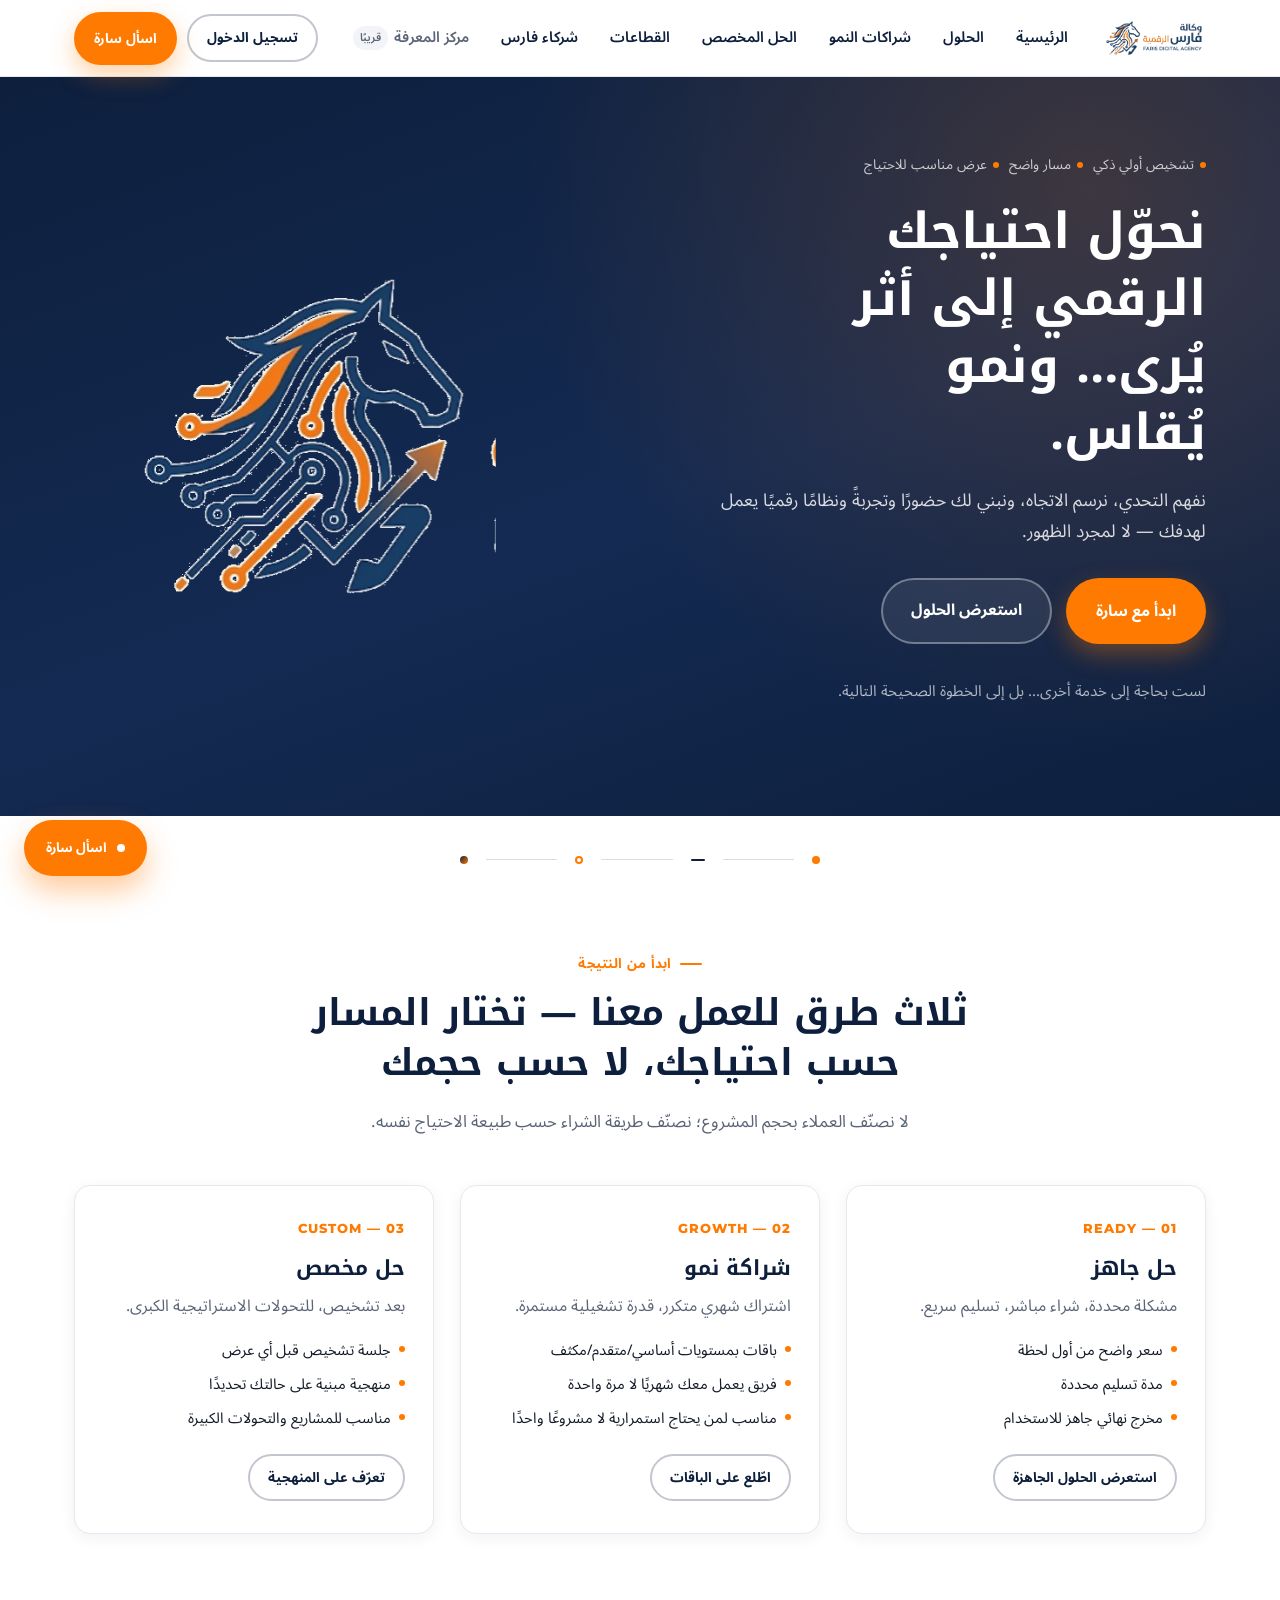
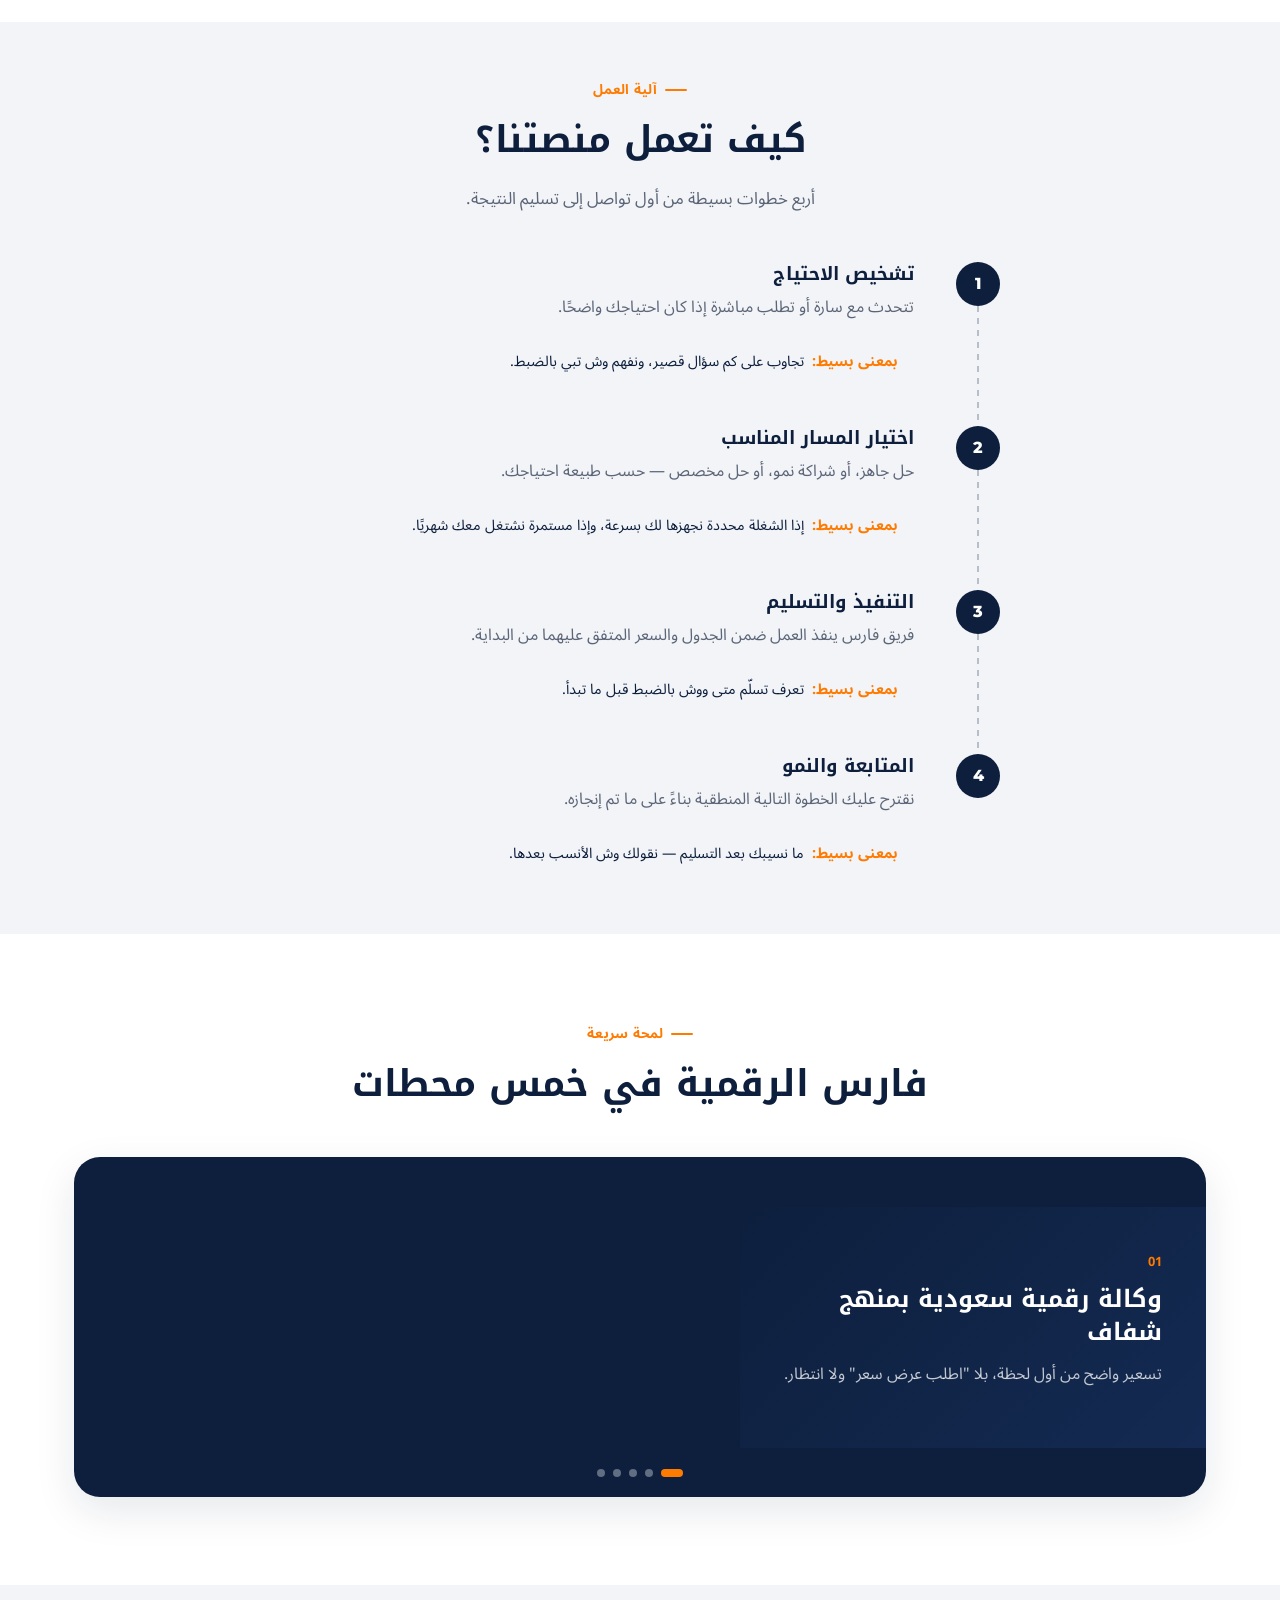
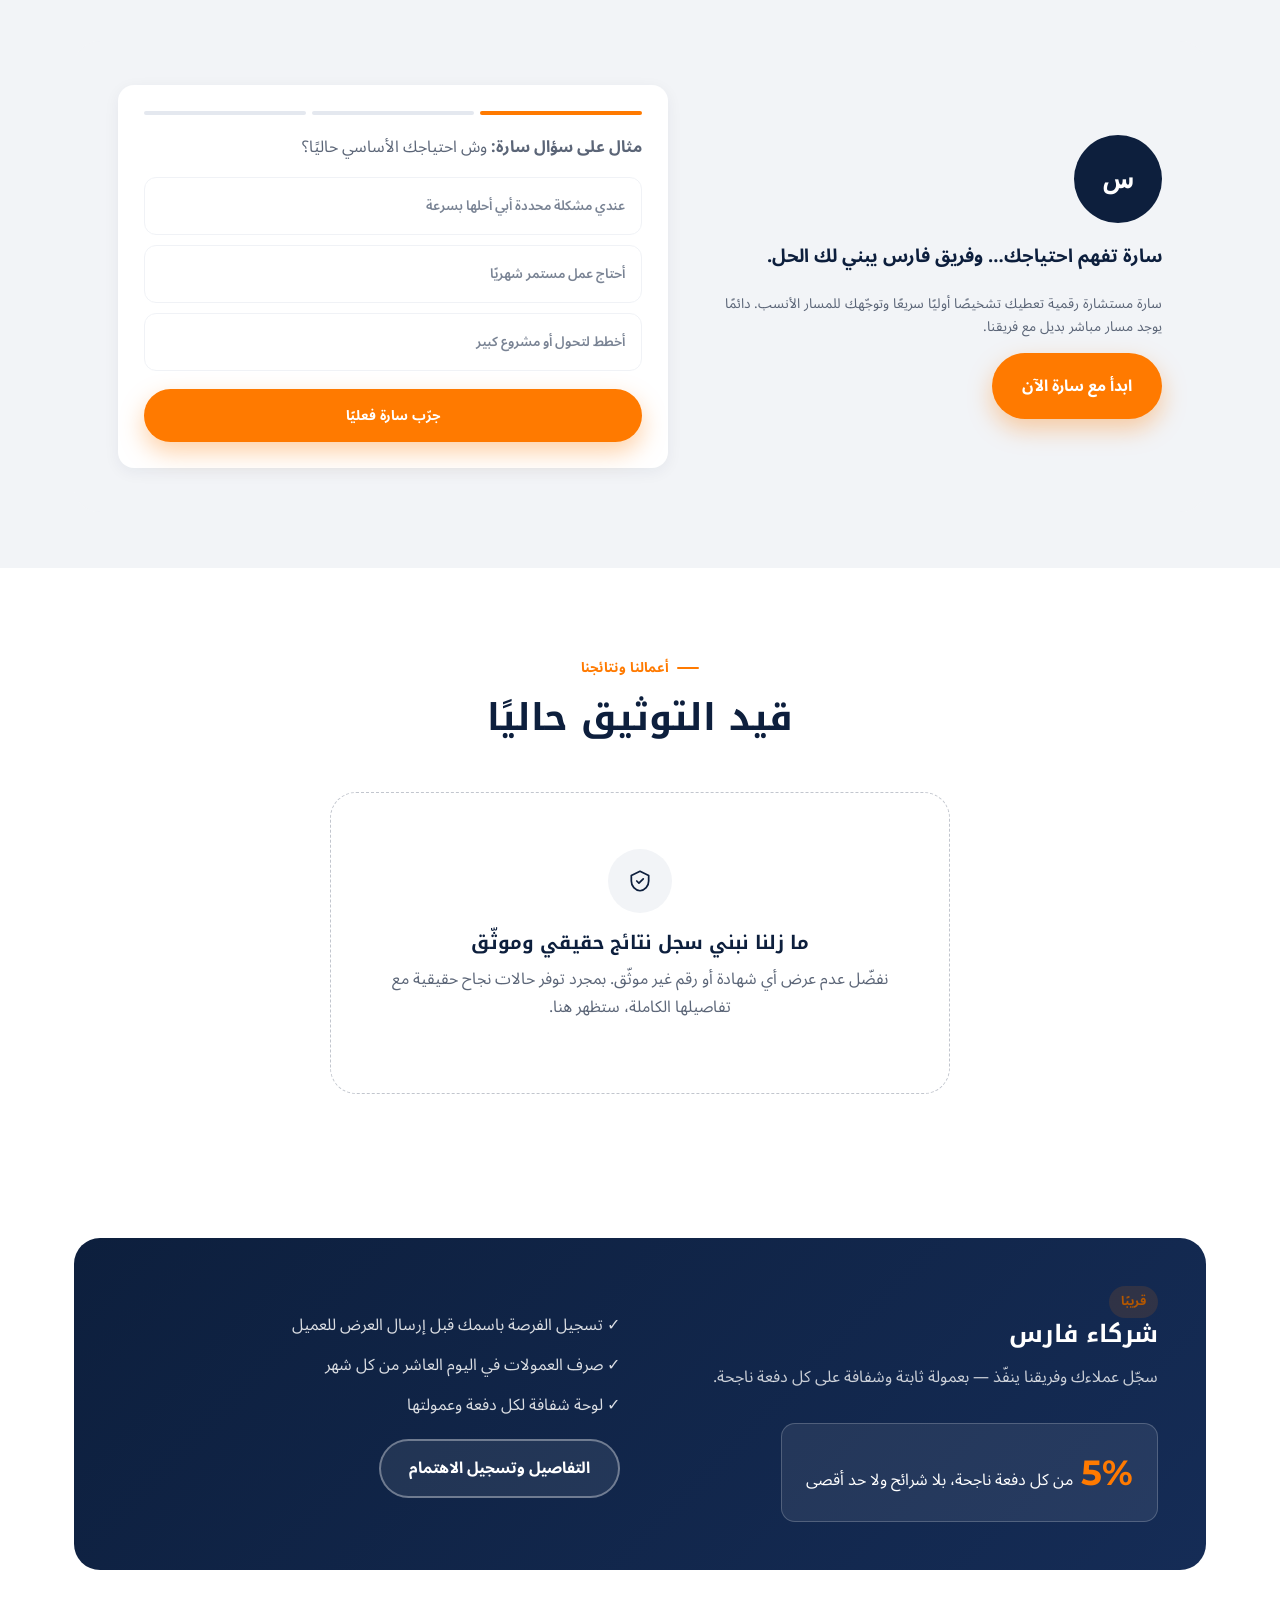
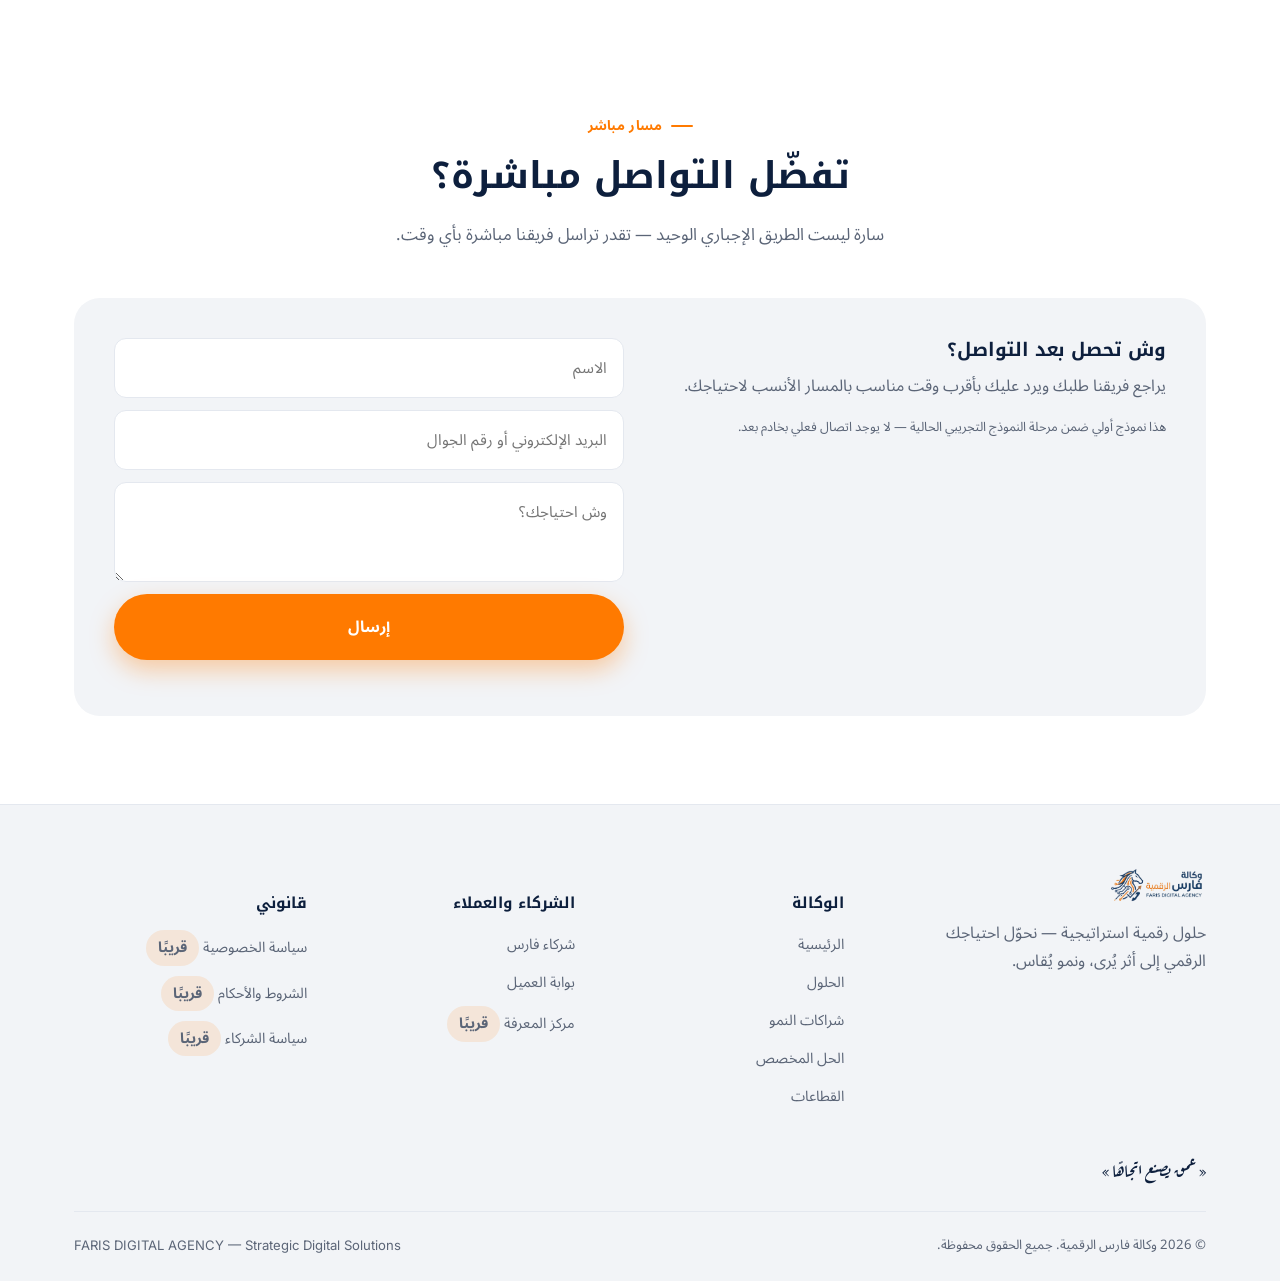
<file: index.html>
<title>وكالة فارس الرقمية | FARIS DIGITAL AGENCY</title>
<meta charset="UTF-8">
<meta name="viewport" content="width=device-width, initial-scale=1.0">
<meta name="description" content="وكالة فارس الرقمية — حلول رقمية استراتيجية. نحوّل احتياجك الرقمي إلى أثر يُرى… ونمو يُقاس.">
<link rel="icon" href="assets/logo/faris-icon.png" type="image/png">
<link rel="preconnect" href="https://fonts.googleapis.com">
<link rel="preconnect" href="https://fonts.gstatic.com" crossorigin>
<link href="https://fonts.googleapis.com/css2?family=Noto+Kufi+Arabic:wght@400;500;700;800&family=Noto+Sans+Arabic:wght@400;500;600;700&family=Montserrat:wght@700;800&family=Inter:wght@400;500;600&family=Aref+Ruqaa:wght@400;700&display=swap" rel="stylesheet">
<link rel="stylesheet" href="assets/css/style.css">

<body dir="rtl" lang="ar">

<header class="site-header">
  <div class="container">
    <a href="index.html" class="brand" aria-label="وكالة فارس الرقمية">
      <img src="assets/logo/faris-logo-full.png" alt="وكالة فارس الرقمية — FARIS DIGITAL AGENCY">
    </a>
    <nav class="main-nav">
      <ul>
        <li><a href="index.html">الرئيسية</a></li>
        <li><a href="solutions.html">الحلول</a></li>
        <li><a href="growth.html">شراكات النمو</a></li>
        <li><a href="custom.html">الحل المخصص</a></li>
        <li><a href="sectors.html">القطاعات</a></li>
        <li><a href="#partners">شركاء فارس</a></li>
        <li><span class="nav-soon">مركز المعرفة <em>قريبًا</em></span></li>
      </ul>
    </nav>
    <div class="header-actions">
      <a href="portal.html" class="btn btn-outline btn-sm">تسجيل الدخول</a>
      <button class="btn btn-primary btn-sm" data-sara-open>اسأل سارة</button>
      <button class="nav-toggle" aria-label="فتح القائمة" aria-expanded="false"><span></span><span></span><span></span></button>
    </div>
  </div>
</header>

<!-- ============ Hero ============ -->
<section class="hero">
  <div class="container hero-grid">
    <div>
      <div class="hero-trust">
        <span>تشخيص أولي ذكي</span><span>مسار واضح</span><span>عرض مناسب للاحتياج</span>
      </div>
      <h1>نحوّل احتياجك الرقمي إلى أثر يُرى… ونمو يُقاس.</h1>
      <p class="lead">نفهم التحدي، نرسم الاتجاه، ونبني لك حضورًا وتجربةً ونظامًا رقميًا يعمل لهدفك — لا لمجرد الظهور.</p>
      <div class="hero-ctas">
        <button class="btn btn-primary" data-sara-open>ابدأ مع سارة</button>
        <a href="solutions.html" class="btn btn-ghost-white">استعرض الحلول</a>
      </div>
      <p class="hero-closing">لست بحاجة إلى خدمة أخرى… بل إلى الخطوة الصحيحة التالية.</p>
    </div>
    <div class="hero-logo-wrap">
      <span class="speed-line l1"></span>
      <span class="speed-line l2"></span>
      <span class="speed-line l3"></span>
      <img class="hero-logo-img" src="assets/logo/faris-icon.png" alt="شعار وكالة فارس الرقمية">
    </div>
  </div>
</section>

<div class="container" style="padding-top:40px;">
  <div class="faris-divider" aria-hidden="true">
    <span class="fd-dot fd-1"></span><span class="fd-line"></span>
    <span class="fd-dot fd-2"></span><span class="fd-line"></span>
    <span class="fd-dot fd-3"></span><span class="fd-line"></span>
    <span class="fd-dot fd-4"></span>
  </div>
</div>

<!-- ============ 3 طرق العمل ============ -->
<section class="section" id="ways">
  <div class="container">
    <div class="section-head center">
      <span class="eyebrow">ابدأ من النتيجة</span>
      <h2>ثلاث طرق للعمل معنا — تختار المسار حسب احتياجك، لا حسب حجمك</h2>
      <p>لا نصنّف العملاء بحجم المشروع؛ نصنّف طريقة الشراء حسب طبيعة الاحتياج نفسه.</p>
    </div>
    <div class="ways-grid">
      <div class="way-card reveal">
        <span class="way-num">01 — READY</span>
        <h3>حل جاهز</h3>
        <p class="way-desc">مشكلة محددة، شراء مباشر، تسليم سريع.</p>
        <ul>
          <li>سعر واضح من أول لحظة</li>
          <li>مدة تسليم محددة</li>
          <li>مخرج نهائي جاهز للاستخدام</li>
        </ul>
        <a href="solutions.html" class="btn btn-outline btn-sm">استعرض الحلول الجاهزة</a>
      </div>
      <div class="way-card reveal">
        <span class="way-num">02 — GROWTH</span>
        <h3>شراكة نمو</h3>
        <p class="way-desc">اشتراك شهري متكرر، قدرة تشغيلية مستمرة.</p>
        <ul>
          <li>باقات بمستويات أساسي/متقدم/مكثف</li>
          <li>فريق يعمل معك شهريًا لا مرة واحدة</li>
          <li>مناسب لمن يحتاج استمرارية لا مشروعًا واحدًا</li>
        </ul>
        <a href="growth.html" class="btn btn-outline btn-sm">اطّلع على الباقات</a>
      </div>
      <div class="way-card reveal">
        <span class="way-num">03 — CUSTOM</span>
        <h3>حل مخصص</h3>
        <p class="way-desc">بعد تشخيص، للتحولات الاستراتيجية الكبرى.</p>
        <ul>
          <li>جلسة تشخيص قبل أي عرض</li>
          <li>منهجية مبنية على حالتك تحديدًا</li>
          <li>مناسب للمشاريع والتحولات الكبيرة</li>
        </ul>
        <a href="custom.html" class="btn btn-outline btn-sm">تعرّف على المنهجية</a>
      </div>
    </div>
  </div>
</section>

<!-- ============ كيف تعمل منصتنا ============ -->
<section class="section section-tight" style="background:var(--gray-light);" id="how">
  <div class="container">
    <div class="section-head center">
      <span class="eyebrow">آلية العمل</span>
      <h2>كيف تعمل منصتنا؟</h2>
      <p>أربع خطوات بسيطة من أول تواصل إلى تسليم النتيجة.</p>
    </div>
    <div class="ladder" style="max-width:720px;margin:0 auto;">
      <div class="ladder-step reveal">
        <div class="ladder-body">
          <h4>تشخيص الاحتياج</h4>
          <p>تتحدث مع سارة أو تطلب مباشرة إذا كان احتياجك واضحًا.</p>
          <div class="ladder-simple"><b>بمعنى بسيط:</b> تجاوب على كم سؤال قصير، ونفهم وش تبي بالضبط.</div>
        </div>
      </div>
      <div class="ladder-step reveal">
        <div class="ladder-body">
          <h4>اختيار المسار المناسب</h4>
          <p>حل جاهز، أو شراكة نمو، أو حل مخصص — حسب طبيعة احتياجك.</p>
          <div class="ladder-simple"><b>بمعنى بسيط:</b> إذا الشغلة محددة نجهزها لك بسرعة، وإذا مستمرة نشتغل معك شهريًا.</div>
        </div>
      </div>
      <div class="ladder-step reveal">
        <div class="ladder-body">
          <h4>التنفيذ والتسليم</h4>
          <p>فريق فارس ينفذ العمل ضمن الجدول والسعر المتفق عليهما من البداية.</p>
          <div class="ladder-simple"><b>بمعنى بسيط:</b> تعرف تسلّم متى ووش بالضبط قبل ما تبدأ.</div>
        </div>
      </div>
      <div class="ladder-step reveal">
        <div class="ladder-body">
          <h4>المتابعة والنمو</h4>
          <p>نقترح عليك الخطوة التالية المنطقية بناءً على ما تم إنجازه.</p>
          <div class="ladder-simple"><b>بمعنى بسيط:</b> ما نسيبك بعد التسليم — نقولك وش الأنسب بعدها.</div>
        </div>
      </div>
    </div>
  </div>
</section>

<!-- ============ Showreel ============ -->
<section class="section" id="showreel">
  <div class="container">
    <div class="section-head center">
      <span class="eyebrow">لمحة سريعة</span>
      <h2>فارس الرقمية في خمس محطات</h2>
    </div>
    <div class="showreel reveal">
      <div class="showreel-scene active">
        <div>
          <span class="scene-tag">01</span>
          <h3>وكالة رقمية سعودية بمنهج شفاف</h3>
          <p>تسعير واضح من أول لحظة، بلا "اطلب عرض سعر" ولا انتظار.</p>
        </div>
      </div>
      <div class="showreel-scene">
        <div>
          <span class="scene-tag">02</span>
          <h3>96 خدمة عبر 12 مسارًا</h3>
          <p>من الهوية البصرية إلى المواقع والمتاجر والأتمتة والمحتوى والتدريب.</p>
        </div>
      </div>
      <div class="showreel-scene">
        <div>
          <span class="scene-tag">03</span>
          <h3>ثلاث طرق للعمل، لا فئة واحدة تناسب الجميع</h3>
          <p>حل جاهز لتسليم سريع، شراكة نمو لاستمرارية شهرية، حل مخصص للتحولات الكبرى.</p>
        </div>
      </div>
      <div class="showreel-scene">
        <div>
          <span class="scene-tag">04</span>
          <h3>سارة تفهم احتياجك</h3>
          <p>مستشارة رقمية توجّهك للمسار الأنسب خلال دقيقة، مع مسار مباشر بديل دائمًا.</p>
        </div>
      </div>
      <div class="showreel-scene">
        <div>
          <span class="scene-tag">05</span>
          <h3>عمق يصنع اتجاهًا</h3>
          <p>لا نبيعك خدمة أخرى؛ نبني معك الخطوة الصحيحة التالية.</p>
        </div>
      </div>
      <div class="showreel-dots"></div>
    </div>
  </div>
</section>

<!-- ============ سارة ============ -->
<section class="section section-tight" style="background:var(--gray-light);" id="sara">
  <div class="container">
    <div class="sara-panel reveal">
      <div>
        <div class="sara-avatar">س</div>
        <p class="sara-quote">سارة تفهم احتياجك… وفريق فارس يبني لك الحل.</p>
        <p class="sara-note">سارة مستشارة رقمية تعطيك تشخيصًا أوليًا سريعًا وتوجّهك للمسار الأنسب. دائمًا يوجد مسار مباشر بديل مع فريقنا.</p>
        <button class="btn btn-primary" data-sara-open>ابدأ مع سارة الآن</button>
      </div>
      <div class="sara-demo">
        <div class="sara-progress"><span class="done"></span><span></span><span></span></div>
        <p><strong>مثال على سؤال سارة:</strong> وش احتياجك الأساسي حاليًا؟</p>
        <div class="sara-options" aria-hidden="true">
          <button type="button" tabindex="-1" disabled>عندي مشكلة محددة أبي أحلها بسرعة</button>
          <button type="button" tabindex="-1" disabled>أحتاج عمل مستمر شهريًا</button>
          <button type="button" tabindex="-1" disabled>أخطط لتحول أو مشروع كبير</button>
        </div>
        <button class="btn btn-primary btn-sm" style="margin-top:18px;width:100%;" data-sara-open>جرّب سارة فعليًا</button>
      </div>
    </div>
  </div>
</section>

<!-- ============ أعمالنا ونتائجنا (حالة فارغة صادقة) ============ -->
<section class="section" id="results">
  <div class="container">
    <div class="section-head center">
      <span class="eyebrow">أعمالنا ونتائجنا</span>
      <h2>قيد التوثيق حاليًا</h2>
    </div>
    <div class="empty-state reveal">
      <div class="icon-circle">
        <svg width="26" height="26" viewBox="0 0 24 24" fill="none"><path d="M9 12l2 2 4-4M12 3l8 4v5c0 5-3.5 8.5-8 9-4.5-.5-8-4-8-9V7l8-4Z" stroke="#0D1F3D" stroke-width="1.6" stroke-linecap="round" stroke-linejoin="round"/></svg>
      </div>
      <h3>ما زلنا نبني سجل نتائج حقيقي وموثّق</h3>
      <p>نفضّل عدم عرض أي شهادة أو رقم غير موثّق. بمجرد توفر حالات نجاح حقيقية مع تفاصيلها الكاملة، ستظهر هنا.</p>
    </div>
  </div>
</section>

<!-- ============ شركاء فارس ============ -->
<section class="section section-tight" id="partners">
  <div class="container">
    <div class="partners-panel reveal">
      <div>
        <span class="badge badge-soon">قريبًا</span>
        <h2 style="color:#fff;">شركاء فارس</h2>
        <p>سجّل عملاءك وفريقنا ينفّذ — بعمولة ثابتة وشفافة على كل دفعة ناجحة.</p>
        <div class="commission-tag">
          <b>5%</b>
          <span>من كل دفعة ناجحة، بلا شرائح ولا حد أقصى</span>
        </div>
      </div>
      <div>
        <ul style="display:flex;flex-direction:column;gap:12px;color:rgba(255,255,255,.85);">
          <li>✓ تسجيل الفرصة باسمك قبل إرسال العرض للعميل</li>
          <li>✓ صرف العمولات في اليوم العاشر من كل شهر</li>
          <li>✓ لوحة شفافة لكل دفعة وعمولتها</li>
        </ul>
        <a href="partners.html" class="btn btn-ghost-white" style="margin-top:20px;">التفاصيل وتسجيل الاهتمام</a>
      </div>
    </div>
  </div>
</section>

<!-- ============ تواصل مباشر (مسار بديل لسارة) ============ -->
<section class="section" id="contact">
  <div class="container">
    <div class="section-head center">
      <span class="eyebrow">مسار مباشر</span>
      <h2>تفضّل التواصل مباشرة؟</h2>
      <p>سارة ليست الطريق الإجباري الوحيد — تقدر تراسل فريقنا مباشرة بأي وقت.</p>
    </div>
    <div class="contact-box reveal">
      <div>
        <h3>وش تحصل بعد التواصل؟</h3>
        <p>يراجع فريقنا طلبك ويرد عليك بأقرب وقت مناسب بالمسار الأنسب لاحتياجك.</p>
        <p class="form-note">هذا نموذج أولي ضمن مرحلة النموذج التجريبي الحالية — لا يوجد اتصال فعلي بخادم بعد.</p>
      </div>
      <form id="contact-form" class="contact-form">
        <input type="text" placeholder="الاسم" required>
        <input type="text" placeholder="البريد الإلكتروني أو رقم الجوال" required>
        <textarea placeholder="وش احتياجك؟" required></textarea>
        <button type="submit" class="btn btn-primary">إرسال</button>
      </form>
    </div>
  </div>
</section>

<footer class="site-footer">
  <div class="container">
    <div class="footer-top">
      <div class="footer-brand">
        <img src="assets/logo/faris-logo-full.png" alt="وكالة فارس الرقمية">
        <p>حلول رقمية استراتيجية — نحوّل احتياجك الرقمي إلى أثر يُرى، ونمو يُقاس.</p>
      </div>
      <div class="footer-col">
        <h5>الوكالة</h5>
        <ul>
          <li><a href="index.html">الرئيسية</a></li>
          <li><a href="solutions.html">الحلول</a></li>
          <li><a href="growth.html">شراكات النمو</a></li>
          <li><a href="custom.html">الحل المخصص</a></li>
          <li><a href="sectors.html">القطاعات</a></li>
        </ul>
      </div>
      <div class="footer-col">
        <h5>الشركاء والعملاء</h5>
        <ul>
          <li><a href="#partners">شركاء فارس</a></li>
          <li><a href="portal.html">بوابة العميل</a></li>
          <li><span>مركز المعرفة <span class="badge badge-soon">قريبًا</span></span></li>
        </ul>
      </div>
      <div class="footer-col">
        <h5>قانوني</h5>
        <ul>
          <li><span>سياسة الخصوصية <span class="badge badge-soon">قريبًا</span></span></li>
          <li><span>الشروط والأحكام <span class="badge badge-soon">قريبًا</span></span></li>
          <li><span>سياسة الشركاء <span class="badge badge-soon">قريبًا</span></span></li>
        </ul>
      </div>
    </div>
    <p class="footer-tagline">« عمق يصنع اتجاهًا »</p>
    <div class="footer-bottom">
      <span>© <span data-year></span> وكالة فارس الرقمية. جميع الحقوق محفوظة.</span>
      <span class="en">FARIS DIGITAL AGENCY — Strategic Digital Solutions</span>
    </div>
  </div>
</footer>

<button class="sara-fab" data-sara-open aria-label="اسأل سارة">
  <span class="dot"></span> اسأل سارة
</button>

<div class="sara-modal-backdrop">
  <div class="sara-modal" role="dialog" aria-modal="true" aria-label="سارة — مستشارة فارس الرقمية">
    <button class="sara-modal-close" aria-label="إغلاق">×</button>
    <div class="sara-modal-header">
      <div class="sara-avatar">س</div>
      <div>
        <strong>سارة — مستشارة فارس الرقمية</strong><br>
        <small>سارة تفهم… وفارس يبني.</small>
      </div>
    </div>
    <div class="sara-prefill-box" hidden style="margin-bottom:14px;">
      <span class="badge">مهتم بـ: <span data-sara-prefill></span></span>
    </div>
    <div class="sara-progress"><span class="done"></span><span></span><span></span></div>
    <div class="sara-demo-step active" data-step="1">
      <p>وش احتياجك الأساسي حاليًا؟</p>
      <div class="sara-options" data-step="1">
        <button data-value="مشكلة محددة">عندي مشكلة محددة أبي أحلها بسرعة</button>
        <button data-value="قدرة تشغيلية مستمرة">أحتاج عمل مستمر شهريًا (محتوى، إدارة، دعم)</button>
        <button data-value="تحول استراتيجي كبير">أخطط لتحول أو مشروع كبير</button>
      </div>
    </div>
    <div class="sara-demo-step" data-step="2">
      <p>تمام، وأنسب وصف لتوقيتك؟</p>
      <div class="sara-options" data-step="2">
        <button data-value="عاجل">أحتاجه بأقرب وقت</button>
        <button data-value="مرن">عندي مرونة بالوقت</button>
      </div>
    </div>
    <div class="sara-demo-step" data-step="3">
      <div class="sara-result"></div>
      <button class="sara-restart">ابدأ من جديد</button>
    </div>
    <p class="sara-note" style="margin-top:18px;">هذا تشخيص أولي مبسّط لتوجيهك للمسار الأنسب فقط. <a href="#contact" onclick="document.querySelector('.sara-modal-backdrop').classList.remove('open')">أو تواصل مباشرة مع الفريق</a>.</p>
  </div>
</div>

<script src="assets/js/main.js"></script>
</body>
</file>
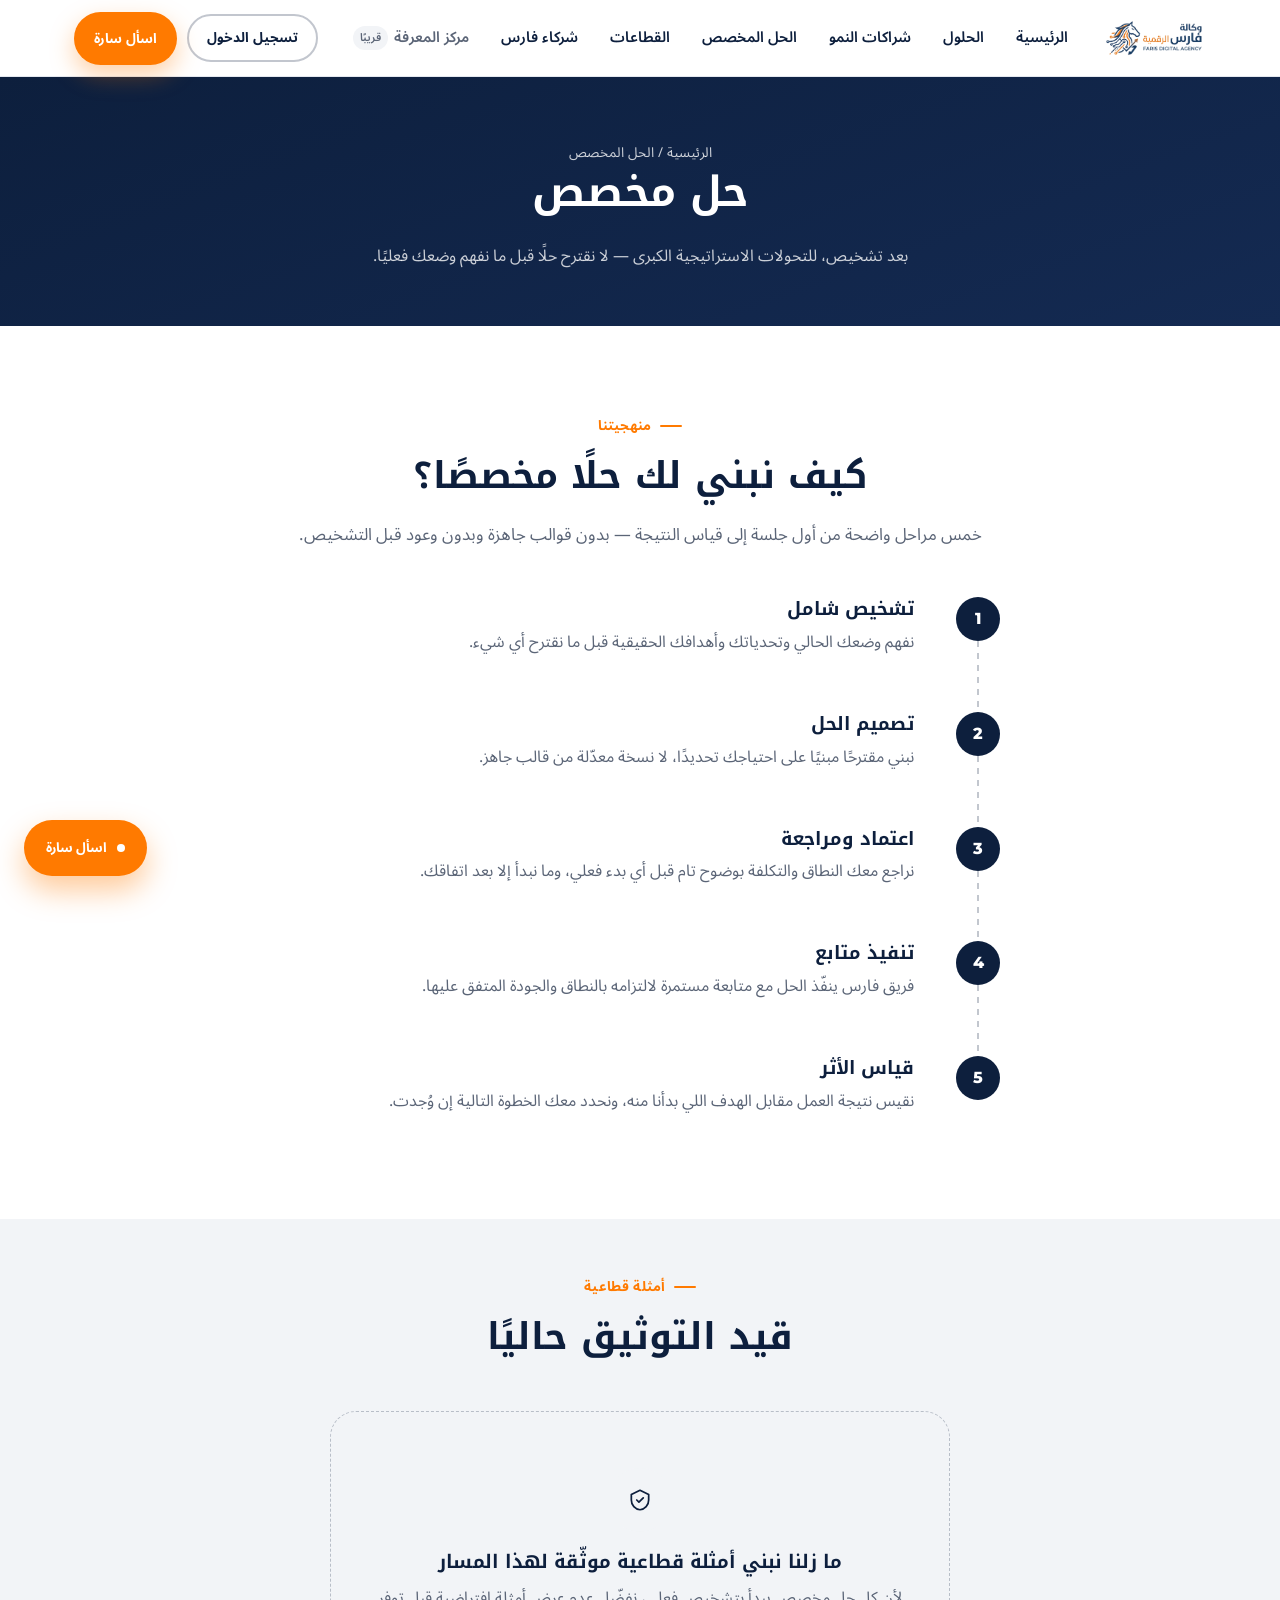
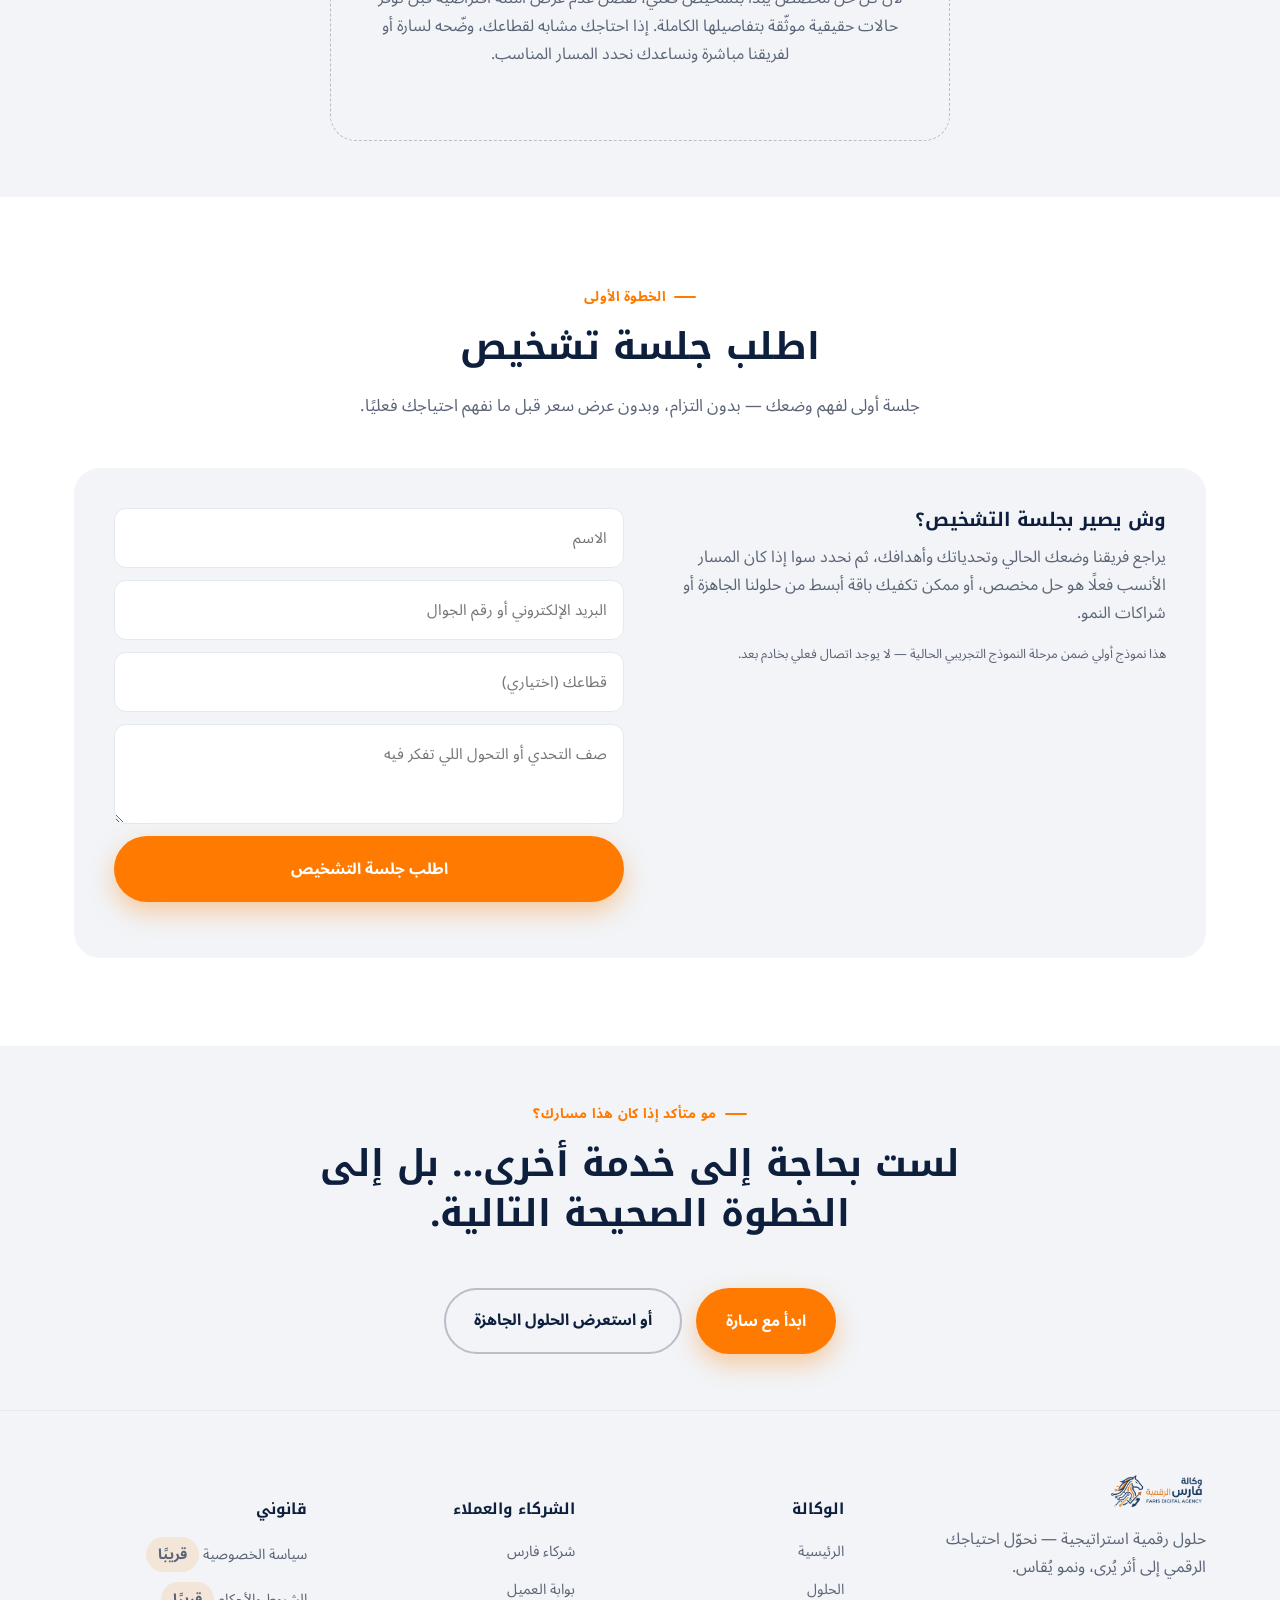
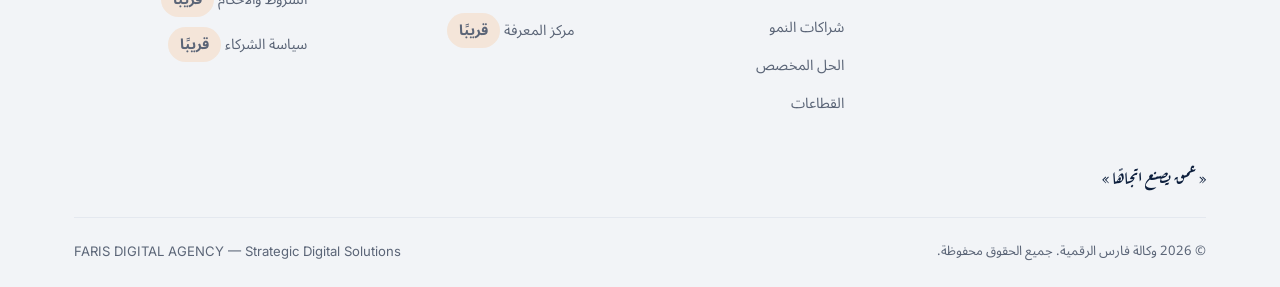
<file: custom.html>
<title>الحل المخصص | وكالة فارس الرقمية</title>
<meta charset="UTF-8">
<meta name="viewport" content="width=device-width, initial-scale=1.0">
<meta name="description" content="حل مخصص من وكالة فارس الرقمية — بعد تشخيص، للتحولات الاستراتيجية الكبرى. منهجية واضحة من التشخيص إلى قياس الأثر.">
<link rel="icon" href="assets/logo/faris-icon.png" type="image/png">
<link rel="preconnect" href="https://fonts.googleapis.com">
<link rel="preconnect" href="https://fonts.gstatic.com" crossorigin>
<link href="https://fonts.googleapis.com/css2?family=Noto+Kufi+Arabic:wght@400;500;700;800&family=Noto+Sans+Arabic:wght@400;500;600;700&family=Montserrat:wght@700;800&family=Inter:wght@400;500;600&family=Aref+Ruqaa:wght@400;700&display=swap" rel="stylesheet">
<link rel="stylesheet" href="assets/css/style.css">

<body dir="rtl" lang="ar">

<header class="site-header">
  <div class="container">
    <a href="index.html" class="brand" aria-label="وكالة فارس الرقمية">
      <img src="assets/logo/faris-logo-full.png" alt="وكالة فارس الرقمية — FARIS DIGITAL AGENCY">
    </a>
    <nav class="main-nav">
      <ul>
        <li><a href="index.html">الرئيسية</a></li>
        <li><a href="solutions.html">الحلول</a></li>
        <li><a href="growth.html">شراكات النمو</a></li>
        <li><a href="custom.html">الحل المخصص</a></li>
        <li><a href="sectors.html">القطاعات</a></li>
        <li><a href="index.html#partners">شركاء فارس</a></li>
        <li><span class="nav-soon">مركز المعرفة <em>قريبًا</em></span></li>
      </ul>
    </nav>
    <div class="header-actions">
      <a href="portal.html" class="btn btn-outline btn-sm">تسجيل الدخول</a>
      <button class="btn btn-primary btn-sm" data-sara-open>اسأل سارة</button>
      <button class="nav-toggle" aria-label="فتح القائمة" aria-expanded="false"><span></span><span></span><span></span></button>
    </div>
  </div>
</header>

<section class="page-hero">
  <div class="container">
    <p class="breadcrumb"><a href="index.html">الرئيسية</a> / الحل المخصص</p>
    <h1>حل مخصص</h1>
    <p>بعد تشخيص، للتحولات الاستراتيجية الكبرى — لا نقترح حلًا قبل ما نفهم وضعك فعليًا.</p>
  </div>
</section>

<section class="section">
  <div class="container">
    <div class="section-head center">
      <span class="eyebrow">منهجيتنا</span>
      <h2>كيف نبني لك حلًا مخصصًا؟</h2>
      <p>خمس مراحل واضحة من أول جلسة إلى قياس النتيجة — بدون قوالب جاهزة وبدون وعود قبل التشخيص.</p>
    </div>
    <div class="ladder" style="max-width:720px;margin:0 auto;">
      <div class="ladder-step reveal">
        <div class="ladder-body">
          <h4>تشخيص شامل</h4>
          <p>نفهم وضعك الحالي وتحدياتك وأهدافك الحقيقية قبل ما نقترح أي شيء.</p>
        </div>
      </div>
      <div class="ladder-step reveal">
        <div class="ladder-body">
          <h4>تصميم الحل</h4>
          <p>نبني مقترحًا مبنيًا على احتياجك تحديدًا، لا نسخة معدّلة من قالب جاهز.</p>
        </div>
      </div>
      <div class="ladder-step reveal">
        <div class="ladder-body">
          <h4>اعتماد ومراجعة</h4>
          <p>نراجع معك النطاق والتكلفة بوضوح تام قبل أي بدء فعلي، وما نبدأ إلا بعد اتفاقك.</p>
        </div>
      </div>
      <div class="ladder-step reveal">
        <div class="ladder-body">
          <h4>تنفيذ متابع</h4>
          <p>فريق فارس ينفّذ الحل مع متابعة مستمرة لالتزامه بالنطاق والجودة المتفق عليها.</p>
        </div>
      </div>
      <div class="ladder-step reveal">
        <div class="ladder-body">
          <h4>قياس الأثر</h4>
          <p>نقيس نتيجة العمل مقابل الهدف اللي بدأنا منه، ونحدد معك الخطوة التالية إن وُجدت.</p>
        </div>
      </div>
    </div>
  </div>
</section>

<section class="section section-tight" style="background:var(--gray-light);">
  <div class="container">
    <div class="section-head center">
      <span class="eyebrow">أمثلة قطاعية</span>
      <h2>قيد التوثيق حاليًا</h2>
    </div>
    <div class="empty-state reveal">
      <div class="icon-circle">
        <svg width="26" height="26" viewBox="0 0 24 24" fill="none"><path d="M9 12l2 2 4-4M12 3l8 4v5c0 5-3.5 8.5-8 9-4.5-.5-8-4-8-9V7l8-4Z" stroke="#0D1F3D" stroke-width="1.6" stroke-linecap="round" stroke-linejoin="round"/></svg>
      </div>
      <h3>ما زلنا نبني أمثلة قطاعية موثّقة لهذا المسار</h3>
      <p>لأن كل حل مخصص يبدأ بتشخيص فعلي، نفضّل عدم عرض أمثلة افتراضية قبل توفر حالات حقيقية موثّقة بتفاصيلها الكاملة. إذا احتاجك مشابه لقطاعك، وضّحه لسارة أو لفريقنا مباشرة ونساعدك نحدد المسار المناسب.</p>
    </div>
  </div>
</section>

<section class="section" id="diagnosis">
  <div class="container">
    <div class="section-head center">
      <span class="eyebrow">الخطوة الأولى</span>
      <h2>اطلب جلسة تشخيص</h2>
      <p>جلسة أولى لفهم وضعك — بدون التزام، وبدون عرض سعر قبل ما نفهم احتياجك فعليًا.</p>
    </div>
    <div class="contact-box reveal">
      <div>
        <h3>وش يصير بجلسة التشخيص؟</h3>
        <p>يراجع فريقنا وضعك الحالي وتحدياتك وأهدافك، ثم نحدد سوا إذا كان المسار الأنسب فعلًا هو حل مخصص، أو ممكن تكفيك باقة أبسط من حلولنا الجاهزة أو شراكات النمو.</p>
        <p class="form-note">هذا نموذج أولي ضمن مرحلة النموذج التجريبي الحالية — لا يوجد اتصال فعلي بخادم بعد.</p>
      </div>
      <form id="diagnosis-form" class="contact-form">
        <input type="text" placeholder="الاسم" required>
        <input type="text" placeholder="البريد الإلكتروني أو رقم الجوال" required>
        <input type="text" placeholder="قطاعك (اختياري)">
        <textarea placeholder="صف التحدي أو التحول اللي تفكر فيه" required></textarea>
        <button type="submit" class="btn btn-primary">اطلب جلسة التشخيص</button>
      </form>
    </div>
  </div>
</section>

<section class="section section-tight" style="background:var(--gray-light);">
  <div class="container">
    <div class="section-head center">
      <span class="eyebrow">مو متأكد إذا كان هذا مسارك؟</span>
      <h2>لست بحاجة إلى خدمة أخرى… بل إلى الخطوة الصحيحة التالية.</h2>
    </div>
    <div style="display:flex;gap:14px;justify-content:center;flex-wrap:wrap;">
      <button class="btn btn-primary" data-sara-open="حل مخصص">ابدأ مع سارة</button>
      <a href="solutions.html" class="btn btn-outline">أو استعرض الحلول الجاهزة</a>
    </div>
  </div>
</section>

<footer class="site-footer">
  <div class="container">
    <div class="footer-top">
      <div class="footer-brand">
        <img src="assets/logo/faris-logo-full.png" alt="وكالة فارس الرقمية">
        <p>حلول رقمية استراتيجية — نحوّل احتياجك الرقمي إلى أثر يُرى، ونمو يُقاس.</p>
      </div>
      <div class="footer-col">
        <h5>الوكالة</h5>
        <ul>
          <li><a href="index.html">الرئيسية</a></li>
          <li><a href="solutions.html">الحلول</a></li>
          <li><a href="growth.html">شراكات النمو</a></li>
          <li><a href="custom.html">الحل المخصص</a></li>
          <li><a href="sectors.html">القطاعات</a></li>
        </ul>
      </div>
      <div class="footer-col">
        <h5>الشركاء والعملاء</h5>
        <ul>
          <li><a href="index.html#partners">شركاء فارس</a></li>
          <li><a href="portal.html">بوابة العميل</a></li>
          <li><span>مركز المعرفة <span class="badge badge-soon">قريبًا</span></span></li>
        </ul>
      </div>
      <div class="footer-col">
        <h5>قانوني</h5>
        <ul>
          <li><span>سياسة الخصوصية <span class="badge badge-soon">قريبًا</span></span></li>
          <li><span>الشروط والأحكام <span class="badge badge-soon">قريبًا</span></span></li>
          <li><span>سياسة الشركاء <span class="badge badge-soon">قريبًا</span></span></li>
        </ul>
      </div>
    </div>
    <p class="footer-tagline">« عمق يصنع اتجاهًا »</p>
    <div class="footer-bottom">
      <span>© <span data-year></span> وكالة فارس الرقمية. جميع الحقوق محفوظة.</span>
      <span class="en">FARIS DIGITAL AGENCY — Strategic Digital Solutions</span>
    </div>
  </div>
</footer>

<button class="sara-fab" data-sara-open aria-label="اسأل سارة">
  <span class="dot"></span> اسأل سارة
</button>

<div class="sara-modal-backdrop">
  <div class="sara-modal" role="dialog" aria-modal="true" aria-label="سارة — مستشارة فارس الرقمية">
    <button class="sara-modal-close" aria-label="إغلاق">×</button>
    <div class="sara-modal-header">
      <div class="sara-avatar">س</div>
      <div>
        <strong>سارة — مستشارة فارس الرقمية</strong><br>
        <small>سارة تفهم… وفارس يبني.</small>
      </div>
    </div>
    <div class="sara-prefill-box" hidden style="margin-bottom:14px;">
      <span class="badge">مهتم بـ: <span data-sara-prefill></span></span>
    </div>
    <div class="sara-progress"><span class="done"></span><span></span><span></span></div>
    <div class="sara-demo-step active" data-step="1">
      <p>وش احتياجك الأساسي حاليًا؟</p>
      <div class="sara-options" data-step="1">
        <button data-value="مشكلة محددة">عندي مشكلة محددة أبي أحلها بسرعة</button>
        <button data-value="قدرة تشغيلية مستمرة">أحتاج عمل مستمر شهريًا (محتوى، إدارة، دعم)</button>
        <button data-value="تحول استراتيجي كبير">أخطط لتحول أو مشروع كبير</button>
      </div>
    </div>
    <div class="sara-demo-step" data-step="2">
      <p>تمام، وأنسب وصف لتوقيتك؟</p>
      <div class="sara-options" data-step="2">
        <button data-value="عاجل">أحتاجه بأقرب وقت</button>
        <button data-value="مرن">عندي مرونة بالوقت</button>
      </div>
    </div>
    <div class="sara-demo-step" data-step="3">
      <div class="sara-result"></div>
      <button class="sara-restart">ابدأ من جديد</button>
    </div>
    <p class="sara-note" style="margin-top:18px;">هذا تشخيص أولي مبسّط لتوجيهك للمسار الأنسب فقط. <a href="index.html#contact">أو تواصل مباشرة مع الفريق</a>.</p>
  </div>
</div>

<script src="assets/js/main.js"></script>
</body>
</file>
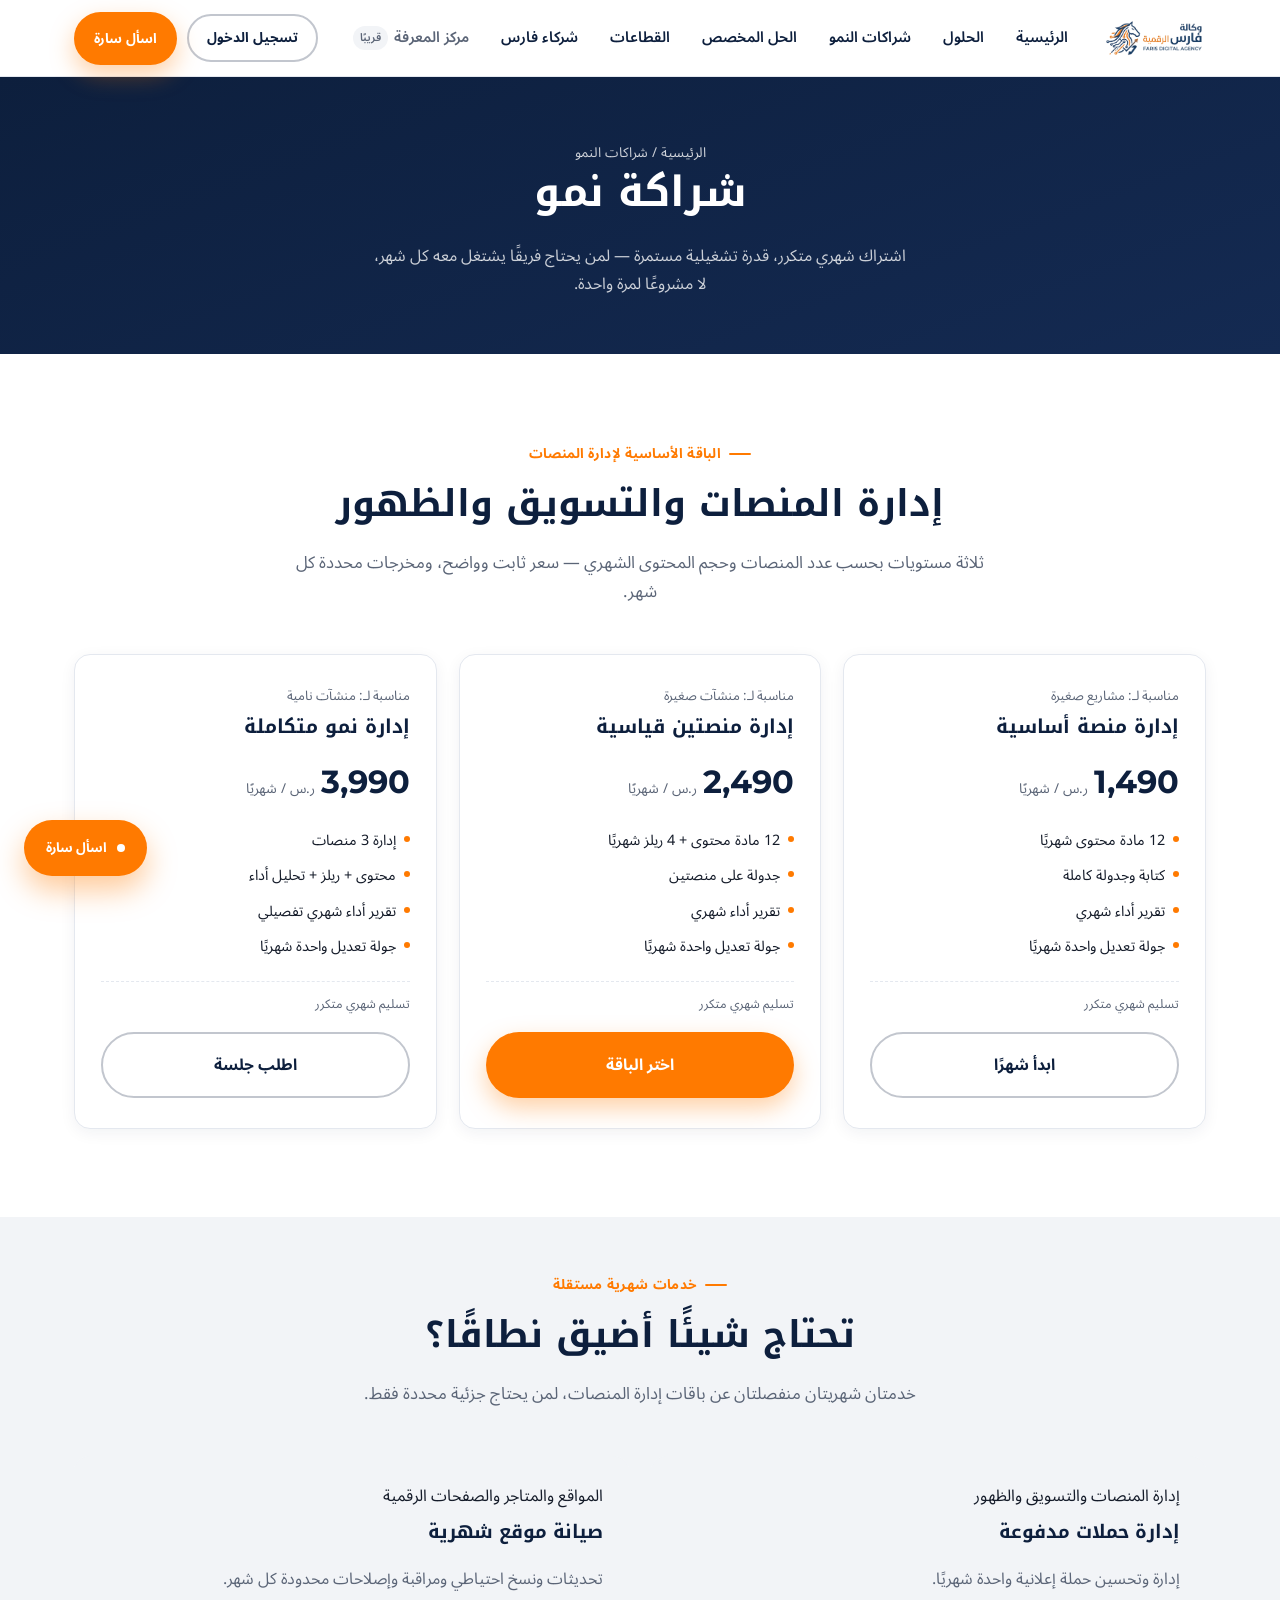
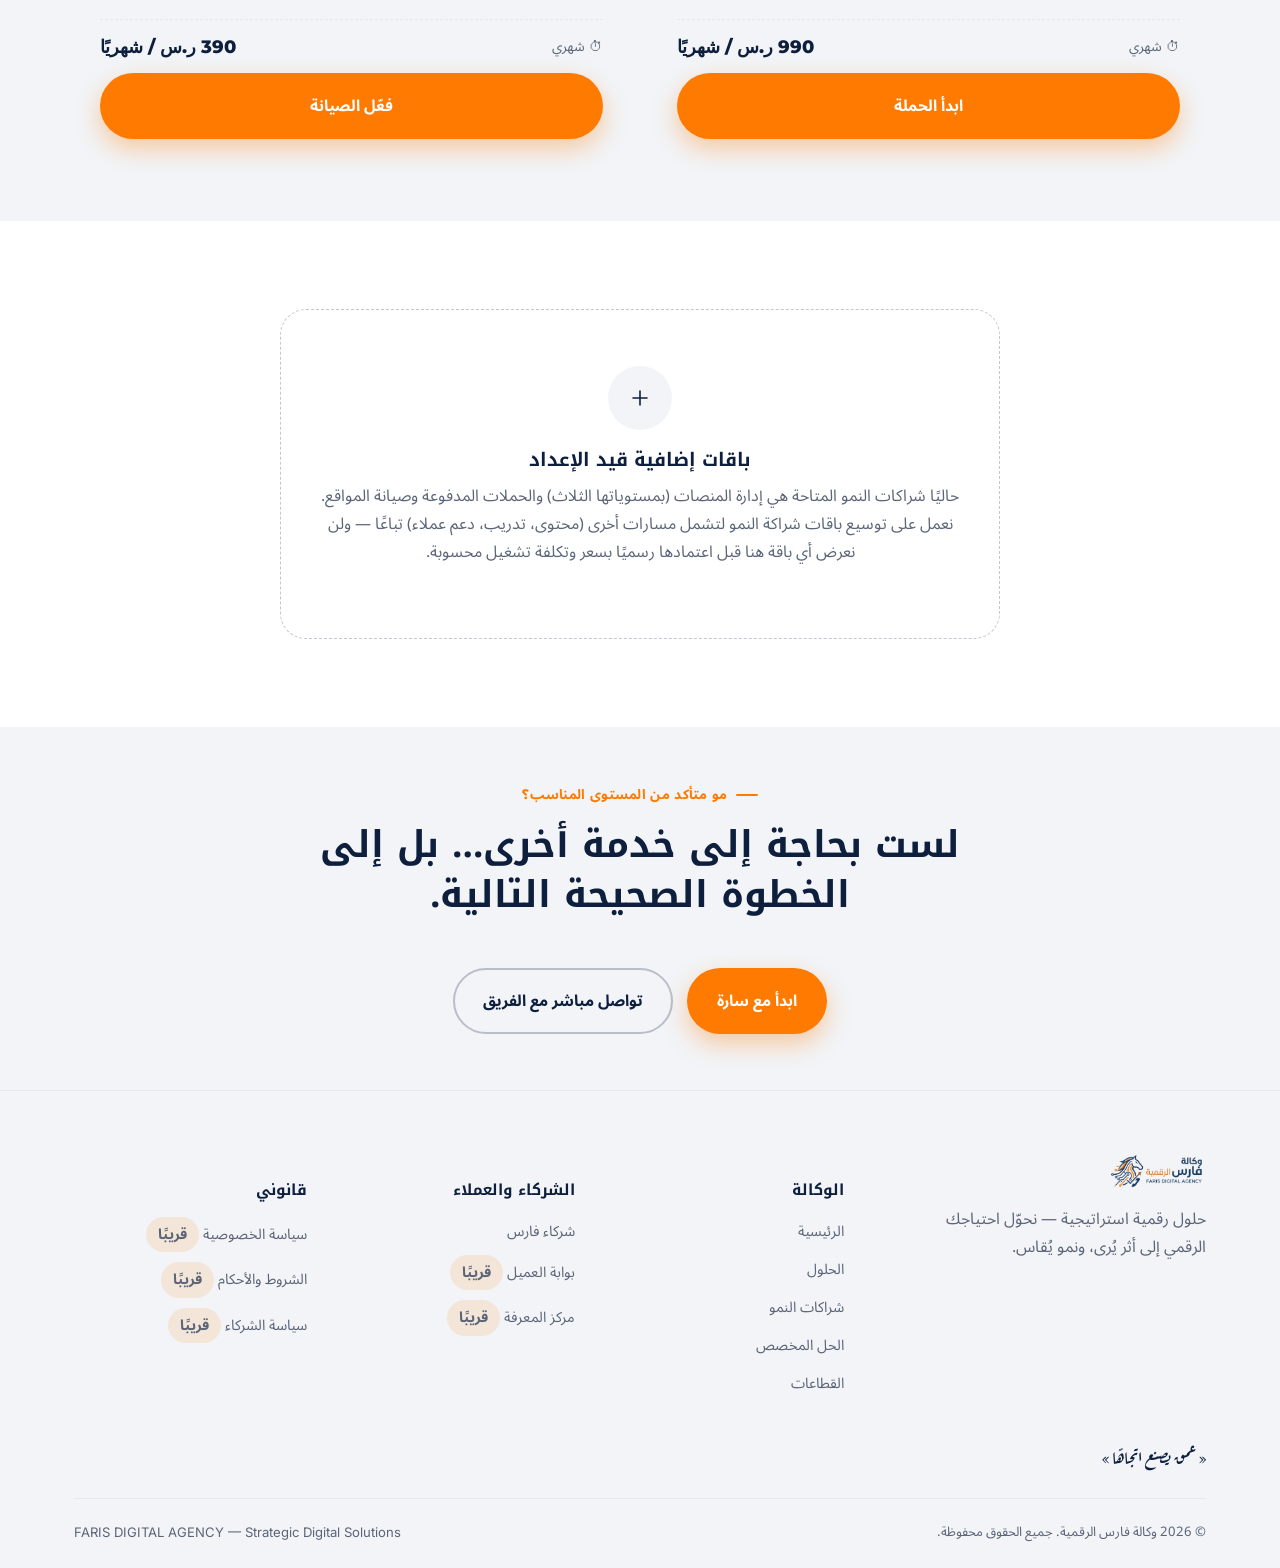
<file: growth.html>
<title>شراكات النمو | وكالة فارس الرقمية</title>
<meta charset="UTF-8">
<meta name="viewport" content="width=device-width, initial-scale=1.0">
<meta name="description" content="شراكات النمو من وكالة فارس الرقمية — اشتراك شهري متكرر وقدرة تشغيلية مستمرة، بدل مشروع لمرة واحدة.">
<link rel="icon" href="assets/logo/faris-icon.png" type="image/png">
<link rel="preconnect" href="https://fonts.googleapis.com">
<link rel="preconnect" href="https://fonts.gstatic.com" crossorigin>
<link href="https://fonts.googleapis.com/css2?family=Noto+Kufi+Arabic:wght@400;500;700;800&family=Noto+Sans+Arabic:wght@400;500;600;700&family=Montserrat:wght@700;800&family=Inter:wght@400;500;600&family=Aref+Ruqaa:wght@400;700&display=swap" rel="stylesheet">
<link rel="stylesheet" href="assets/css/style.css">

<body dir="rtl" lang="ar">

<header class="site-header">
  <div class="container">
    <a href="index.html" class="brand" aria-label="وكالة فارس الرقمية">
      <img src="assets/logo/faris-logo-full.png" alt="وكالة فارس الرقمية — FARIS DIGITAL AGENCY">
    </a>
    <nav class="main-nav">
      <ul>
        <li><a href="index.html">الرئيسية</a></li>
        <li><a href="solutions.html">الحلول</a></li>
        <li><a href="growth.html">شراكات النمو</a></li>
        <li><a href="custom.html">الحل المخصص</a></li>
        <li><a href="sectors.html">القطاعات</a></li>
        <li><a href="index.html#partners">شركاء فارس</a></li>
        <li><span class="nav-soon">مركز المعرفة <em>قريبًا</em></span></li>
      </ul>
    </nav>
    <div class="header-actions">
      <a href="#" class="btn btn-outline btn-sm" data-soon="بوابة العملاء قيد الإنشاء — قريبًا">تسجيل الدخول</a>
      <button class="btn btn-primary btn-sm" data-sara-open>اسأل سارة</button>
      <button class="nav-toggle" aria-label="فتح القائمة" aria-expanded="false"><span></span><span></span><span></span></button>
    </div>
  </div>
</header>

<section class="page-hero">
  <div class="container">
    <p class="breadcrumb"><a href="index.html">الرئيسية</a> / شراكات النمو</p>
    <h1>شراكة نمو</h1>
    <p>اشتراك شهري متكرر، قدرة تشغيلية مستمرة — لمن يحتاج فريقًا يشتغل معه كل شهر، لا مشروعًا لمرة واحدة.</p>
  </div>
</section>

<section class="section">
  <div class="container">
    <div class="section-head center">
      <span class="eyebrow">الباقة الأساسية لإدارة المنصات</span>
      <h2>إدارة المنصات والتسويق والظهور</h2>
      <p>ثلاثة مستويات بحسب عدد المنصات وحجم المحتوى الشهري — سعر ثابت وواضح، ومخرجات محددة كل شهر.</p>
    </div>
    <div class="tier-grid">
      <div class="tier-card reveal">
        <span class="tier-audience">مناسبة لـ: مشاريع صغيرة</span>
        <h3>إدارة منصة أساسية</h3>
        <div class="tier-price"><b>1,490</b><span>ر.س / شهريًا</span></div>
        <ul>
          <li>12 مادة محتوى شهريًا</li>
          <li>كتابة وجدولة كاملة</li>
          <li>تقرير أداء شهري</li>
          <li>جولة تعديل واحدة شهريًا</li>
        </ul>
        <span class="tier-sla">تسليم شهري متكرر</span>
        <button class="btn btn-outline" data-sara-open="إدارة منصة أساسية">ابدأ شهرًا</button>
      </div>
      <div class="tier-card reveal">
        <span class="tier-audience">مناسبة لـ: منشآت صغيرة</span>
        <h3>إدارة منصتين قياسية</h3>
        <div class="tier-price"><b>2,490</b><span>ر.س / شهريًا</span></div>
        <ul>
          <li>12 مادة محتوى + 4 ريلز شهريًا</li>
          <li>جدولة على منصتين</li>
          <li>تقرير أداء شهري</li>
          <li>جولة تعديل واحدة شهريًا</li>
        </ul>
        <span class="tier-sla">تسليم شهري متكرر</span>
        <button class="btn btn-primary" data-sara-open="إدارة منصتين قياسية">اختر الباقة</button>
      </div>
      <div class="tier-card reveal">
        <span class="tier-audience">مناسبة لـ: منشآت نامية</span>
        <h3>إدارة نمو متكاملة</h3>
        <div class="tier-price"><b>3,990</b><span>ر.س / شهريًا</span></div>
        <ul>
          <li>إدارة 3 منصات</li>
          <li>محتوى + ريلز + تحليل أداء</li>
          <li>تقرير أداء شهري تفصيلي</li>
          <li>جولة تعديل واحدة شهريًا</li>
        </ul>
        <span class="tier-sla">تسليم شهري متكرر</span>
        <button class="btn btn-outline" data-sara-open="إدارة نمو متكاملة">اطلب جلسة</button>
      </div>
    </div>
  </div>
</section>

<section class="section section-tight" style="background:var(--gray-light);">
  <div class="container">
    <div class="section-head center">
      <span class="eyebrow">خدمات شهرية مستقلة</span>
      <h2>تحتاج شيئًا أضيق نطاقًا؟</h2>
      <p>خدمتان شهريتان منفصلتان عن باقات إدارة المنصات، لمن يحتاج جزئية محددة فقط.</p>
    </div>
    <div class="addon-grid">
      <div class="addon-card reveal">
        <span class="track-tag">إدارة المنصات والتسويق والظهور</span>
        <h3>إدارة حملات مدفوعة</h3>
        <p class="promise">إدارة وتحسين حملة إعلانية واحدة شهريًا.</p>
        <div class="meta-row">
          <span>⏱ شهري</span>
          <span class="price">990 ر.س / شهريًا</span>
        </div>
        <button class="btn btn-primary" data-sara-open="إدارة حملات مدفوعة">ابدأ الحملة</button>
      </div>
      <div class="addon-card reveal">
        <span class="track-tag">المواقع والمتاجر والصفحات الرقمية</span>
        <h3>صيانة موقع شهرية</h3>
        <p class="promise">تحديثات ونسخ احتياطي ومراقبة وإصلاحات محدودة كل شهر.</p>
        <div class="meta-row">
          <span>⏱ شهري</span>
          <span class="price">390 ر.س / شهريًا</span>
        </div>
        <button class="btn btn-primary" data-sara-open="صيانة موقع شهرية">فعّل الصيانة</button>
      </div>
    </div>
  </div>
</section>

<section class="section">
  <div class="container">
    <div class="empty-state reveal" style="max-width:720px;">
      <div class="icon-circle">
        <svg width="24" height="24" viewBox="0 0 24 24" fill="none"><path d="M12 5v14M5 12h14" stroke="#0D1F3D" stroke-width="1.6" stroke-linecap="round"/></svg>
      </div>
      <h3>باقات إضافية قيد الإعداد</h3>
      <p>حاليًا شراكات النمو المتاحة هي إدارة المنصات (بمستوياتها الثلاث) والحملات المدفوعة وصيانة المواقع. نعمل على توسيع باقات شراكة النمو لتشمل مسارات أخرى (محتوى، تدريب، دعم عملاء) تباعًا — ولن نعرض أي باقة هنا قبل اعتمادها رسميًا بسعر وتكلفة تشغيل محسوبة.</p>
    </div>
  </div>
</section>

<section class="section section-tight" style="background:var(--gray-light);">
  <div class="container">
    <div class="section-head center">
      <span class="eyebrow">مو متأكد من المستوى المناسب؟</span>
      <h2>لست بحاجة إلى خدمة أخرى… بل إلى الخطوة الصحيحة التالية.</h2>
    </div>
    <div style="display:flex;gap:14px;justify-content:center;flex-wrap:wrap;">
      <button class="btn btn-primary" data-sara-open>ابدأ مع سارة</button>
      <a href="index.html#contact" class="btn btn-outline">تواصل مباشر مع الفريق</a>
    </div>
  </div>
</section>

<footer class="site-footer">
  <div class="container">
    <div class="footer-top">
      <div class="footer-brand">
        <img src="assets/logo/faris-logo-full.png" alt="وكالة فارس الرقمية">
        <p>حلول رقمية استراتيجية — نحوّل احتياجك الرقمي إلى أثر يُرى، ونمو يُقاس.</p>
      </div>
      <div class="footer-col">
        <h5>الوكالة</h5>
        <ul>
          <li><a href="index.html">الرئيسية</a></li>
          <li><a href="solutions.html">الحلول</a></li>
          <li><a href="growth.html">شراكات النمو</a></li>
          <li><a href="custom.html">الحل المخصص</a></li>
          <li><a href="sectors.html">القطاعات</a></li>
        </ul>
      </div>
      <div class="footer-col">
        <h5>الشركاء والعملاء</h5>
        <ul>
          <li><a href="index.html#partners">شركاء فارس</a></li>
          <li><span>بوابة العميل <span class="badge badge-soon">قريبًا</span></span></li>
          <li><span>مركز المعرفة <span class="badge badge-soon">قريبًا</span></span></li>
        </ul>
      </div>
      <div class="footer-col">
        <h5>قانوني</h5>
        <ul>
          <li><span>سياسة الخصوصية <span class="badge badge-soon">قريبًا</span></span></li>
          <li><span>الشروط والأحكام <span class="badge badge-soon">قريبًا</span></span></li>
          <li><span>سياسة الشركاء <span class="badge badge-soon">قريبًا</span></span></li>
        </ul>
      </div>
    </div>
    <p class="footer-tagline">« عمق يصنع اتجاهًا »</p>
    <div class="footer-bottom">
      <span>© <span data-year></span> وكالة فارس الرقمية. جميع الحقوق محفوظة.</span>
      <span class="en">FARIS DIGITAL AGENCY — Strategic Digital Solutions</span>
    </div>
  </div>
</footer>

<button class="sara-fab" data-sara-open aria-label="اسأل سارة">
  <span class="dot"></span> اسأل سارة
</button>

<div class="sara-modal-backdrop">
  <div class="sara-modal" role="dialog" aria-modal="true" aria-label="سارة — مستشارة فارس الرقمية">
    <button class="sara-modal-close" aria-label="إغلاق">×</button>
    <div class="sara-modal-header">
      <div class="sara-avatar">س</div>
      <div>
        <strong>سارة — مستشارة فارس الرقمية</strong><br>
        <small>سارة تفهم… وفارس يبني.</small>
      </div>
    </div>
    <div class="sara-prefill-box" hidden style="margin-bottom:14px;">
      <span class="badge">مهتم بـ: <span data-sara-prefill></span></span>
    </div>
    <div class="sara-progress"><span class="done"></span><span></span><span></span></div>
    <div class="sara-demo-step active" data-step="1">
      <p>وش احتياجك الأساسي حاليًا؟</p>
      <div class="sara-options" data-step="1">
        <button data-value="مشكلة محددة">عندي مشكلة محددة أبي أحلها بسرعة</button>
        <button data-value="قدرة تشغيلية مستمرة">أحتاج عمل مستمر شهريًا (محتوى، إدارة، دعم)</button>
        <button data-value="تحول استراتيجي كبير">أخطط لتحول أو مشروع كبير</button>
      </div>
    </div>
    <div class="sara-demo-step" data-step="2">
      <p>تمام، وأنسب وصف لتوقيتك؟</p>
      <div class="sara-options" data-step="2">
        <button data-value="عاجل">أحتاجه بأقرب وقت</button>
        <button data-value="مرن">عندي مرونة بالوقت</button>
      </div>
    </div>
    <div class="sara-demo-step" data-step="3">
      <div class="sara-result"></div>
      <button class="sara-restart">ابدأ من جديد</button>
    </div>
    <p class="sara-note" style="margin-top:18px;">هذا تشخيص أولي مبسّط لتوجيهك للمسار الأنسب فقط. <a href="index.html#contact">أو تواصل مباشرة مع الفريق</a>.</p>
  </div>
</div>

<script src="assets/js/main.js"></script>
</body>
</file>
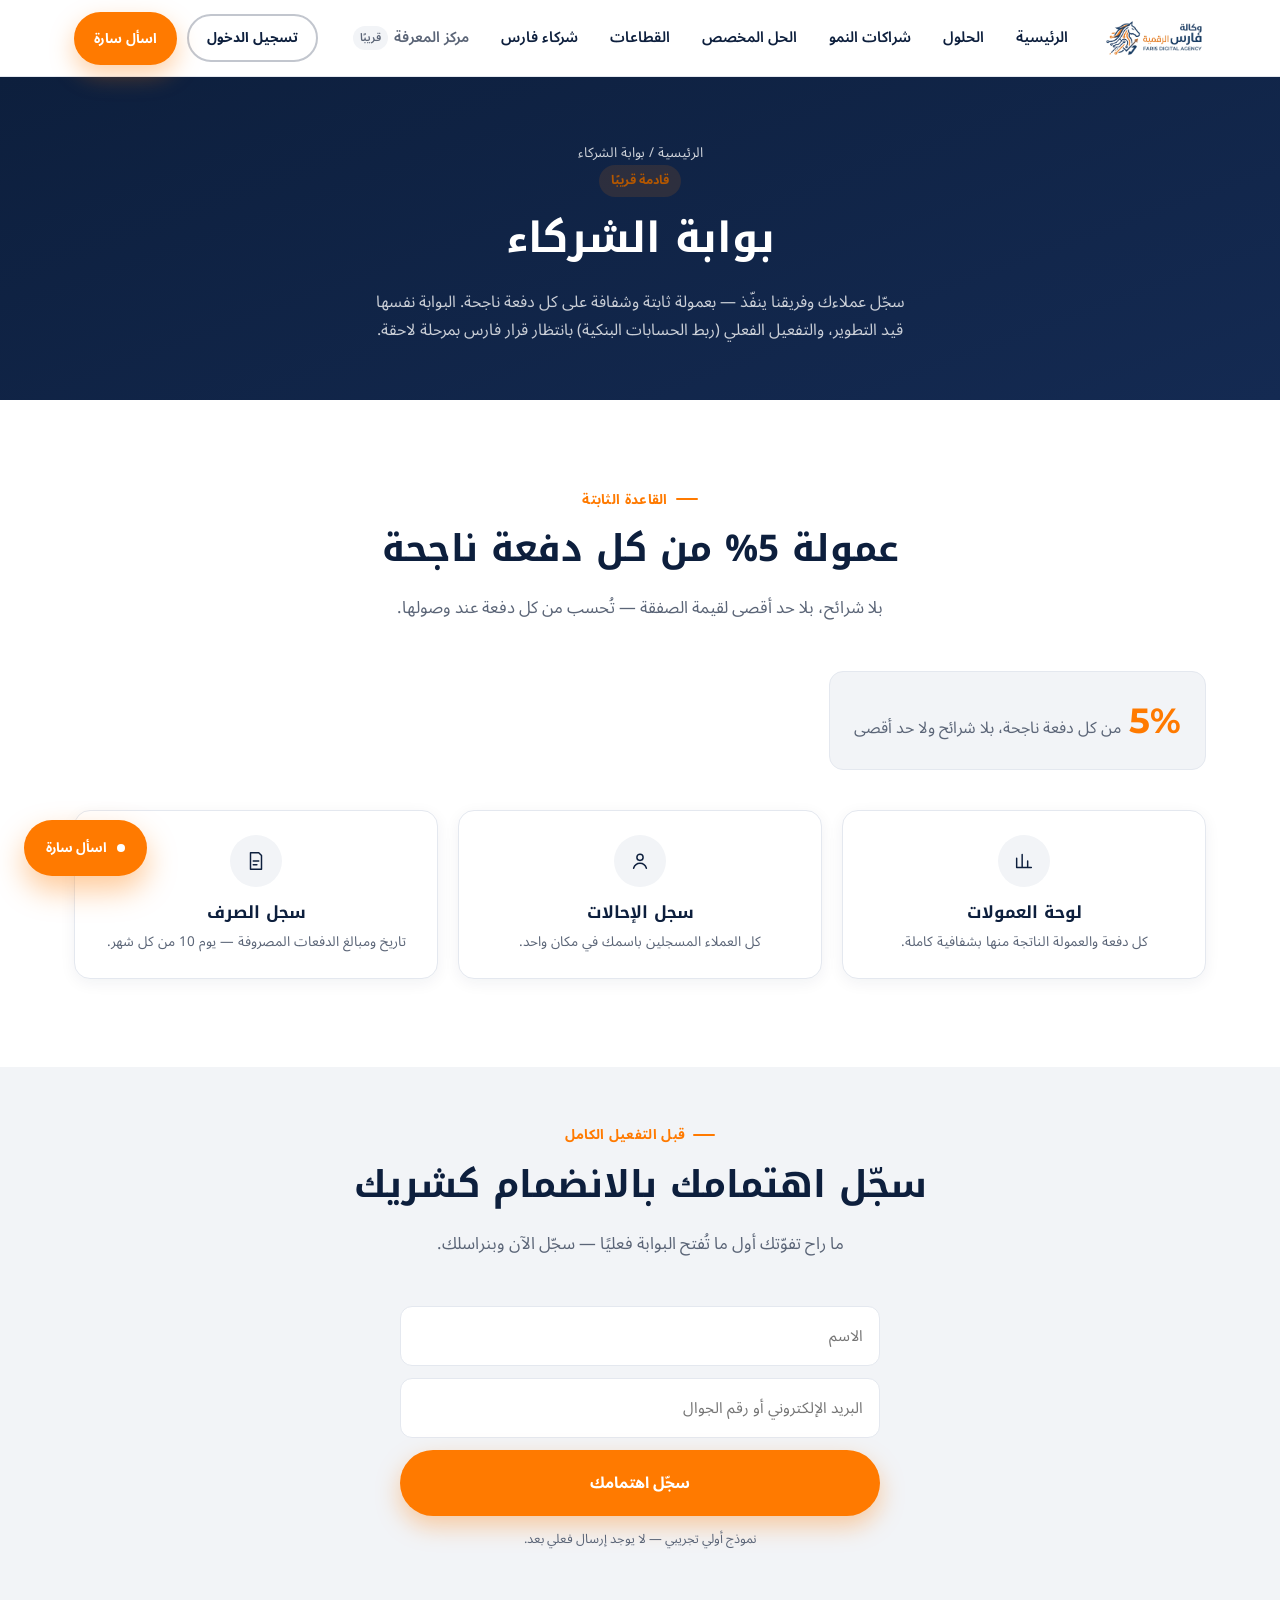
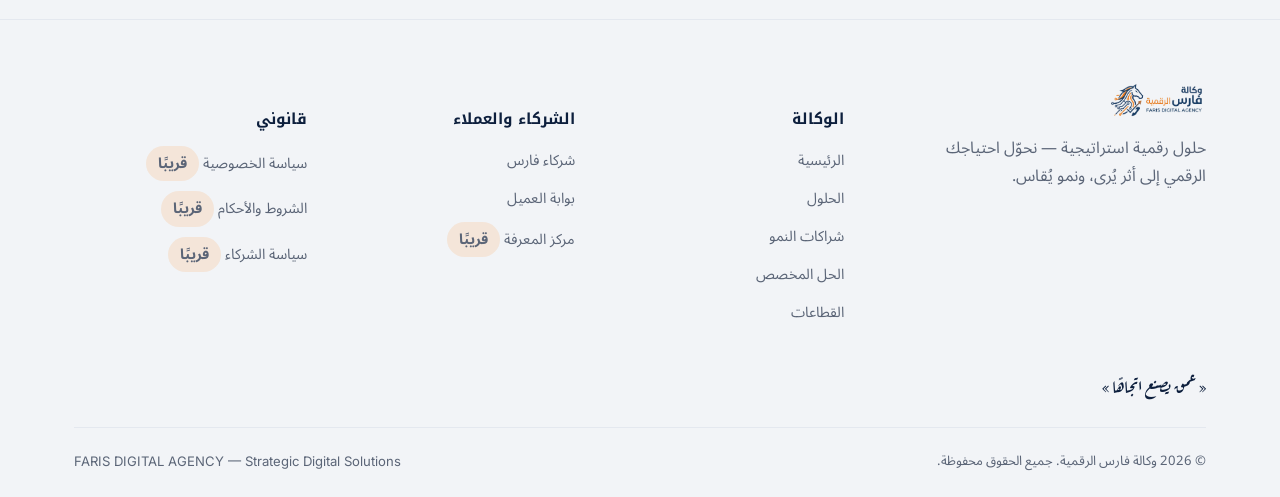
<file: partners.html>
<title>بوابة الشركاء | وكالة فارس الرقمية</title>
<meta charset="UTF-8">
<meta name="viewport" content="width=device-width, initial-scale=1.0">
<meta name="description" content="بوابة شركاء فارس — قادمة قريبًا. عمولة 5% ثابتة وشفافة من كل دفعة ناجحة.">
<link rel="icon" href="assets/logo/faris-icon.png" type="image/png">
<link rel="preconnect" href="https://fonts.googleapis.com">
<link rel="preconnect" href="https://fonts.gstatic.com" crossorigin>
<link href="https://fonts.googleapis.com/css2?family=Noto+Kufi+Arabic:wght@400;500;700;800&family=Noto+Sans+Arabic:wght@400;500;600;700&family=Montserrat:wght@700;800&family=Inter:wght@400;500;600&family=Aref+Ruqaa:wght@400;700&display=swap" rel="stylesheet">
<link rel="stylesheet" href="assets/css/style.css">

<body dir="rtl" lang="ar">

<header class="site-header">
  <div class="container">
    <a href="index.html" class="brand" aria-label="وكالة فارس الرقمية">
      <img src="assets/logo/faris-logo-full.png" alt="وكالة فارس الرقمية — FARIS DIGITAL AGENCY">
    </a>
    <nav class="main-nav">
      <ul>
        <li><a href="index.html">الرئيسية</a></li>
        <li><a href="solutions.html">الحلول</a></li>
        <li><a href="growth.html">شراكات النمو</a></li>
        <li><a href="custom.html">الحل المخصص</a></li>
        <li><a href="sectors.html">القطاعات</a></li>
        <li><a href="index.html#partners">شركاء فارس</a></li>
        <li><span class="nav-soon">مركز المعرفة <em>قريبًا</em></span></li>
      </ul>
    </nav>
    <div class="header-actions">
      <a href="portal.html" class="btn btn-outline btn-sm">تسجيل الدخول</a>
      <button class="btn btn-primary btn-sm" data-sara-open>اسأل سارة</button>
      <button class="nav-toggle" aria-label="فتح القائمة" aria-expanded="false"><span></span><span></span><span></span></button>
    </div>
  </div>
</header>

<section class="page-hero">
  <div class="container">
    <p class="breadcrumb"><a href="index.html">الرئيسية</a> / بوابة الشركاء</p>
    <span class="badge badge-soon" style="margin-bottom:14px;">قادمة قريبًا</span>
    <h1>بوابة الشركاء</h1>
    <p>سجّل عملاءك وفريقنا ينفّذ — بعمولة ثابتة وشفافة على كل دفعة ناجحة. البوابة نفسها قيد التطوير، والتفعيل الفعلي (ربط الحسابات البنكية) بانتظار قرار فارس بمرحلة لاحقة.</p>
  </div>
</section>

<section class="section">
  <div class="container">
    <div class="section-head center">
      <span class="eyebrow">القاعدة الثابتة</span>
      <h2>عمولة 5% من كل دفعة ناجحة</h2>
      <p>بلا شرائح، بلا حد أقصى لقيمة الصفقة — تُحسب من كل دفعة عند وصولها.</p>
    </div>
    <div class="commission-tag" style="margin:0 auto 40px;width:fit-content;background:var(--gray-light);border-color:var(--border);">
      <b style="color:var(--orange);">5%</b>
      <span style="color:var(--muted);">من كل دفعة ناجحة، بلا شرائح ولا حد أقصى</span>
    </div>
    <div class="sector-grid">
      <div class="sector-card reveal">
        <div class="sector-icon"><svg width="22" height="22" viewBox="0 0 24 24" fill="none"><path d="M4 19V9M10 19V5M16 19v-7M20 19H4" stroke="#0D1F3D" stroke-width="1.6" stroke-linecap="round" stroke-linejoin="round"/></svg></div>
        <h3>لوحة العمولات</h3>
        <p>كل دفعة والعمولة الناتجة منها بشفافية كاملة.</p>
      </div>
      <div class="sector-card reveal">
        <div class="sector-icon"><svg width="22" height="22" viewBox="0 0 24 24" fill="none"><circle cx="12" cy="8" r="3.4" stroke="#0D1F3D" stroke-width="1.6"/><path d="M5 20c1.2-3.8 4-5.5 7-5.5S17.8 16.2 19 20" stroke="#0D1F3D" stroke-width="1.6" stroke-linecap="round"/></svg></div>
        <h3>سجل الإحالات</h3>
        <p>كل العملاء المسجلين باسمك في مكان واحد.</p>
      </div>
      <div class="sector-card reveal">
        <div class="sector-icon"><svg width="22" height="22" viewBox="0 0 24 24" fill="none"><path d="M6 3h9l3 3v15H6z" stroke="#0D1F3D" stroke-width="1.6" stroke-linejoin="round"/><path d="M9 12h6M9 16h4" stroke="#0D1F3D" stroke-width="1.6" stroke-linecap="round"/></svg></div>
        <h3>سجل الصرف</h3>
        <p>تاريخ ومبالغ الدفعات المصروفة — يوم 10 من كل شهر.</p>
      </div>
    </div>
  </div>
</section>

<section class="section section-tight" style="background:var(--gray-light);">
  <div class="container">
    <div class="section-head center">
      <span class="eyebrow">قبل التفعيل الكامل</span>
      <h2>سجّل اهتمامك بالانضمام كشريك</h2>
      <p>ما راح تفوّتك أول ما تُفتح البوابة فعليًا — سجّل الآن وبنراسلك.</p>
    </div>
    <form id="partner-interest-form" class="contact-form" style="max-width:480px;margin:0 auto;">
      <input type="text" placeholder="الاسم" required>
      <input type="text" placeholder="البريد الإلكتروني أو رقم الجوال" required>
      <button type="submit" class="btn btn-primary">سجّل اهتمامك</button>
      <p class="form-note" style="text-align:center;">نموذج أولي تجريبي — لا يوجد إرسال فعلي بعد.</p>
    </form>
  </div>
</section>

<footer class="site-footer">
  <div class="container">
    <div class="footer-top">
      <div class="footer-brand">
        <img src="assets/logo/faris-logo-full.png" alt="وكالة فارس الرقمية">
        <p>حلول رقمية استراتيجية — نحوّل احتياجك الرقمي إلى أثر يُرى، ونمو يُقاس.</p>
      </div>
      <div class="footer-col">
        <h5>الوكالة</h5>
        <ul>
          <li><a href="index.html">الرئيسية</a></li>
          <li><a href="solutions.html">الحلول</a></li>
          <li><a href="growth.html">شراكات النمو</a></li>
          <li><a href="custom.html">الحل المخصص</a></li>
          <li><a href="sectors.html">القطاعات</a></li>
        </ul>
      </div>
      <div class="footer-col">
        <h5>الشركاء والعملاء</h5>
        <ul>
          <li><a href="index.html#partners">شركاء فارس</a></li>
          <li><a href="portal.html">بوابة العميل</a></li>
          <li><span>مركز المعرفة <span class="badge badge-soon">قريبًا</span></span></li>
        </ul>
      </div>
      <div class="footer-col">
        <h5>قانوني</h5>
        <ul>
          <li><span>سياسة الخصوصية <span class="badge badge-soon">قريبًا</span></span></li>
          <li><span>الشروط والأحكام <span class="badge badge-soon">قريبًا</span></span></li>
          <li><span>سياسة الشركاء <span class="badge badge-soon">قريبًا</span></span></li>
        </ul>
      </div>
    </div>
    <p class="footer-tagline">« عمق يصنع اتجاهًا »</p>
    <div class="footer-bottom">
      <span>© <span data-year></span> وكالة فارس الرقمية. جميع الحقوق محفوظة.</span>
      <span class="en">FARIS DIGITAL AGENCY — Strategic Digital Solutions</span>
    </div>
  </div>
</footer>

<button class="sara-fab" data-sara-open aria-label="اسأل سارة">
  <span class="dot"></span> اسأل سارة
</button>

<div class="sara-modal-backdrop">
  <div class="sara-modal" role="dialog" aria-modal="true" aria-label="سارة — مستشارة فارس الرقمية">
    <button class="sara-modal-close" aria-label="إغلاق">×</button>
    <div class="sara-modal-header">
      <div class="sara-avatar">س</div>
      <div>
        <strong>سارة — مستشارة فارس الرقمية</strong><br>
        <small>سارة تفهم… وفارس يبني.</small>
      </div>
    </div>
    <div class="sara-prefill-box" hidden style="margin-bottom:14px;">
      <span class="badge">مهتم بـ: <span data-sara-prefill></span></span>
    </div>
    <div class="sara-progress"><span class="done"></span><span></span><span></span></div>
    <div class="sara-demo-step active" data-step="1">
      <p>وش احتياجك الأساسي حاليًا؟</p>
      <div class="sara-options" data-step="1">
        <button data-value="مشكلة محددة">عندي مشكلة محددة أبي أحلها بسرعة</button>
        <button data-value="قدرة تشغيلية مستمرة">أحتاج عمل مستمر شهريًا (محتوى، إدارة، دعم)</button>
        <button data-value="تحول استراتيجي كبير">أخطط لتحول أو مشروع كبير</button>
      </div>
    </div>
    <div class="sara-demo-step" data-step="2">
      <p>تمام، وأنسب وصف لتوقيتك؟</p>
      <div class="sara-options" data-step="2">
        <button data-value="عاجل">أحتاجه بأقرب وقت</button>
        <button data-value="مرن">عندي مرونة بالوقت</button>
      </div>
    </div>
    <div class="sara-demo-step" data-step="3">
      <div class="sara-result"></div>
      <button class="sara-restart">ابدأ من جديد</button>
    </div>
    <p class="sara-note" style="margin-top:18px;">هذا تشخيص أولي مبسّط لتوجيهك للمسار الأنسب فقط. <a href="index.html#contact">أو تواصل مباشرة مع الفريق</a>.</p>
  </div>
</div>

<script src="assets/js/main.js"></script>
</body>
</file>
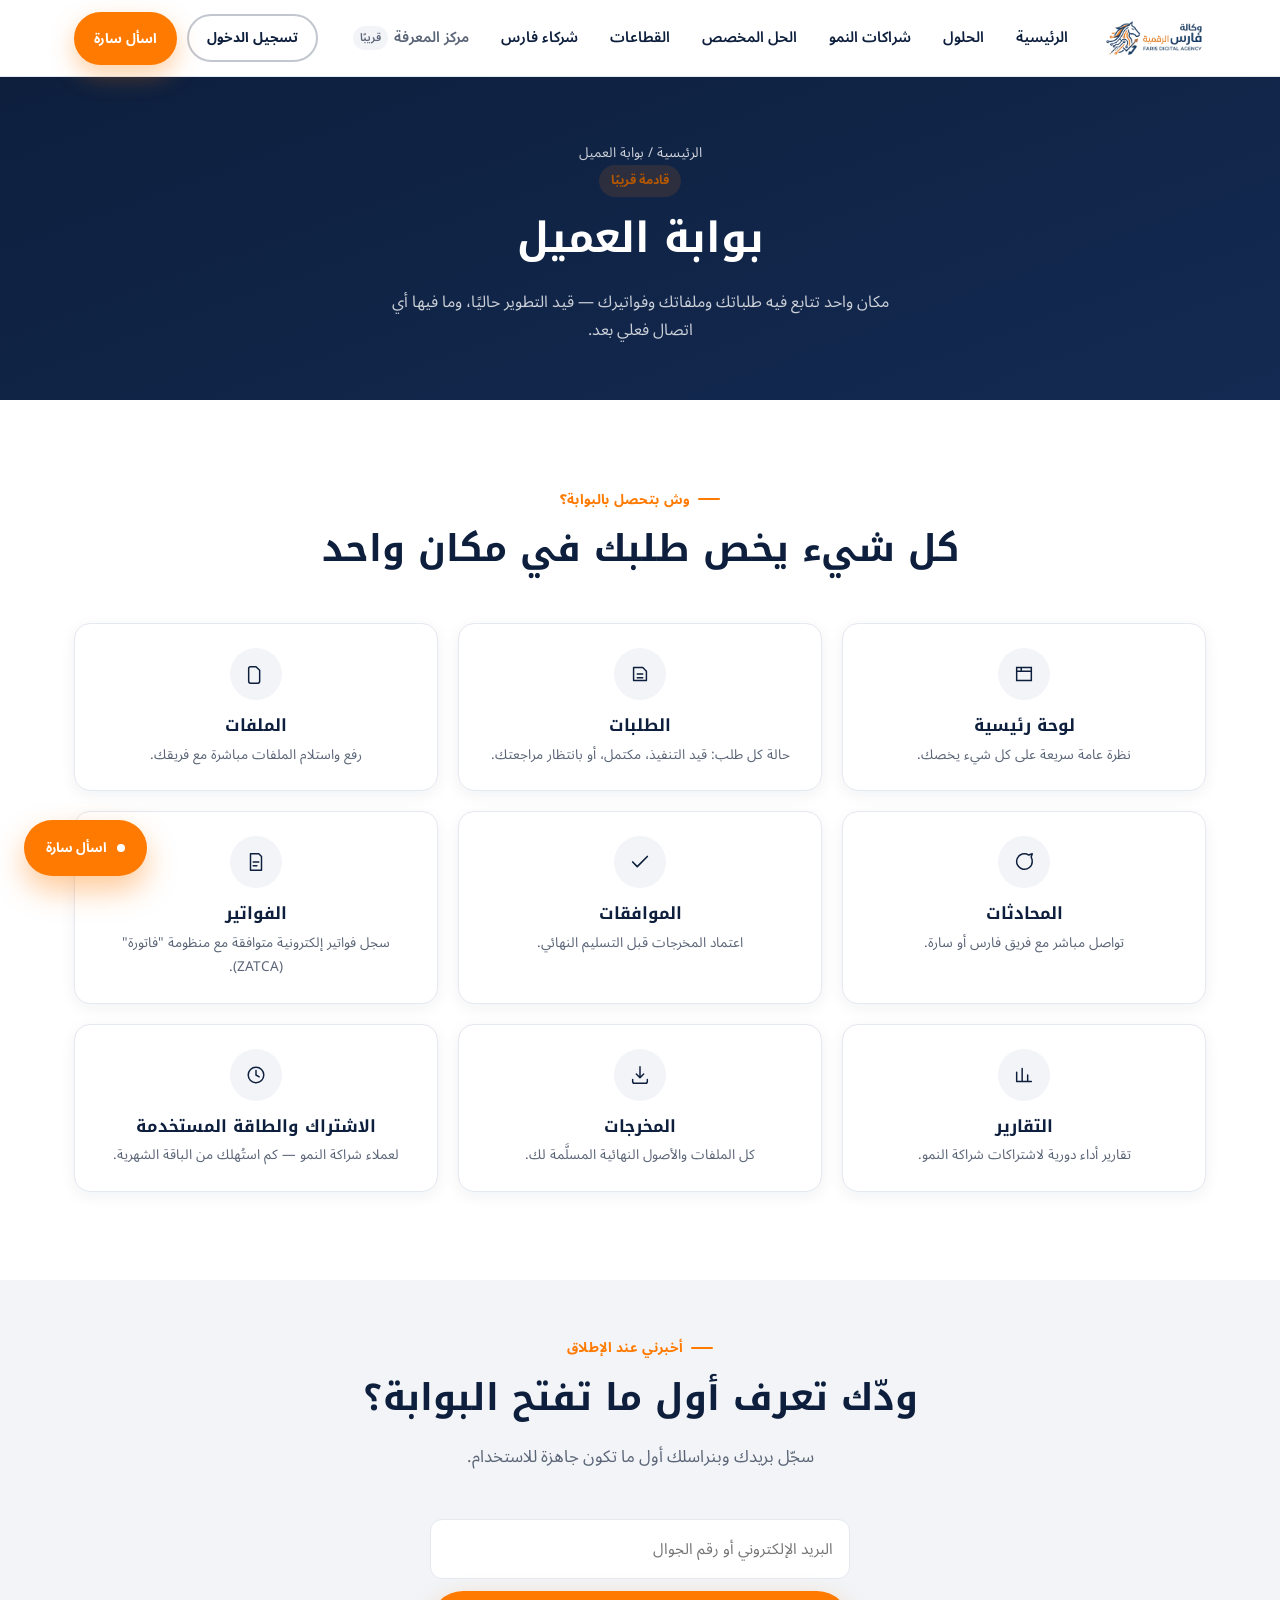
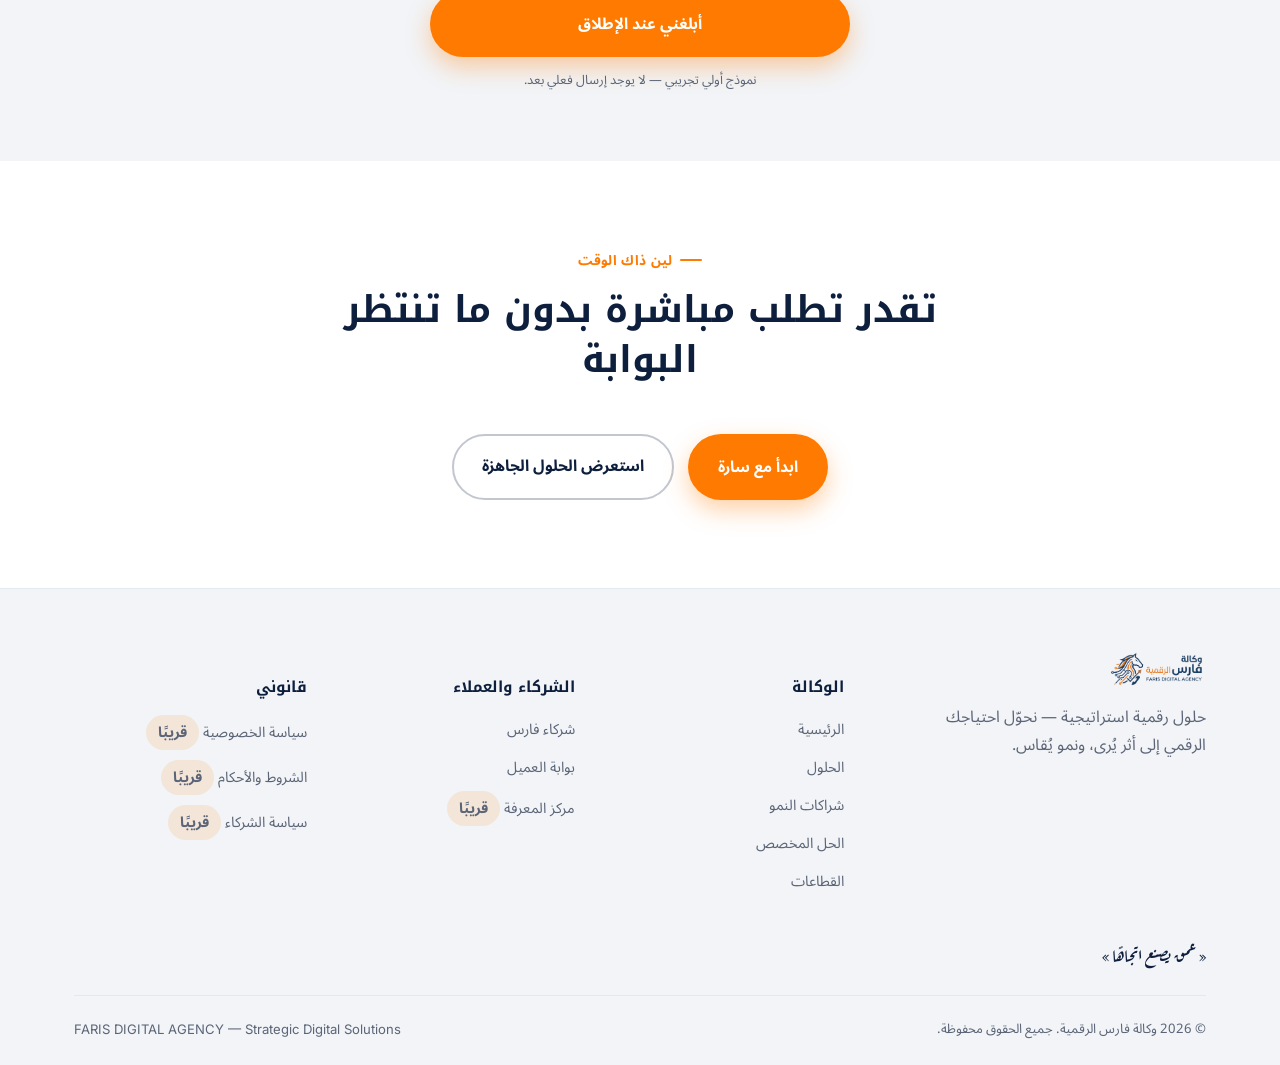
<file: portal.html>
<title>بوابة العميل | وكالة فارس الرقمية</title>
<meta charset="UTF-8">
<meta name="viewport" content="width=device-width, initial-scale=1.0">
<meta name="description" content="بوابة العميل من وكالة فارس الرقمية — قادمة قريبًا. تابع طلباتك، ملفاتك، وفواتيرك من مكان واحد.">
<link rel="icon" href="assets/logo/faris-icon.png" type="image/png">
<link rel="preconnect" href="https://fonts.googleapis.com">
<link rel="preconnect" href="https://fonts.gstatic.com" crossorigin>
<link href="https://fonts.googleapis.com/css2?family=Noto+Kufi+Arabic:wght@400;500;700;800&family=Noto+Sans+Arabic:wght@400;500;600;700&family=Montserrat:wght@700;800&family=Inter:wght@400;500;600&family=Aref+Ruqaa:wght@400;700&display=swap" rel="stylesheet">
<link rel="stylesheet" href="assets/css/style.css">

<body dir="rtl" lang="ar">

<header class="site-header">
  <div class="container">
    <a href="index.html" class="brand" aria-label="وكالة فارس الرقمية">
      <img src="assets/logo/faris-logo-full.png" alt="وكالة فارس الرقمية — FARIS DIGITAL AGENCY">
    </a>
    <nav class="main-nav">
      <ul>
        <li><a href="index.html">الرئيسية</a></li>
        <li><a href="solutions.html">الحلول</a></li>
        <li><a href="growth.html">شراكات النمو</a></li>
        <li><a href="custom.html">الحل المخصص</a></li>
        <li><a href="sectors.html">القطاعات</a></li>
        <li><a href="index.html#partners">شركاء فارس</a></li>
        <li><span class="nav-soon">مركز المعرفة <em>قريبًا</em></span></li>
      </ul>
    </nav>
    <div class="header-actions">
      <a href="portal.html" class="btn btn-outline btn-sm">تسجيل الدخول</a>
      <button class="btn btn-primary btn-sm" data-sara-open>اسأل سارة</button>
      <button class="nav-toggle" aria-label="فتح القائمة" aria-expanded="false"><span></span><span></span><span></span></button>
    </div>
  </div>
</header>

<section class="page-hero">
  <div class="container">
    <p class="breadcrumb"><a href="index.html">الرئيسية</a> / بوابة العميل</p>
    <span class="badge badge-soon" style="margin-bottom:14px;">قادمة قريبًا</span>
    <h1>بوابة العميل</h1>
    <p>مكان واحد تتابع فيه طلباتك وملفاتك وفواتيرك — قيد التطوير حاليًا، وما فيها أي اتصال فعلي بعد.</p>
  </div>
</section>

<section class="section">
  <div class="container">
    <div class="section-head center">
      <span class="eyebrow">وش بتحصل بالبوابة؟</span>
      <h2>كل شيء يخص طلبك في مكان واحد</h2>
    </div>
    <div class="sector-grid">
      <div class="sector-card reveal">
        <div class="sector-icon"><svg width="22" height="22" viewBox="0 0 24 24" fill="none"><path d="M4 5h16v14H4z" stroke="#0D1F3D" stroke-width="1.6"/><path d="M4 9h16M9 5v4" stroke="#0D1F3D" stroke-width="1.6"/></svg></div>
        <h3>لوحة رئيسية</h3>
        <p>نظرة عامة سريعة على كل شيء يخصك.</p>
      </div>
      <div class="sector-card reveal">
        <div class="sector-icon"><svg width="22" height="22" viewBox="0 0 24 24" fill="none"><path d="M9 5H5v14h14V9l-4-4H9Z" stroke="#0D1F3D" stroke-width="1.6" stroke-linejoin="round"/><path d="M9 12h6M9 16h6" stroke="#0D1F3D" stroke-width="1.6" stroke-linecap="round"/></svg></div>
        <h3>الطلبات</h3>
        <p>حالة كل طلب: قيد التنفيذ، مكتمل، أو بانتظار مراجعتك.</p>
      </div>
      <div class="sector-card reveal">
        <div class="sector-icon"><svg width="22" height="22" viewBox="0 0 24 24" fill="none"><path d="M4 20V6a2 2 0 0 1 2-2h6l4 4v12a2 2 0 0 1-2 2H6a2 2 0 0 1-2-2Z" stroke="#0D1F3D" stroke-width="1.6" stroke-linejoin="round"/></svg></div>
        <h3>الملفات</h3>
        <p>رفع واستلام الملفات مباشرة مع فريقك.</p>
      </div>
      <div class="sector-card reveal">
        <div class="sector-icon"><svg width="22" height="22" viewBox="0 0 24 24" fill="none"><path d="M21 11.5a8.5 8.5 0 1 1-3.8-7.1L21 3l-1.2 3.8c.8 1.3 1.2 2.9 1.2 4.7Z" stroke="#0D1F3D" stroke-width="1.6" stroke-linejoin="round"/></svg></div>
        <h3>المحادثات</h3>
        <p>تواصل مباشر مع فريق فارس أو سارة.</p>
      </div>
      <div class="sector-card reveal">
        <div class="sector-icon"><svg width="22" height="22" viewBox="0 0 24 24" fill="none"><path d="M20 6 9 17l-5-5" stroke="#0D1F3D" stroke-width="1.8" stroke-linecap="round" stroke-linejoin="round"/></svg></div>
        <h3>الموافقات</h3>
        <p>اعتماد المخرجات قبل التسليم النهائي.</p>
      </div>
      <div class="sector-card reveal">
        <div class="sector-icon"><svg width="22" height="22" viewBox="0 0 24 24" fill="none"><path d="M6 3h9l3 3v15H6z" stroke="#0D1F3D" stroke-width="1.6" stroke-linejoin="round"/><path d="M9 12h6M9 16h4" stroke="#0D1F3D" stroke-width="1.6" stroke-linecap="round"/></svg></div>
        <h3>الفواتير</h3>
        <p>سجل فواتير إلكترونية متوافقة مع منظومة "فاتورة" (ZATCA).</p>
      </div>
      <div class="sector-card reveal">
        <div class="sector-icon"><svg width="22" height="22" viewBox="0 0 24 24" fill="none"><path d="M4 19V9M10 19V5M16 19v-7M20 19H4" stroke="#0D1F3D" stroke-width="1.6" stroke-linecap="round" stroke-linejoin="round"/></svg></div>
        <h3>التقارير</h3>
        <p>تقارير أداء دورية لاشتراكات شراكة النمو.</p>
      </div>
      <div class="sector-card reveal">
        <div class="sector-icon"><svg width="22" height="22" viewBox="0 0 24 24" fill="none"><path d="M12 3v12m0 0 4-4m-4 4-4-4M4 17v2a2 2 0 0 0 2 2h12a2 2 0 0 0 2-2v-2" stroke="#0D1F3D" stroke-width="1.6" stroke-linecap="round" stroke-linejoin="round"/></svg></div>
        <h3>المخرجات</h3>
        <p>كل الملفات والأصول النهائية المسلَّمة لك.</p>
      </div>
      <div class="sector-card reveal">
        <div class="sector-icon"><svg width="22" height="22" viewBox="0 0 24 24" fill="none"><circle cx="12" cy="12" r="8.5" stroke="#0D1F3D" stroke-width="1.6"/><path d="M12 7v5l3.5 2" stroke="#0D1F3D" stroke-width="1.6" stroke-linecap="round"/></svg></div>
        <h3>الاشتراك والطاقة المستخدمة</h3>
        <p>لعملاء شراكة النمو — كم استُهلك من الباقة الشهرية.</p>
      </div>
    </div>
  </div>
</section>

<section class="section section-tight" style="background:var(--gray-light);">
  <div class="container">
    <div class="section-head center">
      <span class="eyebrow">أخبرني عند الإطلاق</span>
      <h2>ودّك تعرف أول ما تفتح البوابة؟</h2>
      <p>سجّل بريدك وبنراسلك أول ما تكون جاهزة للاستخدام.</p>
    </div>
    <form id="notify-form" class="contact-form" style="max-width:420px;margin:0 auto;">
      <input type="text" placeholder="البريد الإلكتروني أو رقم الجوال" required>
      <button type="submit" class="btn btn-primary">أبلغني عند الإطلاق</button>
      <p class="form-note" style="text-align:center;">نموذج أولي تجريبي — لا يوجد إرسال فعلي بعد.</p>
    </form>
  </div>
</section>

<section class="section">
  <div class="container">
    <div class="section-head center">
      <span class="eyebrow">لين ذاك الوقت</span>
      <h2>تقدر تطلب مباشرة بدون ما تنتظر البوابة</h2>
    </div>
    <div style="display:flex;gap:14px;justify-content:center;flex-wrap:wrap;">
      <button class="btn btn-primary" data-sara-open>ابدأ مع سارة</button>
      <a href="solutions.html" class="btn btn-outline">استعرض الحلول الجاهزة</a>
    </div>
  </div>
</section>

<footer class="site-footer">
  <div class="container">
    <div class="footer-top">
      <div class="footer-brand">
        <img src="assets/logo/faris-logo-full.png" alt="وكالة فارس الرقمية">
        <p>حلول رقمية استراتيجية — نحوّل احتياجك الرقمي إلى أثر يُرى، ونمو يُقاس.</p>
      </div>
      <div class="footer-col">
        <h5>الوكالة</h5>
        <ul>
          <li><a href="index.html">الرئيسية</a></li>
          <li><a href="solutions.html">الحلول</a></li>
          <li><a href="growth.html">شراكات النمو</a></li>
          <li><a href="custom.html">الحل المخصص</a></li>
          <li><a href="sectors.html">القطاعات</a></li>
        </ul>
      </div>
      <div class="footer-col">
        <h5>الشركاء والعملاء</h5>
        <ul>
          <li><a href="index.html#partners">شركاء فارس</a></li>
          <li><a href="portal.html">بوابة العميل</a></li>
          <li><span>مركز المعرفة <span class="badge badge-soon">قريبًا</span></span></li>
        </ul>
      </div>
      <div class="footer-col">
        <h5>قانوني</h5>
        <ul>
          <li><span>سياسة الخصوصية <span class="badge badge-soon">قريبًا</span></span></li>
          <li><span>الشروط والأحكام <span class="badge badge-soon">قريبًا</span></span></li>
          <li><span>سياسة الشركاء <span class="badge badge-soon">قريبًا</span></span></li>
        </ul>
      </div>
    </div>
    <p class="footer-tagline">« عمق يصنع اتجاهًا »</p>
    <div class="footer-bottom">
      <span>© <span data-year></span> وكالة فارس الرقمية. جميع الحقوق محفوظة.</span>
      <span class="en">FARIS DIGITAL AGENCY — Strategic Digital Solutions</span>
    </div>
  </div>
</footer>

<button class="sara-fab" data-sara-open aria-label="اسأل سارة">
  <span class="dot"></span> اسأل سارة
</button>

<div class="sara-modal-backdrop">
  <div class="sara-modal" role="dialog" aria-modal="true" aria-label="سارة — مستشارة فارس الرقمية">
    <button class="sara-modal-close" aria-label="إغلاق">×</button>
    <div class="sara-modal-header">
      <div class="sara-avatar">س</div>
      <div>
        <strong>سارة — مستشارة فارس الرقمية</strong><br>
        <small>سارة تفهم… وفارس يبني.</small>
      </div>
    </div>
    <div class="sara-prefill-box" hidden style="margin-bottom:14px;">
      <span class="badge">مهتم بـ: <span data-sara-prefill></span></span>
    </div>
    <div class="sara-progress"><span class="done"></span><span></span><span></span></div>
    <div class="sara-demo-step active" data-step="1">
      <p>وش احتياجك الأساسي حاليًا؟</p>
      <div class="sara-options" data-step="1">
        <button data-value="مشكلة محددة">عندي مشكلة محددة أبي أحلها بسرعة</button>
        <button data-value="قدرة تشغيلية مستمرة">أحتاج عمل مستمر شهريًا (محتوى، إدارة، دعم)</button>
        <button data-value="تحول استراتيجي كبير">أخطط لتحول أو مشروع كبير</button>
      </div>
    </div>
    <div class="sara-demo-step" data-step="2">
      <p>تمام، وأنسب وصف لتوقيتك؟</p>
      <div class="sara-options" data-step="2">
        <button data-value="عاجل">أحتاجه بأقرب وقت</button>
        <button data-value="مرن">عندي مرونة بالوقت</button>
      </div>
    </div>
    <div class="sara-demo-step" data-step="3">
      <div class="sara-result"></div>
      <button class="sara-restart">ابدأ من جديد</button>
    </div>
    <p class="sara-note" style="margin-top:18px;">هذا تشخيص أولي مبسّط لتوجيهك للمسار الأنسب فقط. <a href="index.html#contact">أو تواصل مباشرة مع الفريق</a>.</p>
  </div>
</div>

<script src="assets/js/main.js"></script>
</body>
</file>
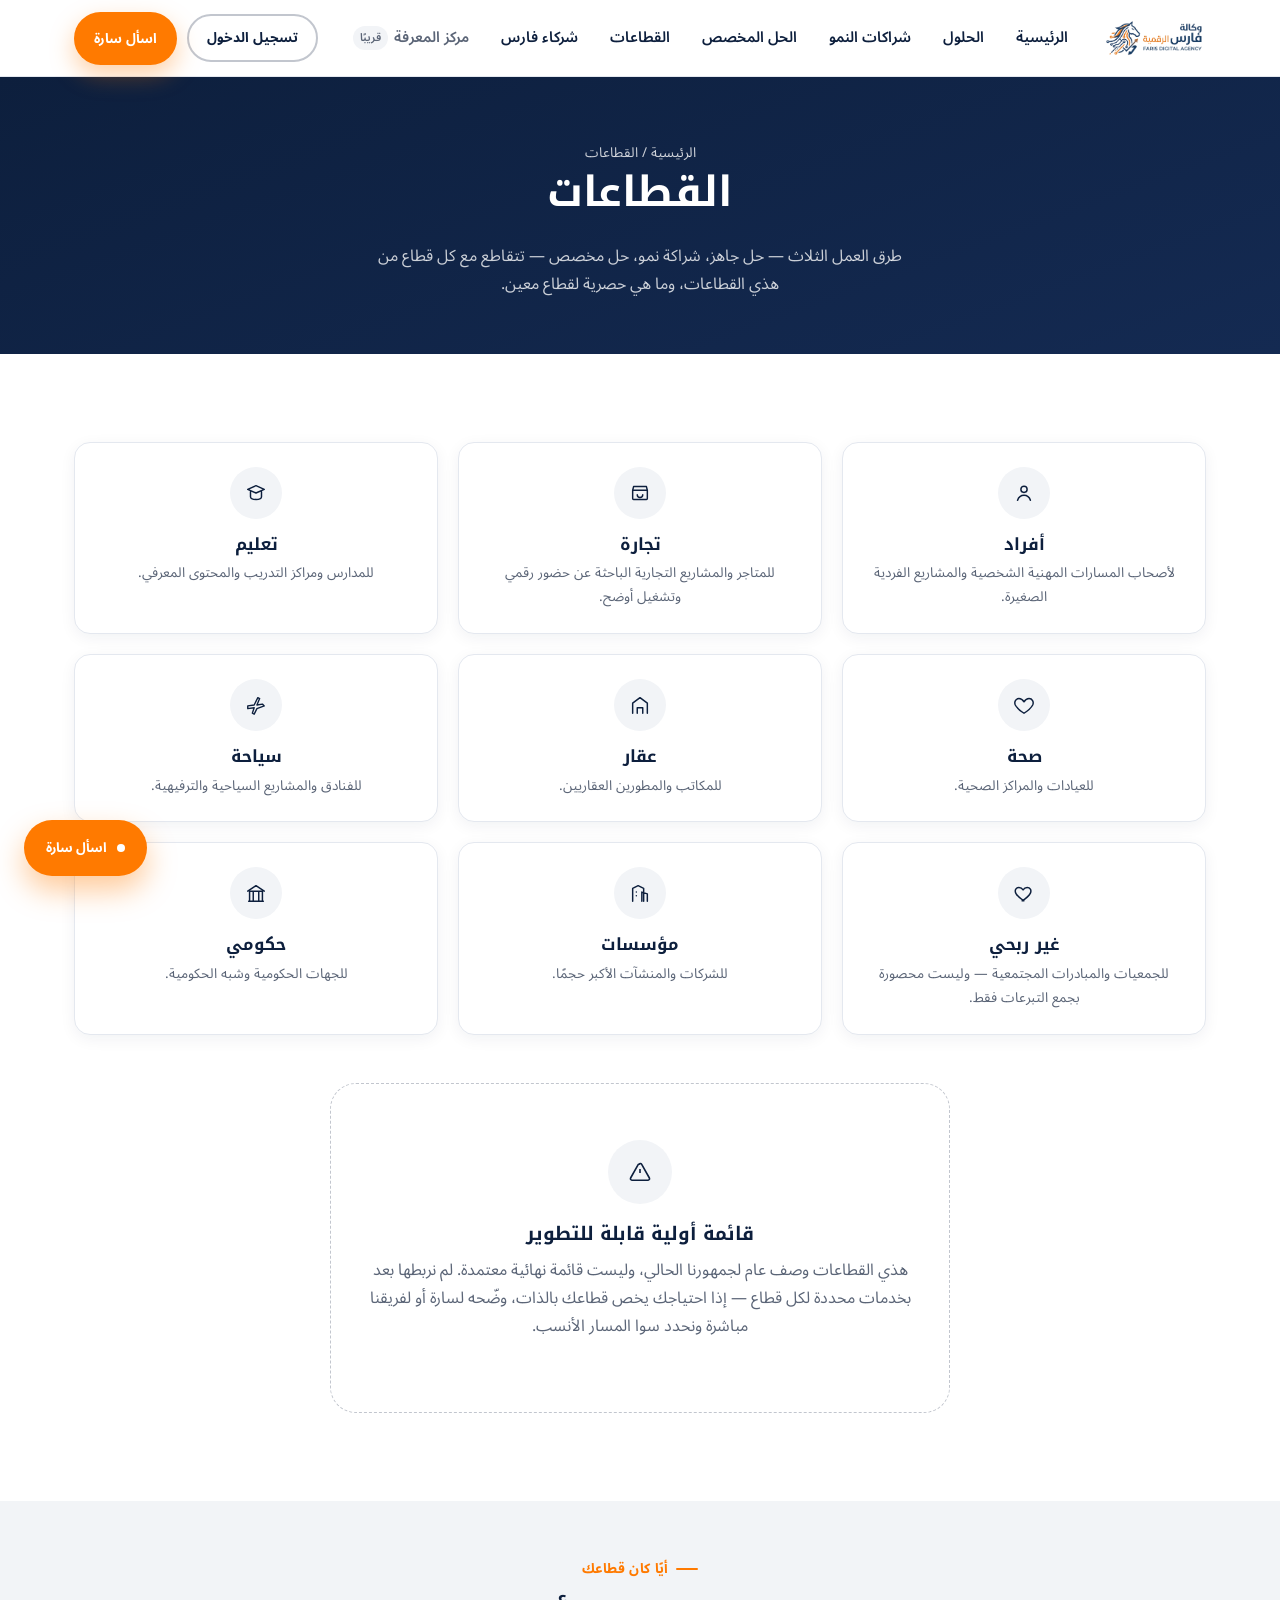
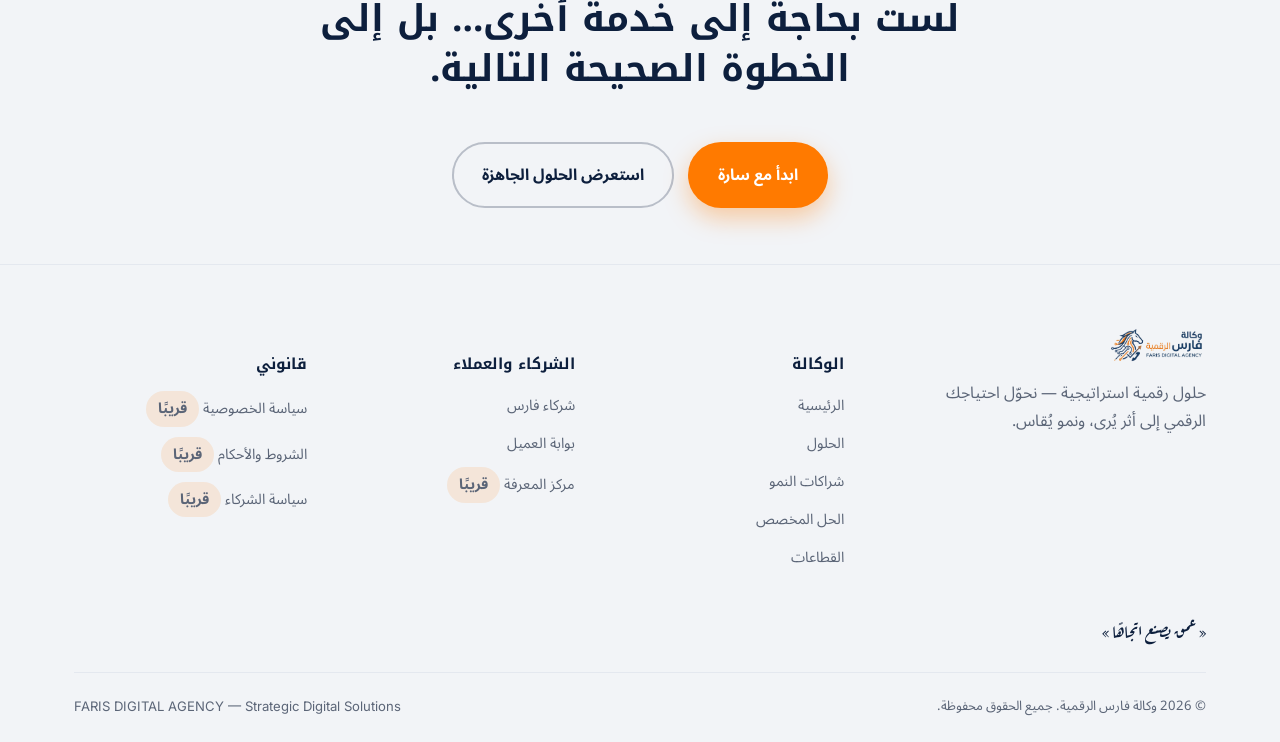
<file: sectors.html>
<title>القطاعات | وكالة فارس الرقمية</title>
<meta charset="UTF-8">
<meta name="viewport" content="width=device-width, initial-scale=1.0">
<meta name="description" content="القطاعات التي تخدمها وكالة فارس الرقمية — طرق العمل الثلاث تتقاطع مع كل قطاع، وليست حصرية لقطاع واحد.">
<link rel="icon" href="assets/logo/faris-icon.png" type="image/png">
<link rel="preconnect" href="https://fonts.googleapis.com">
<link rel="preconnect" href="https://fonts.gstatic.com" crossorigin>
<link href="https://fonts.googleapis.com/css2?family=Noto+Kufi+Arabic:wght@400;500;700;800&family=Noto+Sans+Arabic:wght@400;500;600;700&family=Montserrat:wght@700;800&family=Inter:wght@400;500;600&family=Aref+Ruqaa:wght@400;700&display=swap" rel="stylesheet">
<link rel="stylesheet" href="assets/css/style.css">

<body dir="rtl" lang="ar">

<header class="site-header">
  <div class="container">
    <a href="index.html" class="brand" aria-label="وكالة فارس الرقمية">
      <img src="assets/logo/faris-logo-full.png" alt="وكالة فارس الرقمية — FARIS DIGITAL AGENCY">
    </a>
    <nav class="main-nav">
      <ul>
        <li><a href="index.html">الرئيسية</a></li>
        <li><a href="solutions.html">الحلول</a></li>
        <li><a href="growth.html">شراكات النمو</a></li>
        <li><a href="custom.html">الحل المخصص</a></li>
        <li><a href="sectors.html">القطاعات</a></li>
        <li><a href="index.html#partners">شركاء فارس</a></li>
        <li><span class="nav-soon">مركز المعرفة <em>قريبًا</em></span></li>
      </ul>
    </nav>
    <div class="header-actions">
      <a href="portal.html" class="btn btn-outline btn-sm">تسجيل الدخول</a>
      <button class="btn btn-primary btn-sm" data-sara-open>اسأل سارة</button>
      <button class="nav-toggle" aria-label="فتح القائمة" aria-expanded="false"><span></span><span></span><span></span></button>
    </div>
  </div>
</header>

<section class="page-hero">
  <div class="container">
    <p class="breadcrumb"><a href="index.html">الرئيسية</a> / القطاعات</p>
    <h1>القطاعات</h1>
    <p>طرق العمل الثلاث — حل جاهز، شراكة نمو، حل مخصص — تتقاطع مع كل قطاع من هذي القطاعات، وما هي حصرية لقطاع معين.</p>
  </div>
</section>

<section class="section">
  <div class="container">
    <div class="sector-grid">
      <div class="sector-card reveal">
        <div class="sector-icon"><svg width="22" height="22" viewBox="0 0 24 24" fill="none"><circle cx="12" cy="8" r="3.4" stroke="#0D1F3D" stroke-width="1.6"/><path d="M5 20c1.2-3.8 4-5.5 7-5.5S17.8 16.2 19 20" stroke="#0D1F3D" stroke-width="1.6" stroke-linecap="round"/></svg></div>
        <h3>أفراد</h3>
        <p>لأصحاب المسارات المهنية الشخصية والمشاريع الفردية الصغيرة.</p>
      </div>
      <div class="sector-card reveal">
        <div class="sector-icon"><svg width="22" height="22" viewBox="0 0 24 24" fill="none"><path d="M4 9l1-4h14l1 4M4 9v9a1 1 0 0 0 1 1h14a1 1 0 0 0 1-1V9M4 9h16M9 14a3 3 0 0 0 6 0" stroke="#0D1F3D" stroke-width="1.6" stroke-linecap="round" stroke-linejoin="round"/></svg></div>
        <h3>تجارة</h3>
        <p>للمتاجر والمشاريع التجارية الباحثة عن حضور رقمي وتشغيل أوضح.</p>
      </div>
      <div class="sector-card reveal">
        <div class="sector-icon"><svg width="22" height="22" viewBox="0 0 24 24" fill="none"><path d="M12 4 3 8l9 4 9-4-9-4Zm-6 6.5V16c0 1.7 2.7 3 6 3s6-1.3 6-3v-5.5" stroke="#0D1F3D" stroke-width="1.6" stroke-linecap="round" stroke-linejoin="round"/></svg></div>
        <h3>تعليم</h3>
        <p>للمدارس ومراكز التدريب والمحتوى المعرفي.</p>
      </div>
      <div class="sector-card reveal">
        <div class="sector-icon"><svg width="22" height="22" viewBox="0 0 24 24" fill="none"><path d="M12 21s-7-4.4-9.5-9C1 8.5 3 5 6.5 5 9 5 11 7 12 8.5 13 7 15 5 17.5 5 21 5 23 8.5 21.5 12 19 16.6 12 21 12 21Z" stroke="#0D1F3D" stroke-width="1.6" stroke-linejoin="round"/></svg></div>
        <h3>صحة</h3>
        <p>للعيادات والمراكز الصحية.</p>
      </div>
      <div class="sector-card reveal">
        <div class="sector-icon"><svg width="22" height="22" viewBox="0 0 24 24" fill="none"><path d="M4 21V10l8-6 8 6v11M9 21v-6h6v6" stroke="#0D1F3D" stroke-width="1.6" stroke-linecap="round" stroke-linejoin="round"/></svg></div>
        <h3>عقار</h3>
        <p>للمكاتب والمطورين العقاريين.</p>
      </div>
      <div class="sector-card reveal">
        <div class="sector-icon"><svg width="22" height="22" viewBox="0 0 24 24" fill="none"><path d="M3 13l7-1 4-8 2 1-3 7 6-1 2 2-8 3-3 6-2-1 2-6-7 1z" stroke="#0D1F3D" stroke-width="1.5" stroke-linejoin="round"/></svg></div>
        <h3>سياحة</h3>
        <p>للفنادق والمشاريع السياحية والترفيهية.</p>
      </div>
      <div class="sector-card reveal">
        <div class="sector-icon"><svg width="22" height="22" viewBox="0 0 24 24" fill="none"><path d="M12 20.5s-7-4.2-9-8.3C1.5 8.8 3.5 6 6.5 6c2 0 3.6 1.2 4.5 2.6C11.9 7.2 13.5 6 15.5 6c3 0 5 2.8 3.5 6.2-2 4.1-9 8.3-9 8.3Z" stroke="#0D1F3D" stroke-width="1.6" stroke-linejoin="round"/></svg></div>
        <h3>غير ربحي</h3>
        <p>للجمعيات والمبادرات المجتمعية — وليست محصورة بجمع التبرعات فقط.</p>
      </div>
      <div class="sector-card reveal">
        <div class="sector-icon"><svg width="22" height="22" viewBox="0 0 24 24" fill="none"><path d="M4 21V7l6-3 6 3v14M14 21V11l6 2v8M8 11h.01M8 15h.01" stroke="#0D1F3D" stroke-width="1.6" stroke-linecap="round" stroke-linejoin="round"/></svg></div>
        <h3>مؤسسات</h3>
        <p>للشركات والمنشآت الأكبر حجمًا.</p>
      </div>
      <div class="sector-card reveal">
        <div class="sector-icon"><svg width="22" height="22" viewBox="0 0 24 24" fill="none"><path d="M4 21h16M5 21V10M9 21V10M15 21V10M19 21V10M3 10l9-6 9 6M6 10h12" stroke="#0D1F3D" stroke-width="1.6" stroke-linecap="round" stroke-linejoin="round"/></svg></div>
        <h3>حكومي</h3>
        <p>للجهات الحكومية وشبه الحكومية.</p>
      </div>
    </div>

    <div class="empty-state reveal" style="margin-top:48px;">
      <div class="icon-circle">
        <svg width="24" height="24" viewBox="0 0 24 24" fill="none"><path d="M12 9v4m0 4h.01M10.3 4.3 2.6 18a1.5 1.5 0 0 0 1.3 2.2h16.2a1.5 1.5 0 0 0 1.3-2.2L13.7 4.3a1.5 1.5 0 0 0-2.6 0Z" stroke="#0D1F3D" stroke-width="1.6" stroke-linejoin="round"/></svg>
      </div>
      <h3>قائمة أولية قابلة للتطوير</h3>
      <p>هذي القطاعات وصف عام لجمهورنا الحالي، وليست قائمة نهائية معتمدة. لم نربطها بعد بخدمات محددة لكل قطاع — إذا احتياجك يخص قطاعك بالذات، وضّحه لسارة أو لفريقنا مباشرة ونحدد سوا المسار الأنسب.</p>
    </div>
  </div>
</section>

<section class="section section-tight" style="background:var(--gray-light);">
  <div class="container">
    <div class="section-head center">
      <span class="eyebrow">أيًا كان قطاعك</span>
      <h2>لست بحاجة إلى خدمة أخرى… بل إلى الخطوة الصحيحة التالية.</h2>
    </div>
    <div style="display:flex;gap:14px;justify-content:center;flex-wrap:wrap;">
      <button class="btn btn-primary" data-sara-open>ابدأ مع سارة</button>
      <a href="solutions.html" class="btn btn-outline">استعرض الحلول الجاهزة</a>
    </div>
  </div>
</section>

<footer class="site-footer">
  <div class="container">
    <div class="footer-top">
      <div class="footer-brand">
        <img src="assets/logo/faris-logo-full.png" alt="وكالة فارس الرقمية">
        <p>حلول رقمية استراتيجية — نحوّل احتياجك الرقمي إلى أثر يُرى، ونمو يُقاس.</p>
      </div>
      <div class="footer-col">
        <h5>الوكالة</h5>
        <ul>
          <li><a href="index.html">الرئيسية</a></li>
          <li><a href="solutions.html">الحلول</a></li>
          <li><a href="growth.html">شراكات النمو</a></li>
          <li><a href="custom.html">الحل المخصص</a></li>
          <li><a href="sectors.html">القطاعات</a></li>
        </ul>
      </div>
      <div class="footer-col">
        <h5>الشركاء والعملاء</h5>
        <ul>
          <li><a href="index.html#partners">شركاء فارس</a></li>
          <li><a href="portal.html">بوابة العميل</a></li>
          <li><span>مركز المعرفة <span class="badge badge-soon">قريبًا</span></span></li>
        </ul>
      </div>
      <div class="footer-col">
        <h5>قانوني</h5>
        <ul>
          <li><span>سياسة الخصوصية <span class="badge badge-soon">قريبًا</span></span></li>
          <li><span>الشروط والأحكام <span class="badge badge-soon">قريبًا</span></span></li>
          <li><span>سياسة الشركاء <span class="badge badge-soon">قريبًا</span></span></li>
        </ul>
      </div>
    </div>
    <p class="footer-tagline">« عمق يصنع اتجاهًا »</p>
    <div class="footer-bottom">
      <span>© <span data-year></span> وكالة فارس الرقمية. جميع الحقوق محفوظة.</span>
      <span class="en">FARIS DIGITAL AGENCY — Strategic Digital Solutions</span>
    </div>
  </div>
</footer>

<button class="sara-fab" data-sara-open aria-label="اسأل سارة">
  <span class="dot"></span> اسأل سارة
</button>

<div class="sara-modal-backdrop">
  <div class="sara-modal" role="dialog" aria-modal="true" aria-label="سارة — مستشارة فارس الرقمية">
    <button class="sara-modal-close" aria-label="إغلاق">×</button>
    <div class="sara-modal-header">
      <div class="sara-avatar">س</div>
      <div>
        <strong>سارة — مستشارة فارس الرقمية</strong><br>
        <small>سارة تفهم… وفارس يبني.</small>
      </div>
    </div>
    <div class="sara-prefill-box" hidden style="margin-bottom:14px;">
      <span class="badge">مهتم بـ: <span data-sara-prefill></span></span>
    </div>
    <div class="sara-progress"><span class="done"></span><span></span><span></span></div>
    <div class="sara-demo-step active" data-step="1">
      <p>وش احتياجك الأساسي حاليًا؟</p>
      <div class="sara-options" data-step="1">
        <button data-value="مشكلة محددة">عندي مشكلة محددة أبي أحلها بسرعة</button>
        <button data-value="قدرة تشغيلية مستمرة">أحتاج عمل مستمر شهريًا (محتوى، إدارة، دعم)</button>
        <button data-value="تحول استراتيجي كبير">أخطط لتحول أو مشروع كبير</button>
      </div>
    </div>
    <div class="sara-demo-step" data-step="2">
      <p>تمام، وأنسب وصف لتوقيتك؟</p>
      <div class="sara-options" data-step="2">
        <button data-value="عاجل">أحتاجه بأقرب وقت</button>
        <button data-value="مرن">عندي مرونة بالوقت</button>
      </div>
    </div>
    <div class="sara-demo-step" data-step="3">
      <div class="sara-result"></div>
      <button class="sara-restart">ابدأ من جديد</button>
    </div>
    <p class="sara-note" style="margin-top:18px;">هذا تشخيص أولي مبسّط لتوجيهك للمسار الأنسب فقط. <a href="index.html#contact">أو تواصل مباشرة مع الفريق</a>.</p>
  </div>
</div>

<script src="assets/js/main.js"></script>
</body>
</file>
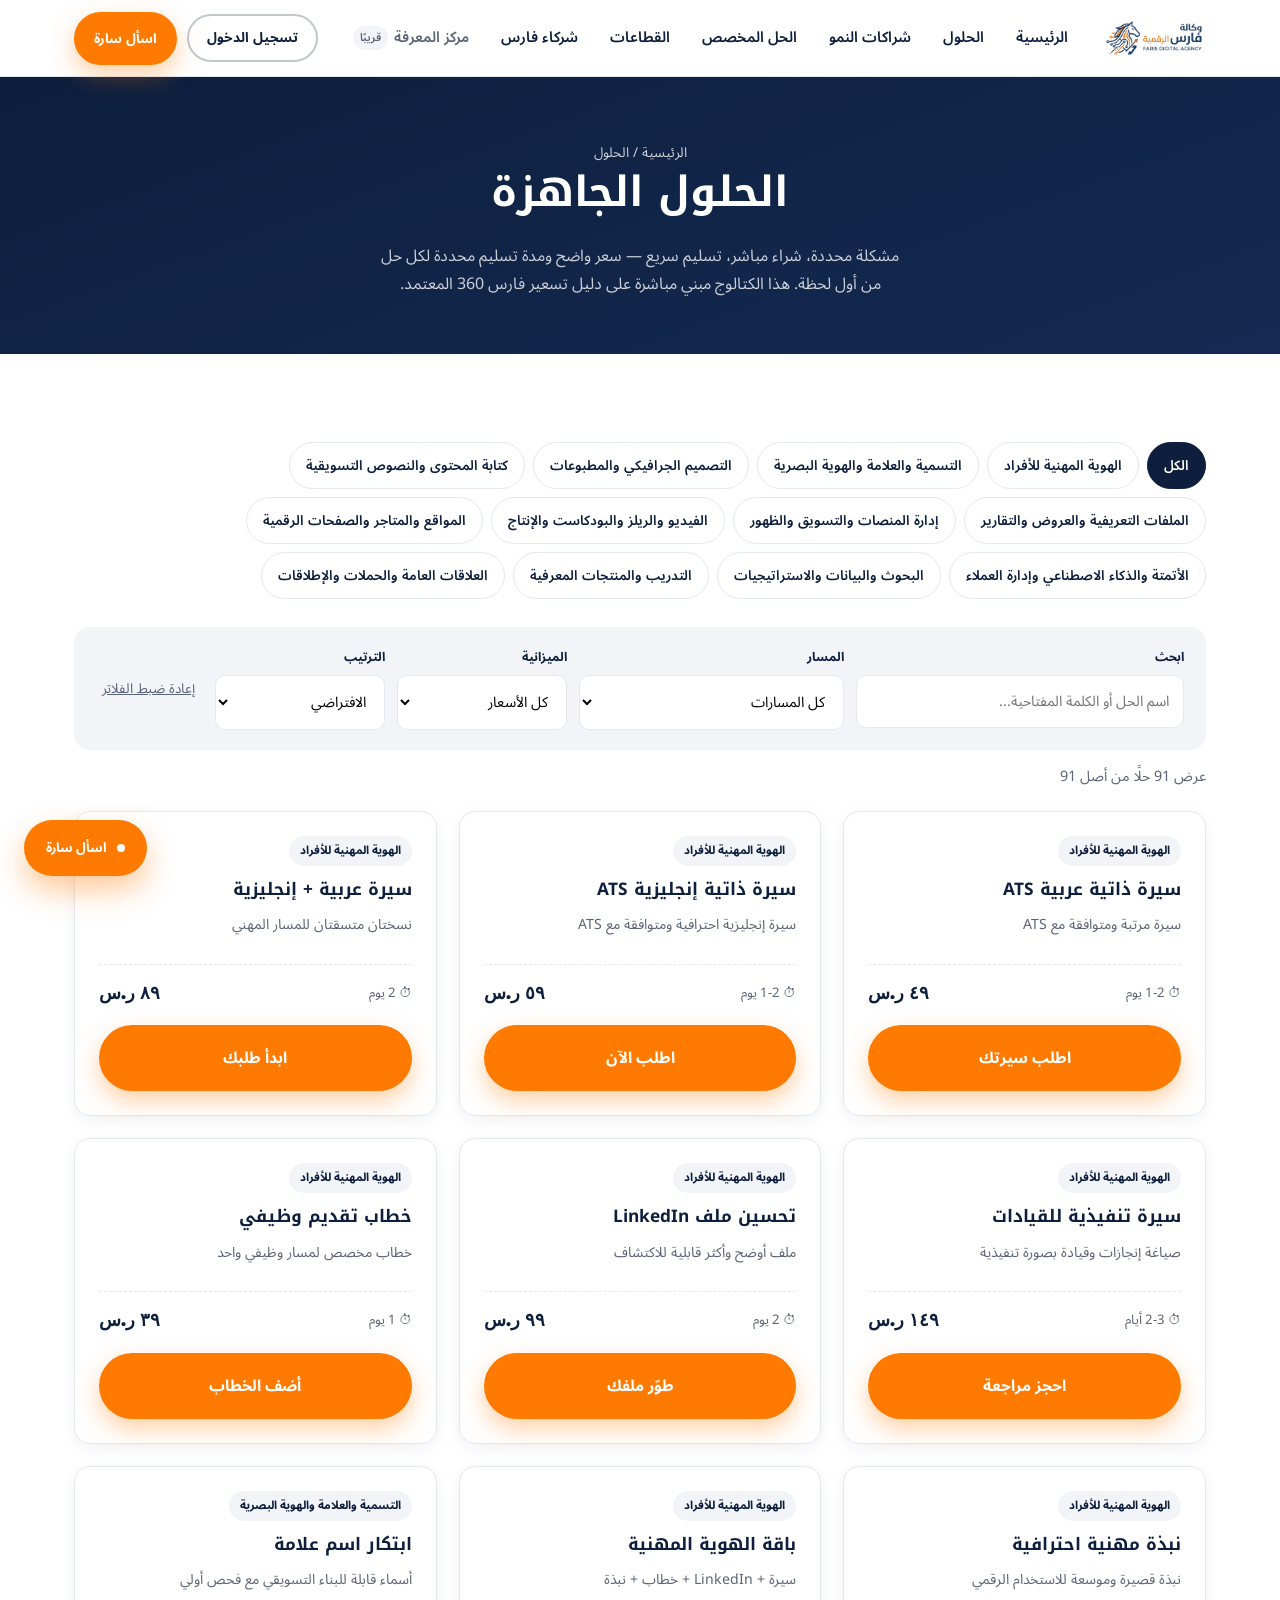
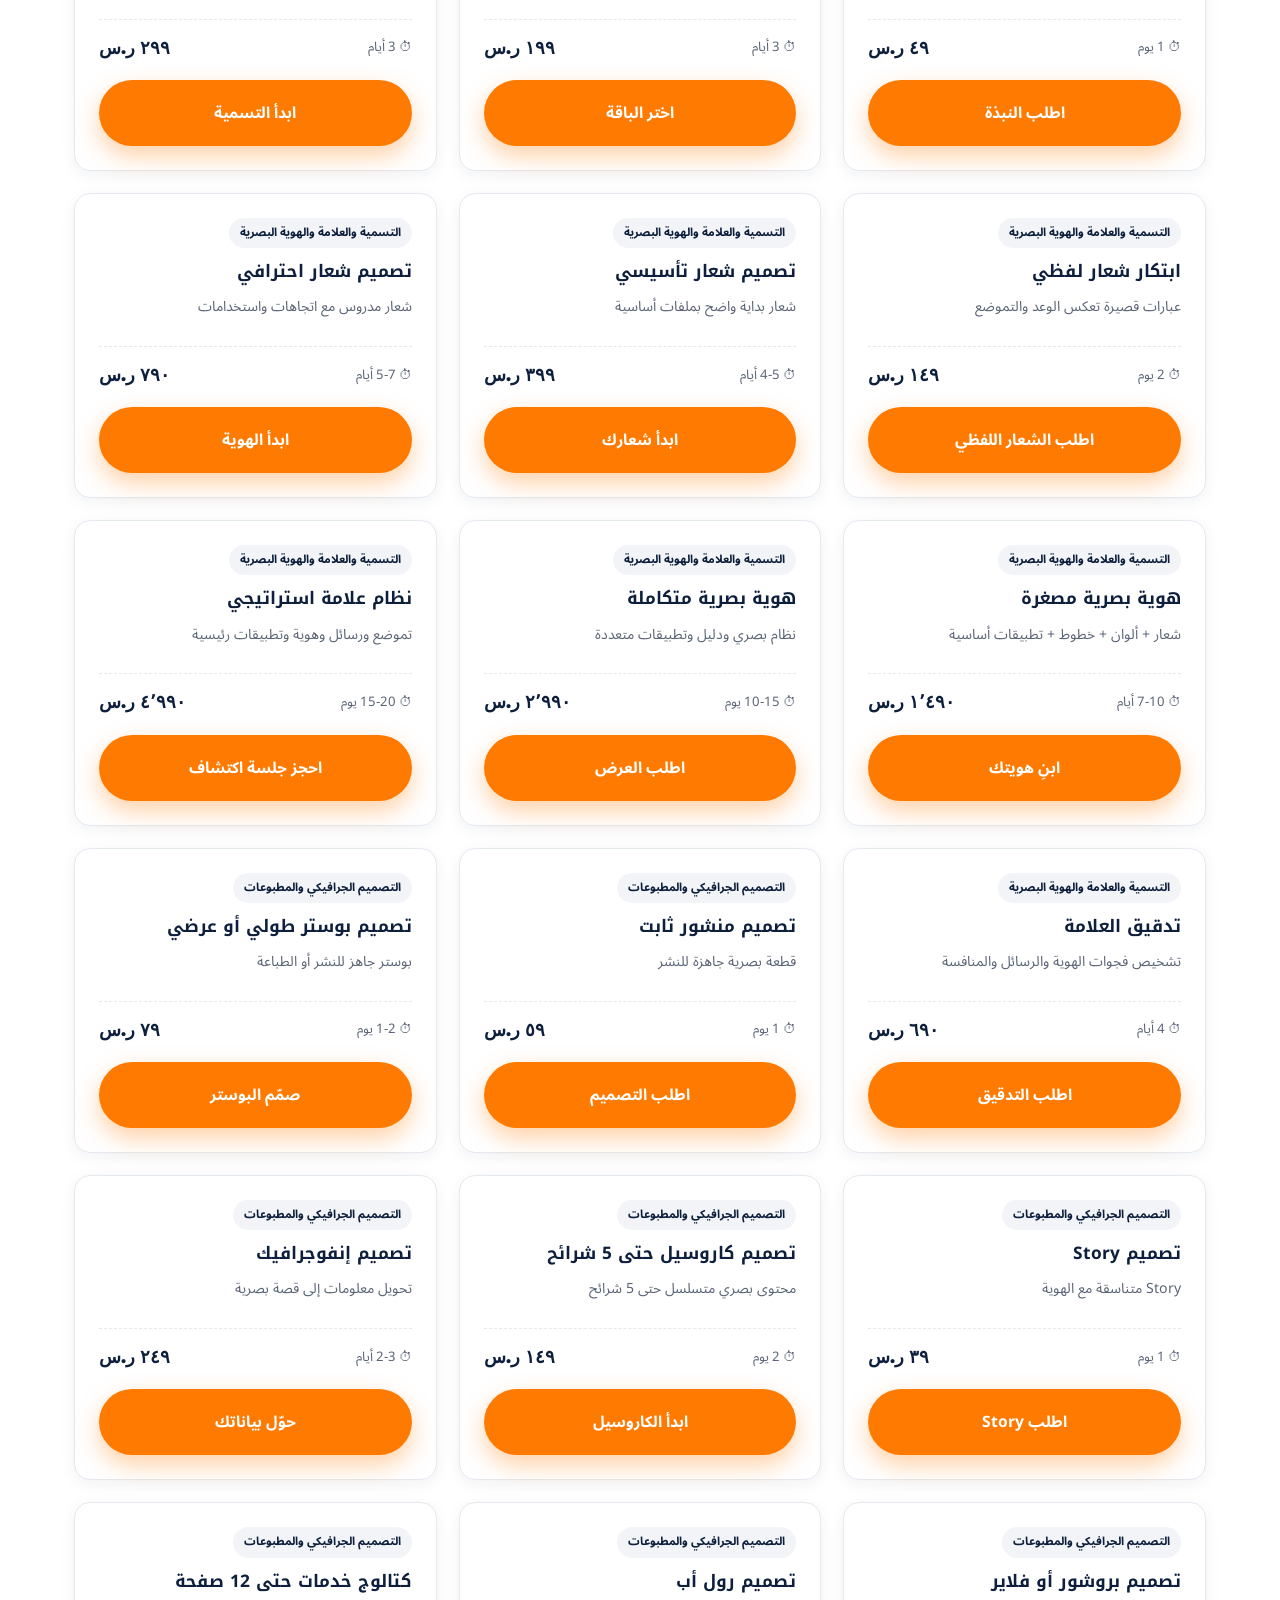
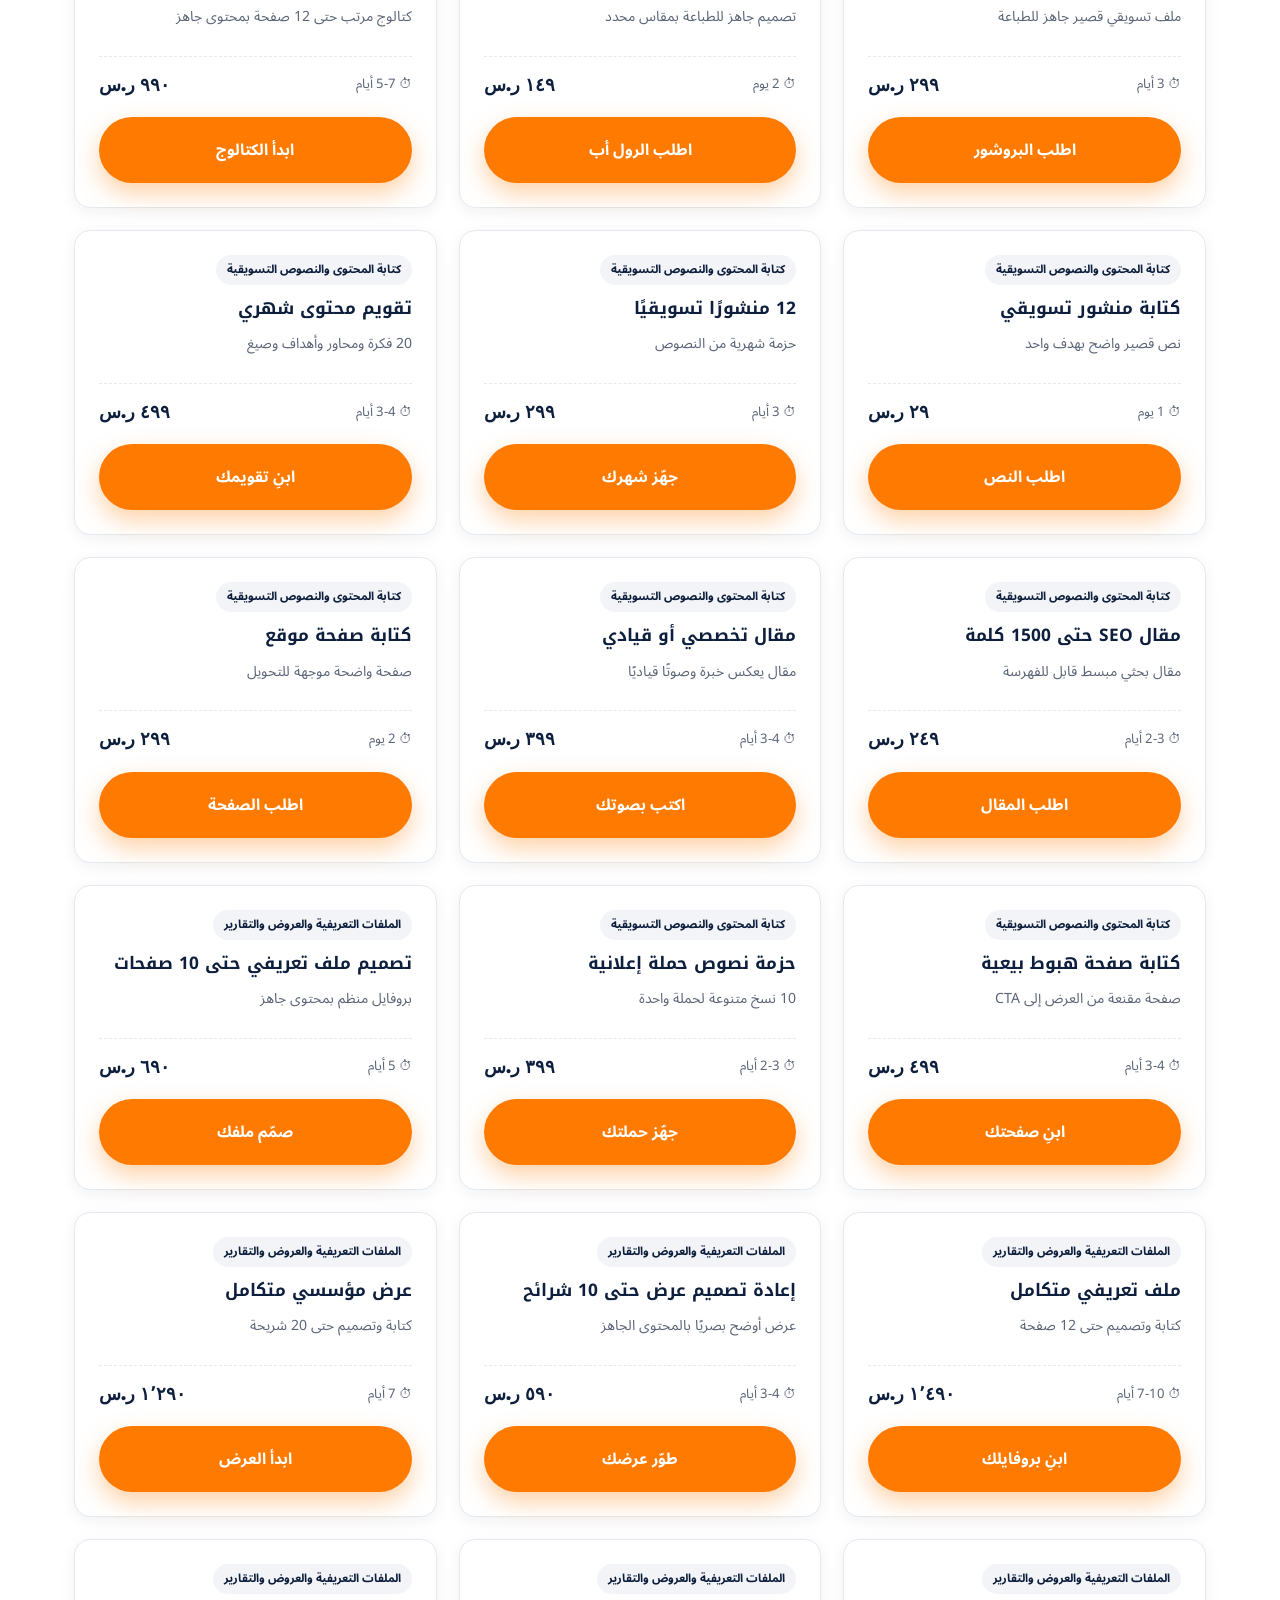
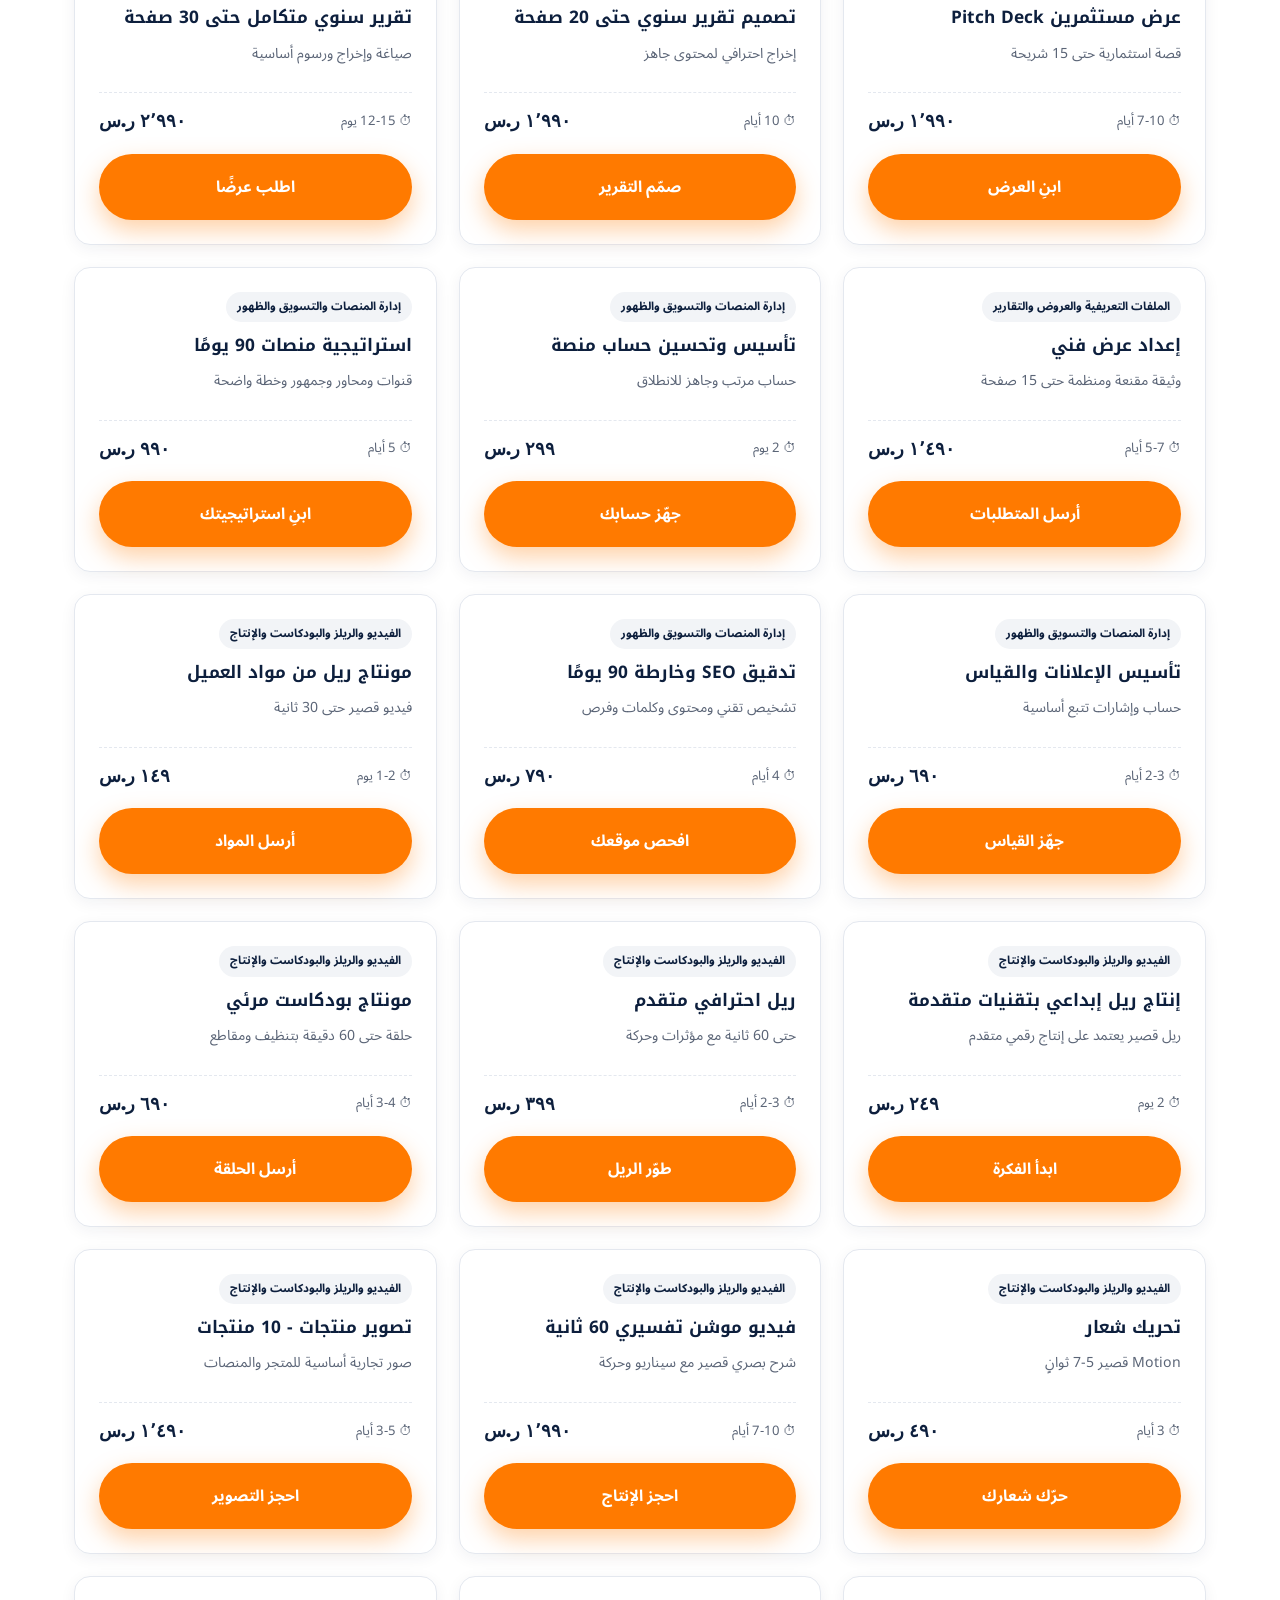
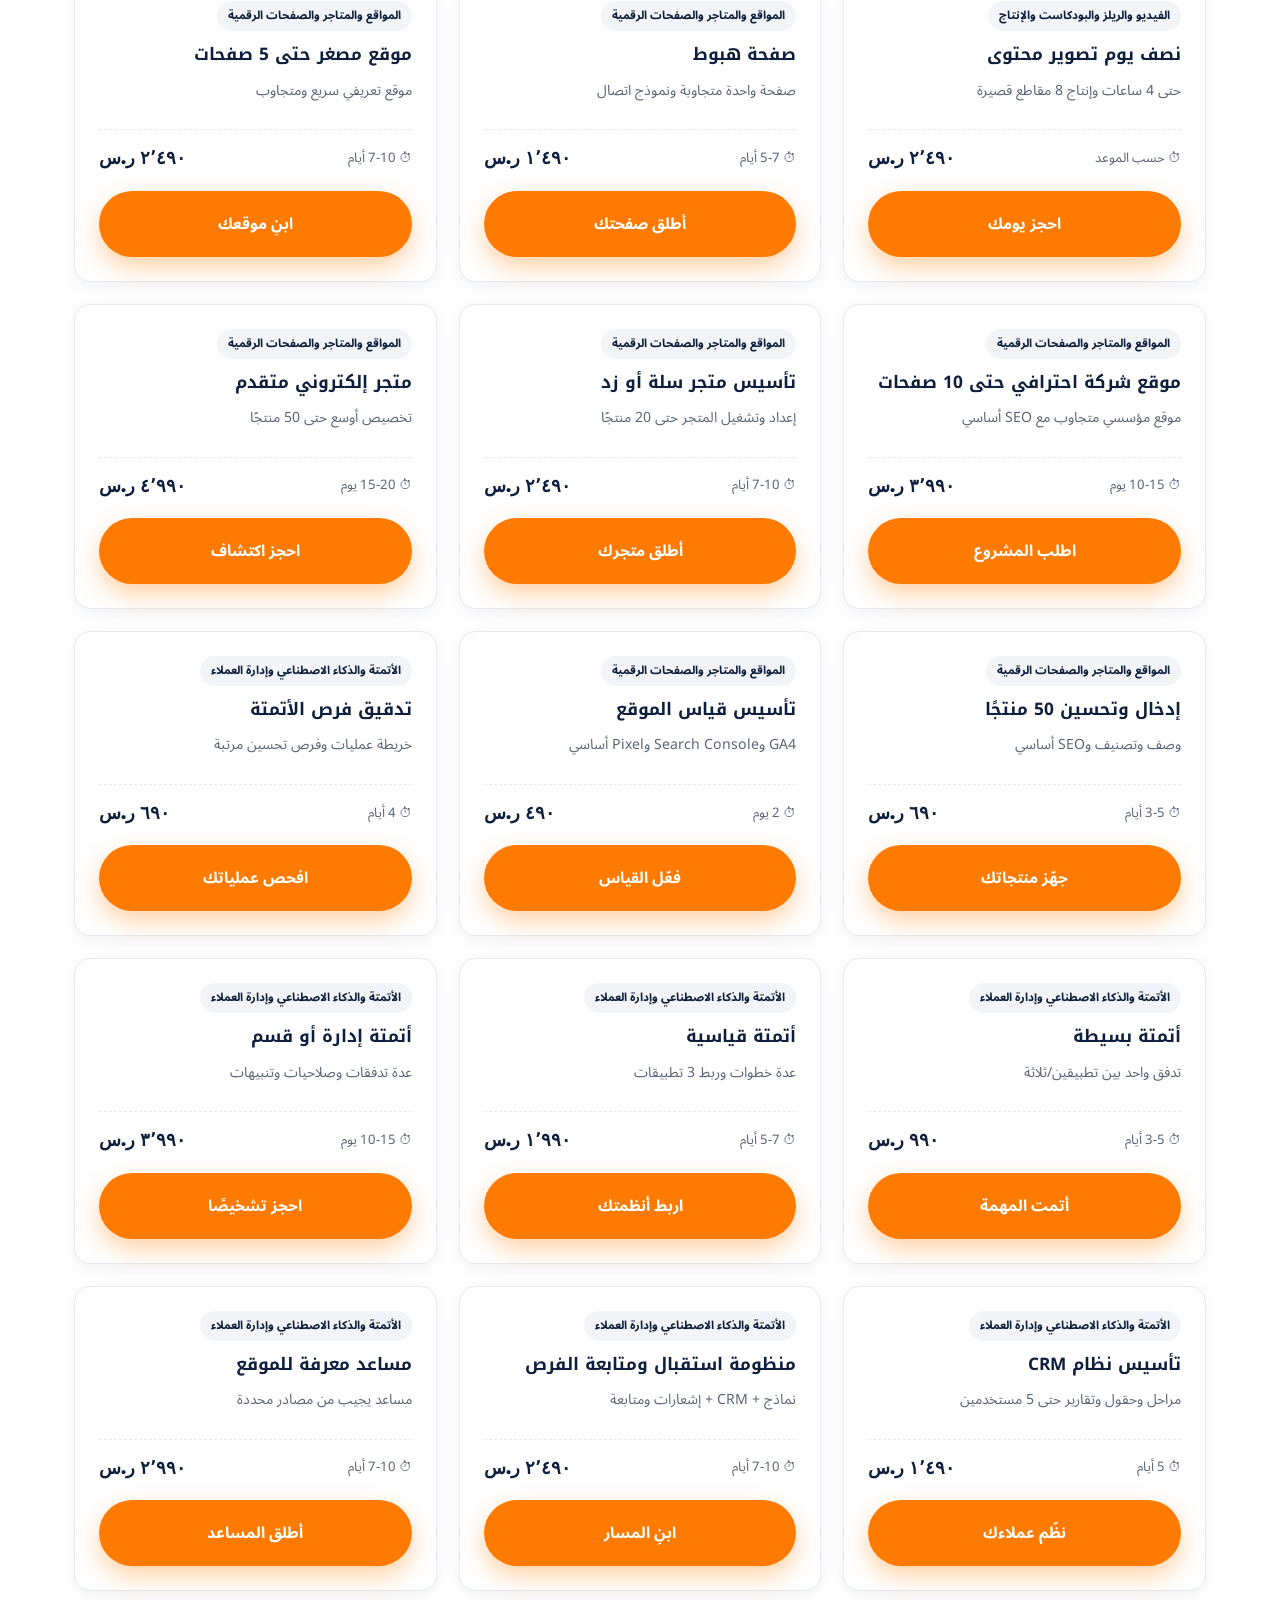
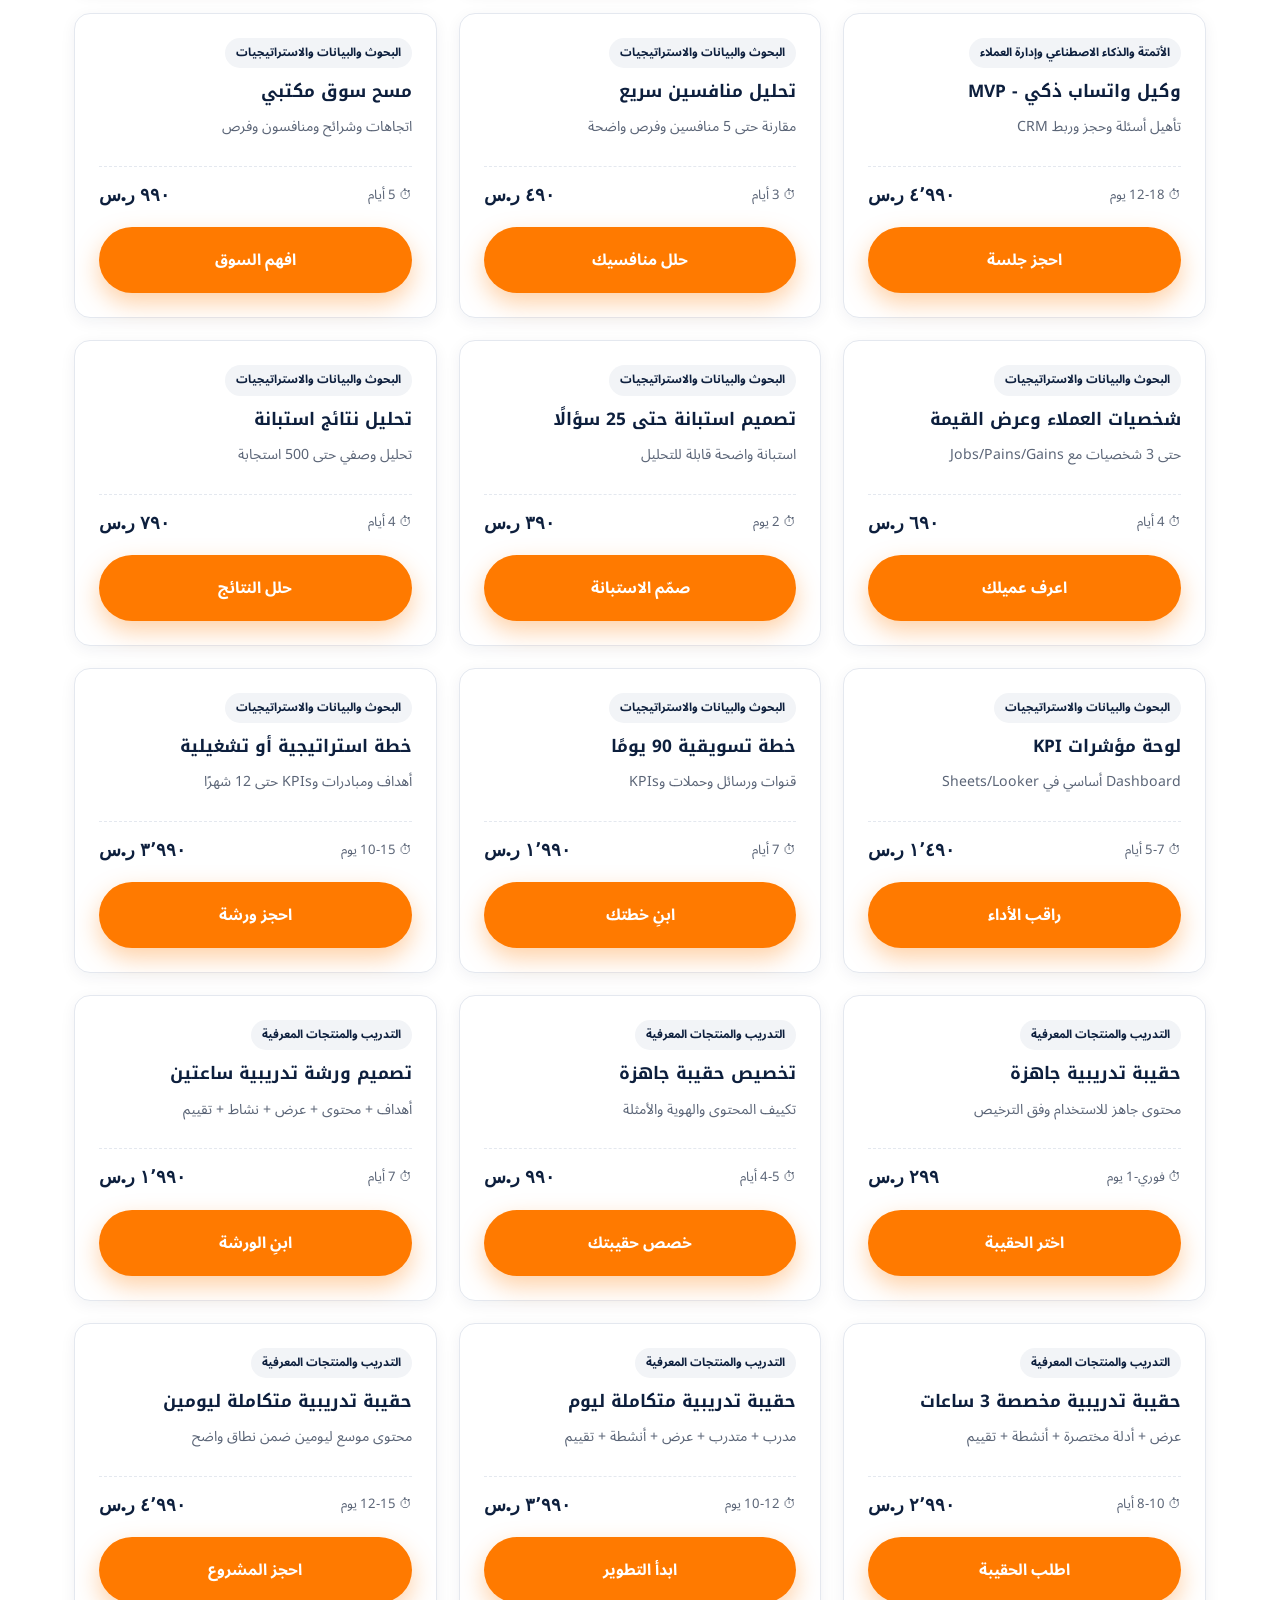
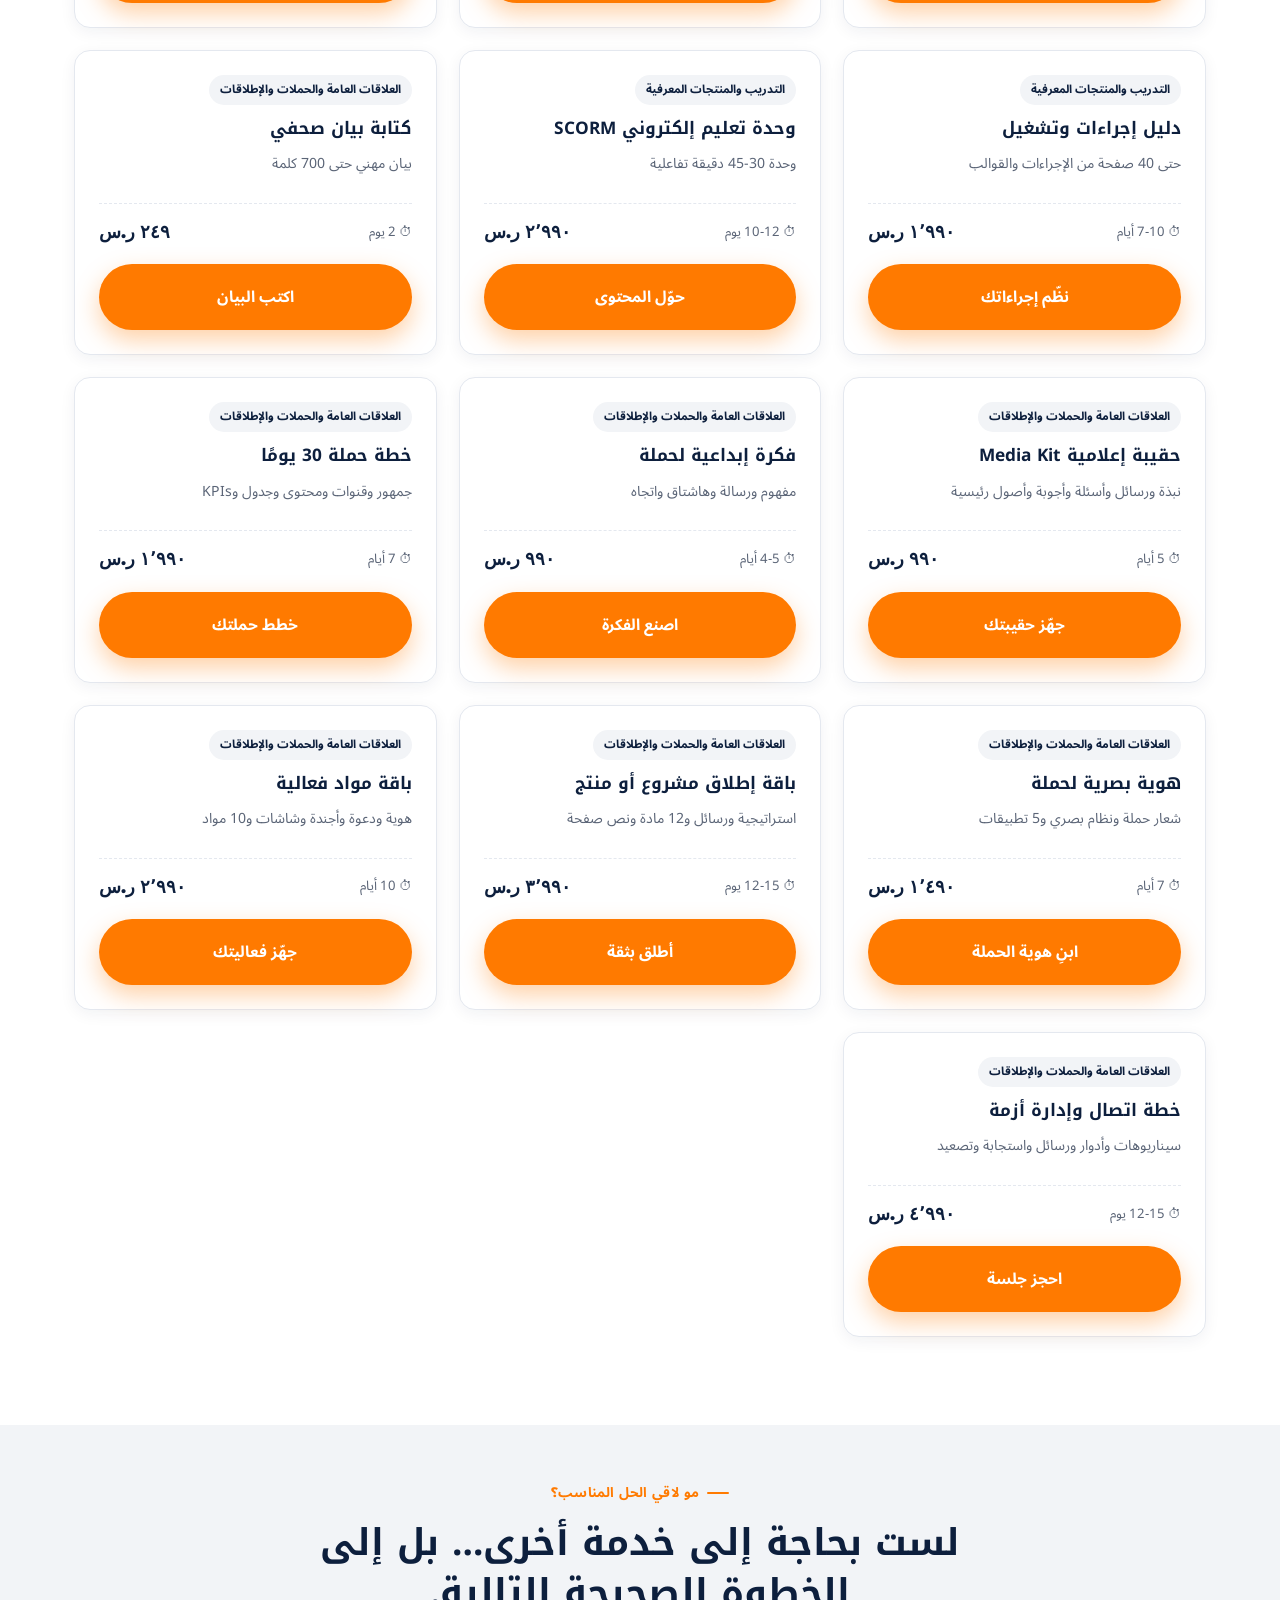
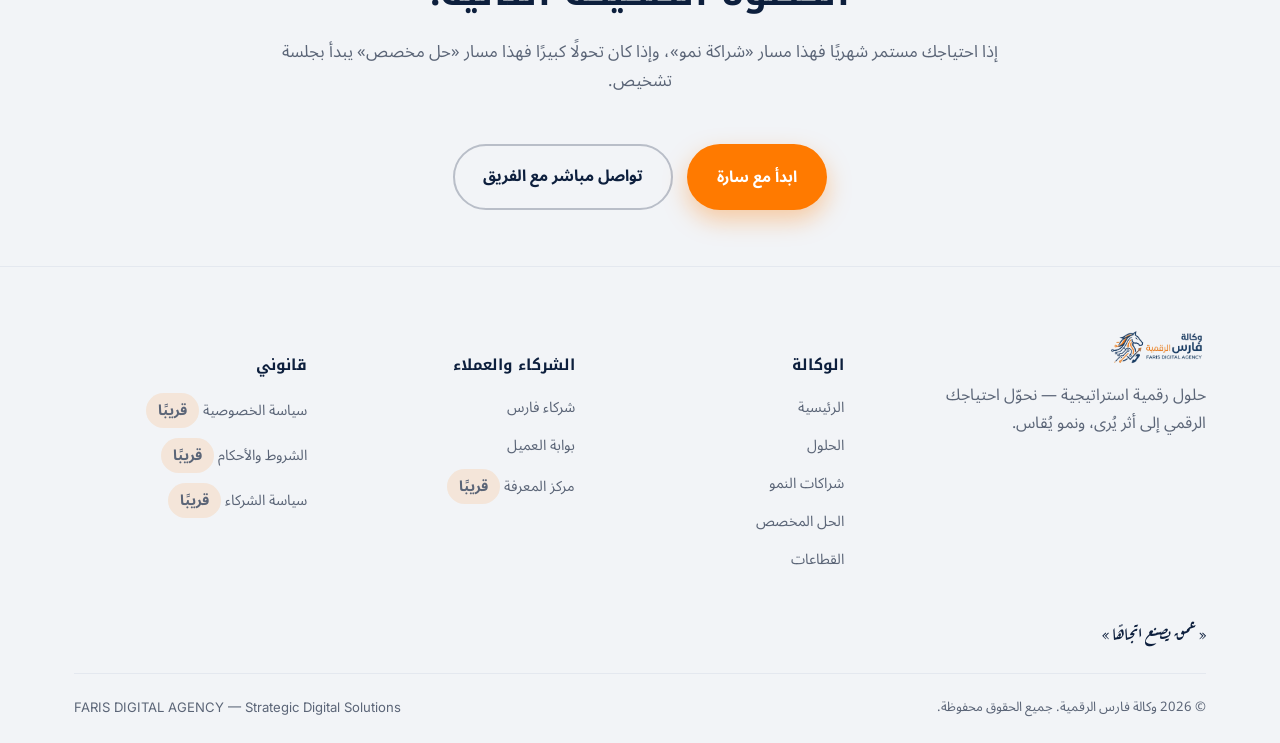
<file: solutions.html>
<title>الحلول الجاهزة | وكالة فارس الرقمية</title>
<meta charset="UTF-8">
<meta name="viewport" content="width=device-width, initial-scale=1.0">
<meta name="description" content="كل الحلول الجاهزة من وكالة فارس الرقمية — مشكلة محددة، شراء مباشر، تسليم سريع. سعر واضح ومدة تسليم محددة لكل حل.">
<link rel="icon" href="assets/logo/faris-icon.png" type="image/png">
<link rel="preconnect" href="https://fonts.googleapis.com">
<link rel="preconnect" href="https://fonts.gstatic.com" crossorigin>
<link href="https://fonts.googleapis.com/css2?family=Noto+Kufi+Arabic:wght@400;500;700;800&family=Noto+Sans+Arabic:wght@400;500;600;700&family=Montserrat:wght@700;800&family=Inter:wght@400;500;600&family=Aref+Ruqaa:wght@400;700&display=swap" rel="stylesheet">
<link rel="stylesheet" href="assets/css/style.css">

<body dir="rtl" lang="ar">

<header class="site-header">
  <div class="container">
    <a href="index.html" class="brand" aria-label="وكالة فارس الرقمية">
      <img src="assets/logo/faris-logo-full.png" alt="وكالة فارس الرقمية — FARIS DIGITAL AGENCY">
    </a>
    <nav class="main-nav">
      <ul>
        <li><a href="index.html">الرئيسية</a></li>
        <li><a href="solutions.html">الحلول</a></li>
        <li><a href="growth.html">شراكات النمو</a></li>
        <li><a href="custom.html">الحل المخصص</a></li>
        <li><a href="sectors.html">القطاعات</a></li>
        <li><a href="index.html#partners">شركاء فارس</a></li>
        <li><span class="nav-soon">مركز المعرفة <em>قريبًا</em></span></li>
      </ul>
    </nav>
    <div class="header-actions">
      <a href="portal.html" class="btn btn-outline btn-sm">تسجيل الدخول</a>
      <button class="btn btn-primary btn-sm" data-sara-open>اسأل سارة</button>
      <button class="nav-toggle" aria-label="فتح القائمة" aria-expanded="false"><span></span><span></span><span></span></button>
    </div>
  </div>
</header>

<section class="page-hero">
  <div class="container">
    <p class="breadcrumb"><a href="index.html">الرئيسية</a> / الحلول</p>
    <h1>الحلول الجاهزة</h1>
    <p>مشكلة محددة، شراء مباشر، تسليم سريع — سعر واضح ومدة تسليم محددة لكل حل من أول لحظة. هذا الكتالوج مبني مباشرة على دليل تسعير فارس 360 المعتمد.</p>
  </div>
</section>

<section class="section">
  <div class="container">
    <div id="track-pills" class="pill-row" aria-label="فلترة سريعة حسب المسار"></div>

    <div class="catalog-toolbar">
      <div class="catalog-filters">
        <div class="field search">
          <label for="filter-search">ابحث</label>
          <input type="text" id="filter-search" placeholder="اسم الحل أو الكلمة المفتاحية...">
        </div>
        <div class="field">
          <label for="filter-track">المسار</label>
          <select id="filter-track">
            <option value="">كل المسارات</option>
          </select>
        </div>
        <div class="field">
          <label for="filter-price">الميزانية</label>
          <select id="filter-price">
            <option value="">كل الأسعار</option>
            <option value="0-200">أقل من 200 ر.س</option>
            <option value="200-500">200 – 500 ر.س</option>
            <option value="500-1500">500 – 1500 ر.س</option>
            <option value="1500-3000">1500 – 3000 ر.س</option>
            <option value="3000+">أكثر من 3000 ر.س</option>
          </select>
        </div>
        <div class="field">
          <label for="filter-sort">الترتيب</label>
          <select id="filter-sort">
            <option value="">الافتراضي</option>
            <option value="price-asc">السعر: من الأقل</option>
            <option value="price-desc">السعر: من الأعلى</option>
          </select>
        </div>
      </div>
      <button id="filter-reset" class="catalog-reset">إعادة ضبط الفلاتر</button>
    </div>

    <div class="catalog-meta">
      <span id="results-count"></span>
    </div>

    <div id="solutions-grid" class="solutions-grid"></div>

    <div id="catalog-empty" class="catalog-empty empty-state">
      <div class="icon-circle">
        <svg width="24" height="24" viewBox="0 0 24 24" fill="none"><path d="M11 19a8 8 0 1 0 0-16 8 8 0 0 0 0 16Zm10 2-4.35-4.35" stroke="#0D1F3D" stroke-width="1.6" stroke-linecap="round" stroke-linejoin="round"/></svg>
      </div>
      <h3>ما فيه حل مطابق لهذي الفلاتر</h3>
      <p>جرّب تعديل الفلاتر، أو تواصل مباشرة مع سارة ووضّح احتياجك — نساعدك نلقى المسار الأنسب حتى لو ما كان ضمن الكتالوج مباشرة.</p>
      <button class="btn btn-primary btn-sm" data-sara-open>اسأل سارة</button>
    </div>
  </div>
</section>

<section class="section section-tight" style="background:var(--gray-light);">
  <div class="container">
    <div class="section-head center">
      <span class="eyebrow">مو لاقي الحل المناسب؟</span>
      <h2>لست بحاجة إلى خدمة أخرى… بل إلى الخطوة الصحيحة التالية.</h2>
      <p>إذا احتياجك مستمر شهريًا فهذا مسار «شراكة نمو»، وإذا كان تحولًا كبيرًا فهذا مسار «حل مخصص» يبدأ بجلسة تشخيص.</p>
    </div>
    <div style="display:flex;gap:14px;justify-content:center;flex-wrap:wrap;">
      <button class="btn btn-primary" data-sara-open>ابدأ مع سارة</button>
      <a href="index.html#contact" class="btn btn-outline">تواصل مباشر مع الفريق</a>
    </div>
  </div>
</section>

<footer class="site-footer">
  <div class="container">
    <div class="footer-top">
      <div class="footer-brand">
        <img src="assets/logo/faris-logo-full.png" alt="وكالة فارس الرقمية">
        <p>حلول رقمية استراتيجية — نحوّل احتياجك الرقمي إلى أثر يُرى، ونمو يُقاس.</p>
      </div>
      <div class="footer-col">
        <h5>الوكالة</h5>
        <ul>
          <li><a href="index.html">الرئيسية</a></li>
          <li><a href="solutions.html">الحلول</a></li>
          <li><a href="growth.html">شراكات النمو</a></li>
          <li><a href="custom.html">الحل المخصص</a></li>
          <li><a href="sectors.html">القطاعات</a></li>
        </ul>
      </div>
      <div class="footer-col">
        <h5>الشركاء والعملاء</h5>
        <ul>
          <li><a href="index.html#partners">شركاء فارس</a></li>
          <li><a href="portal.html">بوابة العميل</a></li>
          <li><span>مركز المعرفة <span class="badge badge-soon">قريبًا</span></span></li>
        </ul>
      </div>
      <div class="footer-col">
        <h5>قانوني</h5>
        <ul>
          <li><span>سياسة الخصوصية <span class="badge badge-soon">قريبًا</span></span></li>
          <li><span>الشروط والأحكام <span class="badge badge-soon">قريبًا</span></span></li>
          <li><span>سياسة الشركاء <span class="badge badge-soon">قريبًا</span></span></li>
        </ul>
      </div>
    </div>
    <p class="footer-tagline">« عمق يصنع اتجاهًا »</p>
    <div class="footer-bottom">
      <span>© <span data-year></span> وكالة فارس الرقمية. جميع الحقوق محفوظة.</span>
      <span class="en">FARIS DIGITAL AGENCY — Strategic Digital Solutions</span>
    </div>
  </div>
</footer>

<button class="sara-fab" data-sara-open aria-label="اسأل سارة">
  <span class="dot"></span> اسأل سارة
</button>

<div class="sara-modal-backdrop">
  <div class="sara-modal" role="dialog" aria-modal="true" aria-label="سارة — مستشارة فارس الرقمية">
    <button class="sara-modal-close" aria-label="إغلاق">×</button>
    <div class="sara-modal-header">
      <div class="sara-avatar">س</div>
      <div>
        <strong>سارة — مستشارة فارس الرقمية</strong><br>
        <small>سارة تفهم… وفارس يبني.</small>
      </div>
    </div>
    <div class="sara-prefill-box" hidden style="margin-bottom:14px;">
      <span class="badge">مهتم بـ: <span data-sara-prefill></span></span>
    </div>
    <div class="sara-progress"><span class="done"></span><span></span><span></span></div>
    <div class="sara-demo-step active" data-step="1">
      <p>وش احتياجك الأساسي حاليًا؟</p>
      <div class="sara-options" data-step="1">
        <button data-value="مشكلة محددة">عندي مشكلة محددة أبي أحلها بسرعة</button>
        <button data-value="قدرة تشغيلية مستمرة">أحتاج عمل مستمر شهريًا (محتوى، إدارة، دعم)</button>
        <button data-value="تحول استراتيجي كبير">أخطط لتحول أو مشروع كبير</button>
      </div>
    </div>
    <div class="sara-demo-step" data-step="2">
      <p>تمام، وأنسب وصف لتوقيتك؟</p>
      <div class="sara-options" data-step="2">
        <button data-value="عاجل">أحتاجه بأقرب وقت</button>
        <button data-value="مرن">عندي مرونة بالوقت</button>
      </div>
    </div>
    <div class="sara-demo-step" data-step="3">
      <div class="sara-result"></div>
      <button class="sara-restart">ابدأ من جديد</button>
    </div>
    <p class="sara-note" style="margin-top:18px;">هذا تشخيص أولي مبسّط لتوجيهك للمسار الأنسب فقط. <a href="index.html#contact">أو تواصل مباشرة مع الفريق</a>.</p>
  </div>
</div>

<script src="assets/js/main.js"></script>
<script src="assets/js/services-data.js"></script>
<script src="assets/js/solutions.js"></script>
</body>
</file>
<file: assets/css/style.css>
/* ===========================================================
   وكالة فارس الرقمية — نظام التصميم المشترك
   الألوان والخطوط معتمدة من: FARIS_DIGITAL_VISUAL_IDENTITY_2026.pdf
   =========================================================== */

:root{
  --navy:#0D1F3D;
  --navy-rgb:13,31,61;
  --orange:#FF7A00;
  --orange-rgb:255,122,0;
  --white:#FFFFFF;
  --gray-light:#F2F4F7;
  --ink:#141B29;
  --muted:#5B6577;
  --border:#E4E8EF;

  --font-ar-heading:'Noto Kufi Arabic', 'Segoe UI', sans-serif;
  --font-ar-body:'Noto Sans Arabic', 'Segoe UI', sans-serif;
  --font-en-heading:'Montserrat', sans-serif;
  --font-en-body:'Inter', sans-serif;
  --font-heritage:'Aref Ruqaa', serif;

  --radius-sm:10px;
  --radius:16px;
  --radius-lg:26px;
  --shadow-sm:0 4px 16px rgba(var(--navy-rgb),.06);
  --shadow:0 14px 40px rgba(var(--navy-rgb),.10);
  --container:1180px;
}

*,*::before,*::after{box-sizing:border-box;}
html{scroll-behavior:smooth;}
body{
  margin:0;
  font-family:var(--font-ar-body);
  color:var(--ink);
  background:var(--white);
  line-height:1.75;
  -webkit-font-smoothing:antialiased;
}
h1,h2,h3,h4{
  font-family:var(--font-ar-heading);
  color:var(--navy);
  margin:0 0 .5em;
  line-height:1.35;
}
p{margin:0 0 1em;color:var(--muted);}
a{color:inherit;text-decoration:none;}
img{max-width:100%;display:block;}
ul{margin:0;padding:0;list-style:none;}
button{font-family:inherit;cursor:pointer;}
.en{font-family:var(--font-en-body);}
.en-heading{font-family:var(--font-en-heading);}

.container{
  max-width:var(--container);
  margin:0 auto;
  padding:0 24px;
}
.section{padding:88px 0;}
.section-tight{padding:56px 0;}
.eyebrow{
  display:inline-flex;align-items:center;gap:8px;
  color:var(--orange);font-weight:700;font-size:.85rem;
  letter-spacing:.3px;margin-bottom:14px;
}
.eyebrow::before{
  content:"";width:22px;height:2px;background:var(--orange);display:inline-block;border-radius:2px;
}
.section-head{max-width:720px;margin:0 0 48px;}
.section-head.center{margin-inline:auto;text-align:center;}
.section-head h2{font-size:clamp(1.6rem,3vw,2.3rem);}
.section-head p{font-size:1.05rem;}

/* ---------- Buttons ---------- */
.btn{
  display:inline-flex;align-items:center;justify-content:center;gap:8px;
  padding:14px 28px;border-radius:999px;font-weight:700;font-size:.98rem;
  border:2px solid transparent;transition:.25s ease;white-space:nowrap;
}
.btn-primary{background:var(--orange);color:var(--white);box-shadow:0 10px 24px rgba(var(--orange-rgb),.35);}
.btn-primary:hover{background:#e56e00;transform:translateY(-2px);}
.btn-outline{background:transparent;border-color:rgba(var(--navy-rgb),.25);color:var(--navy);}
.btn-outline:hover{border-color:var(--navy);background:rgba(var(--navy-rgb),.04);}
.btn-ghost-white{background:rgba(255,255,255,.08);border-color:rgba(255,255,255,.35);color:var(--white);}
.btn-ghost-white:hover{background:rgba(255,255,255,.18);}
.btn-sm{padding:10px 18px;font-size:.85rem;}
.btn[disabled]{opacity:.5;cursor:not-allowed;}

.badge{
  display:inline-flex;align-items:center;gap:6px;
  background:var(--gray-light);color:var(--navy);
  font-size:.78rem;font-weight:700;padding:5px 12px;border-radius:999px;
}
.badge-soon{background:rgba(var(--orange-rgb),.12);color:#b35700;}

/* ---------- Header ---------- */
.site-header{
  position:sticky;top:0;z-index:100;
  background:rgba(255,255,255,.9);backdrop-filter:blur(10px);
  border-bottom:1px solid var(--border);
}
.site-header .container{
  display:flex;align-items:center;justify-content:space-between;
  height:76px;gap:16px;
}
.brand{display:flex;align-items:center;gap:10px;}
.brand img{height:42px;width:auto;}
.main-nav ul{display:flex;align-items:center;gap:4px;}
.main-nav a, .nav-soon{
  display:flex;align-items:center;gap:6px;
  padding:10px 14px;border-radius:10px;font-weight:600;font-size:.92rem;color:var(--navy);
}
.main-nav a:hover{background:var(--gray-light);}
.nav-soon{color:var(--muted);cursor:default;}
.nav-soon em{
  font-style:normal;font-size:.68rem;background:var(--gray-light);
  padding:2px 7px;border-radius:999px;color:var(--muted);
}
.header-actions{display:flex;align-items:center;gap:10px;}
.nav-toggle{display:none;background:none;border:0;padding:8px;}
.nav-toggle span{display:block;width:24px;height:2px;background:var(--navy);margin:5px 0;border-radius:2px;}

@media (max-width:960px){
  .main-nav{
    position:fixed;inset:76px 0 0 0;background:var(--white);
    padding:20px 24px;transform:translateY(-8px);opacity:0;pointer-events:none;
    transition:.25s ease;overflow-y:auto;
  }
  .main-nav.open{transform:translateY(0);opacity:1;pointer-events:auto;}
  .main-nav ul{flex-direction:column;align-items:stretch;gap:2px;}
  .main-nav a,.nav-soon{padding:14px 10px;border-bottom:1px solid var(--border);border-radius:0;}
  .nav-toggle{display:block;}
  .header-actions .btn-outline{display:none;}
}

/* ---------- Hero ---------- */
.hero{
  position:relative;overflow:hidden;
  background:linear-gradient(160deg, var(--navy) 0%, #142a52 55%, var(--navy) 100%);
  color:var(--white);padding:76px 0 96px;
}
.hero::after{
  content:"";position:absolute;inset:0;
  background:radial-gradient(circle at 85% 15%, rgba(var(--orange-rgb),.18), transparent 45%);
  pointer-events:none;
}
.hero-grid{
  position:relative;z-index:1;
  display:grid;grid-template-columns:1.1fr .9fr;gap:56px;align-items:center;
}
@media (max-width:960px){.hero-grid{grid-template-columns:1fr;text-align:center;}}

.hero-trust{
  display:inline-flex;flex-wrap:wrap;gap:10px;align-items:center;
  font-size:.85rem;color:rgba(255,255,255,.75);margin-bottom:22px;
}
.hero-trust span{display:flex;align-items:center;gap:6px;}
.hero-trust span::before{content:"";width:6px;height:6px;border-radius:50%;background:var(--orange);}
.hero h1{
  color:var(--white);font-size:clamp(2rem,4.2vw,3.1rem);
  max-width:15ch;margin-bottom:.4em;
}
@media (max-width:960px){.hero h1{max-width:none;margin-inline:auto;}}
.hero .lead{color:rgba(255,255,255,.82);font-size:1.1rem;max-width:52ch;}
@media (max-width:960px){.hero .lead{margin-inline:auto;}}
.hero-ctas{display:flex;gap:14px;flex-wrap:wrap;margin-top:30px;}
@media (max-width:960px){.hero-ctas{justify-content:center;}}
.hero-closing{margin-top:34px;font-size:.95rem;color:rgba(255,255,255,.65);}

/* logo gallop-in */
.hero-logo-wrap{
  position:relative;display:flex;align-items:center;justify-content:center;
  min-height:280px;
}
.hero-logo-img{
  width:min(360px,80%);
  animation:gallopIn .9s cubic-bezier(.16,.84,.44,1) both,
            floatLogo 5.5s ease-in-out .9s infinite,
            glowPulse 5.5s ease-in-out .9s infinite;
  filter:drop-shadow(0 10px 30px rgba(0,0,0,.25));
}
.speed-line{
  position:absolute;top:50%;height:3px;width:46%;
  background:linear-gradient(90deg, transparent, var(--orange), transparent);
  opacity:0;border-radius:3px;
}
.speed-line.l1{transform:translateY(-46px);animation:speedLine .7s ease-out .05s both;}
.speed-line.l2{transform:translateY(0px);animation:speedLine .7s ease-out .18s both;}
.speed-line.l3{transform:translateY(38px);animation:speedLine .7s ease-out .1s both;}

@keyframes gallopIn{
  0%{transform:translateX(-140px) scale(.88);filter:blur(8px);opacity:0;}
  65%{transform:translateX(8px) scale(1.03);filter:blur(1px);opacity:1;}
  100%{transform:translateX(0) scale(1);filter:blur(0);opacity:1;}
}
[dir="rtl"] .hero-logo-img{animation-name:gallopInRtl,floatLogo,glowPulse;}
@keyframes gallopInRtl{
  0%{transform:translateX(140px) scale(.88);filter:blur(8px);opacity:0;}
  65%{transform:translateX(-8px) scale(1.03);filter:blur(1px);opacity:1;}
  100%{transform:translateX(0) scale(1);filter:blur(0);opacity:1;}
}
@keyframes floatLogo{0%,100%{transform:translateY(0);}50%{transform:translateY(-10px);}}
@keyframes glowPulse{
  0%,100%{filter:drop-shadow(0 10px 30px rgba(0,0,0,.25)) drop-shadow(0 0 0 rgba(var(--orange-rgb),0));}
  50%{filter:drop-shadow(0 10px 30px rgba(0,0,0,.25)) drop-shadow(0 0 24px rgba(var(--orange-rgb),.45));}
}
@keyframes speedLine{
  0%{transform:translateX(-160%) translateY(var(--ty,0));opacity:0;}
  35%{opacity:1;}
  100%{transform:translateX(160%) translateY(var(--ty,0));opacity:0;}
}
@media (prefers-reduced-motion:reduce){
  .hero-logo-img,.speed-line{animation:none !important;}
}

/* ---------- Faris divider: من الإشارة إلى الأثر ---------- */
.faris-divider{
  display:flex;align-items:center;justify-content:center;gap:18px;
  padding:0;margin:0 auto;max-width:360px;position:relative;
}
.faris-divider .fd-line{flex:1;height:1px;background:rgba(var(--navy-rgb),.15);}
.faris-divider .fd-dot{width:8px;height:8px;border-radius:50%;flex:none;}
.faris-divider .fd-1{background:var(--orange);}
.faris-divider .fd-2{width:14px;height:2px;border-radius:2px;background:var(--navy);}
.faris-divider .fd-3{border:2px solid var(--orange);background:transparent;}
.faris-divider .fd-4{background:linear-gradient(135deg,var(--navy),var(--orange));}

/* ---------- Ways of working ---------- */
.ways-grid{display:grid;grid-template-columns:repeat(3,1fr);gap:26px;}
@media (max-width:900px){.ways-grid{grid-template-columns:1fr;}}
.way-card{
  background:var(--white);border:1px solid var(--border);border-radius:var(--radius);
  padding:32px 28px;box-shadow:var(--shadow-sm);transition:.25s ease;position:relative;overflow:hidden;
}
.way-card:hover{transform:translateY(-6px);box-shadow:var(--shadow);}
.way-card .way-num{
  font-family:var(--font-en-heading);font-weight:800;font-size:.8rem;color:var(--orange);
  letter-spacing:1px;margin-bottom:14px;display:block;
}
.way-card h3{font-size:1.3rem;}
.way-card .way-desc{color:var(--muted);margin-bottom:18px;}
.way-card ul{display:flex;flex-direction:column;gap:8px;margin-bottom:22px;}
.way-card li{display:flex;gap:8px;font-size:.92rem;color:var(--ink);}
.way-card li::before{content:"";width:6px;height:6px;margin-top:8px;border-radius:50%;background:var(--orange);flex:none;}

/* ---------- How it works ladder ---------- */
.ladder{display:flex;flex-direction:column;gap:0;counter-reset:step;}
.ladder-step{
  display:grid;grid-template-columns:64px 1fr;gap:22px;position:relative;padding-bottom:40px;
}
.ladder-step:last-child{padding-bottom:0;}
.ladder-step::before{
  counter-increment:step;content:counter(step);
  width:44px;height:44px;border-radius:50%;background:var(--navy);color:var(--white);
  display:flex;align-items:center;justify-content:center;font-weight:800;font-family:var(--font-en-heading);
  z-index:1;
}
.ladder-step:not(:last-child)::after{
  content:"";position:absolute;top:44px;bottom:0;right:21px;width:2px;
  background:repeating-linear-gradient(to bottom, rgba(var(--navy-rgb),.25) 0 6px, transparent 6px 12px);
}
[dir="rtl"] .ladder-step:not(:last-child)::after{right:21px;left:auto;}
.ladder-body h4{font-size:1.15rem;margin-bottom:6px;}
.ladder-simple{
  margin-top:10px;background:var(--gray-light);border-radius:var(--radius-sm);
  padding:12px 16px;font-size:.9rem;color:var(--navy);display:flex;gap:8px;
}
.ladder-simple b{color:var(--orange);white-space:nowrap;}

/* ---------- Showreel ---------- */
.showreel{
  position:relative;border-radius:var(--radius-lg);overflow:hidden;
  background:var(--navy);color:var(--white);min-height:340px;
  display:flex;align-items:center;box-shadow:var(--shadow);
}
.showreel-scene{
  position:absolute;inset:0;display:flex;align-items:center;padding:44px;
  opacity:0;transform:scale(1.03);transition:opacity .8s ease, transform 1.2s ease;
  background:linear-gradient(135deg, rgba(var(--navy-rgb),1), rgba(20,42,82,1));
}
.showreel-scene.active{opacity:1;transform:scale(1);position:relative;}
.showreel-scene .scene-tag{color:var(--orange);font-weight:700;font-size:.8rem;margin-bottom:10px;display:block;}
.showreel-scene h3{color:var(--white);font-size:1.5rem;max-width:26ch;}
.showreel-scene p{color:rgba(255,255,255,.75);max-width:44ch;}
.showreel-dots{position:absolute;bottom:20px;inset-inline:0;display:flex;justify-content:center;gap:8px;z-index:2;}
.showreel-dots button{
  width:8px;height:8px;border-radius:50%;border:0;background:rgba(255,255,255,.35);padding:0;
}
.showreel-dots button.active{background:var(--orange);width:22px;border-radius:5px;}

/* ---------- Sara section ---------- */
.sara-panel{
  display:grid;grid-template-columns:.9fr 1.1fr;gap:44px;align-items:center;
  background:var(--gray-light);border-radius:var(--radius-lg);padding:44px;
}
@media (max-width:900px){.sara-panel{grid-template-columns:1fr;}}
.sara-avatar{
  width:88px;height:88px;border-radius:50%;background:var(--navy);
  display:flex;align-items:center;justify-content:center;color:var(--white);
  font-family:var(--font-en-heading);font-weight:800;font-size:1.6rem;margin-bottom:18px;
}
.sara-quote{font-size:1.15rem;color:var(--navy);font-weight:700;}
.sara-note{font-size:.85rem;color:var(--muted);}

.sara-demo{background:var(--white);border-radius:var(--radius);box-shadow:var(--shadow-sm);padding:26px;}
.sara-demo-step{display:none;}
.sara-demo-step.active{display:block;}
.sara-options{display:flex;flex-direction:column;gap:10px;margin-top:16px;}
.sara-options button{
  text-align:right;padding:14px 16px;border-radius:12px;border:1.5px solid var(--border);
  background:var(--white);font-weight:600;color:var(--navy);transition:.2s;
}
[dir="ltr"] .sara-options button{text-align:left;}
.sara-options button:hover{border-color:var(--orange);background:#fff7f0;}
.sara-options button[disabled]{opacity:.55;cursor:default;}
.sara-options button[disabled]:hover{border-color:var(--border);background:var(--white);}
.sara-result{background:var(--gray-light);border-radius:12px;padding:18px;margin-top:14px;}
.sara-result h4{margin-bottom:6px;}
.sara-progress{display:flex;gap:6px;margin-bottom:18px;}
.sara-progress span{height:4px;flex:1;background:var(--border);border-radius:4px;}
.sara-progress span.done{background:var(--orange);}
.sara-restart{margin-top:14px;background:none;border:0;color:var(--muted);text-decoration:underline;font-size:.85rem;}

/* ---------- Results empty state ---------- */
.empty-state{
  border:1.5px dashed rgba(var(--navy-rgb),.25);border-radius:var(--radius-lg);
  padding:56px 32px;text-align:center;max-width:620px;margin:0 auto;
}
.empty-state .icon-circle{
  width:64px;height:64px;border-radius:50%;background:var(--gray-light);
  display:flex;align-items:center;justify-content:center;margin:0 auto 18px;
}

/* ---------- Partners ---------- */
.partners-panel{
  display:grid;grid-template-columns:1fr 1fr;gap:40px;align-items:center;
  background:linear-gradient(135deg,var(--navy),#152c56);color:var(--white);
  border-radius:var(--radius-lg);padding:48px;
}
@media (max-width:900px){.partners-panel{grid-template-columns:1fr;}}
.partners-panel p{color:rgba(255,255,255,.78);}
.commission-tag{
  display:inline-flex;align-items:baseline;gap:8px;background:rgba(255,255,255,.08);
  border:1px solid rgba(255,255,255,.2);border-radius:14px;padding:18px 24px;margin-top:16px;
}
.commission-tag b{font-family:var(--font-en-heading);font-size:2.2rem;color:var(--orange);}

/* ---------- Cards / grids generic ---------- */
.grid-3{display:grid;grid-template-columns:repeat(3,1fr);gap:22px;}
@media (max-width:900px){.grid-3{grid-template-columns:1fr 1fr;}}
@media (max-width:600px){.grid-3{grid-template-columns:1fr;}}

/* ---------- Footer ---------- */
/* ملاحظة: الفوتر بخلفية فاتحة عمدًا (وليس كحلي) حتى يظهر الشعار الرسمي بألوانه
   الحقيقية دون أي تعديل أو عكس ألوان — يمنع الدليل البصري إعادة تلوين الشعار. */
.site-footer{background:var(--gray-light);color:var(--muted);padding:60px 0 24px;border-top:1px solid var(--border);}
.footer-top{display:grid;grid-template-columns:1.4fr 1fr 1fr 1fr;gap:36px;margin-bottom:44px;}
@media (max-width:900px){.footer-top{grid-template-columns:1fr 1fr;}}
@media (max-width:560px){.footer-top{grid-template-columns:1fr;}}
.footer-brand img{height:40px;margin-bottom:14px;}
.footer-brand p{color:var(--muted);max-width:32ch;}
.footer-col h5{color:var(--navy);font-family:var(--font-ar-heading);margin-bottom:14px;font-size:.95rem;}
.footer-col ul{display:flex;flex-direction:column;gap:10px;}
.footer-col a,.footer-col span{font-size:.9rem;color:var(--muted);}
.footer-col a:hover{color:var(--orange);}
.footer-bottom{
  border-top:1px solid var(--border);padding-top:22px;
  display:flex;justify-content:space-between;flex-wrap:wrap;gap:10px;font-size:.82rem;color:var(--muted);
}
.footer-tagline{font-family:var(--font-heritage);color:var(--navy);font-size:1.1rem;margin-bottom:26px;}

/* ---------- Persistent Sara button ---------- */
.sara-fab{
  position:fixed;bottom:24px;inset-inline-end:24px;z-index:200;
  display:flex;align-items:center;gap:10px;background:var(--orange);color:var(--white);
  padding:14px 22px;border-radius:999px;font-weight:700;border:0;
  box-shadow:0 14px 30px rgba(var(--orange-rgb),.4);
}
.sara-fab:hover{transform:translateY(-3px);}
.sara-fab .dot{width:8px;height:8px;border-radius:50%;background:#fff;animation:pulseDot 1.6s infinite;}
@keyframes pulseDot{0%,100%{opacity:1;}50%{opacity:.3;}}

.sara-modal-backdrop{
  position:fixed;inset:0;background:rgba(var(--navy-rgb),.55);backdrop-filter:blur(2px);
  z-index:300;display:none;align-items:flex-end;justify-content:center;padding:0;
}
.sara-modal-backdrop.open{display:flex;}
@media (min-width:640px){.sara-modal-backdrop{align-items:center;padding:24px;}}
.sara-modal{
  background:var(--white);width:100%;max-width:480px;border-radius:22px 22px 0 0;
  padding:28px;max-height:88vh;overflow-y:auto;position:relative;
  animation:slideUp .3s ease;
}
@media (min-width:640px){.sara-modal{border-radius:22px;}}
@keyframes slideUp{from{transform:translateY(30px);opacity:0;}to{transform:translateY(0);opacity:1;}}
.sara-modal-close{
  position:absolute;top:16px;inset-inline-end:16px;background:var(--gray-light);border:0;
  width:32px;height:32px;border-radius:50%;font-size:1.1rem;color:var(--navy);
}
.sara-modal-header{display:flex;align-items:center;gap:12px;margin-bottom:18px;}
.sara-modal-header .sara-avatar{width:46px;height:46px;font-size:1rem;margin:0;}
.sara-modal-header small{color:var(--muted);}

/* ---------- Contact (fallback direct path) ---------- */
.contact-box{
  background:var(--gray-light);border-radius:var(--radius-lg);padding:40px;
  display:grid;grid-template-columns:1fr 1fr;gap:32px;
}
@media (max-width:800px){.contact-box{grid-template-columns:1fr;}}
.contact-form{display:flex;flex-direction:column;gap:12px;}
.contact-form input,.contact-form textarea{
  padding:13px 16px;border-radius:12px;border:1.5px solid var(--border);font-family:inherit;font-size:.95rem;
}
.contact-form textarea{min-height:100px;resize:vertical;}
.form-note{font-size:.8rem;color:var(--muted);}
.toast{
  position:fixed;bottom:24px;inset-inline-start:24px;background:var(--navy);color:#fff;
  padding:14px 20px;border-radius:12px;font-size:.9rem;z-index:400;
  transform:translateY(120%);transition:.3s ease;box-shadow:var(--shadow);
}
.toast.show{transform:translateY(0);}

/* ---------- reveal-on-scroll ---------- */
.reveal{opacity:0;transform:translateY(24px);transition:opacity .6s ease, transform .6s ease;}
.reveal.in{opacity:1;transform:translateY(0);}

/* ---------- Sectors (preliminary list) ---------- */
.sector-grid{display:grid;grid-template-columns:repeat(3,1fr);gap:20px;}
@media (max-width:900px){.sector-grid{grid-template-columns:1fr 1fr;}}
@media (max-width:600px){.sector-grid{grid-template-columns:1fr;}}
.sector-card{
  background:var(--white);border:1px solid var(--border);border-radius:var(--radius);
  padding:24px;text-align:center;transition:.25s ease;box-shadow:var(--shadow-sm);
}
.sector-card:hover{transform:translateY(-4px);box-shadow:var(--shadow);border-color:rgba(var(--orange-rgb),.35);}
.sector-card .sector-icon{
  width:52px;height:52px;border-radius:50%;background:var(--gray-light);
  display:flex;align-items:center;justify-content:center;margin:0 auto 14px;
}
.sector-card h3{font-size:1.05rem;margin-bottom:6px;}
.sector-card p{font-size:.85rem;margin-bottom:0;}

/* ---------- Growth partnerships (tiers + monthly add-ons) ---------- */
.tier-grid{display:grid;grid-template-columns:repeat(3,1fr);gap:22px;align-items:stretch;}
@media (max-width:900px){.tier-grid{grid-template-columns:1fr;}}
.tier-card{
  display:flex;flex-direction:column;background:var(--white);border:1px solid var(--border);
  border-radius:var(--radius);padding:30px 26px;box-shadow:var(--shadow-sm);transition:.25s ease;
}
.tier-card:hover{transform:translateY(-4px);box-shadow:var(--shadow);}
.tier-card .tier-audience{font-size:.82rem;color:var(--muted);margin-bottom:6px;}
.tier-card h3{font-size:1.2rem;margin-bottom:14px;}
.tier-card .tier-price{display:flex;align-items:baseline;gap:6px;margin-bottom:18px;}
.tier-card .tier-price b{font-family:var(--font-en-heading);font-size:2rem;color:var(--navy);}
.tier-card .tier-price span{color:var(--muted);font-size:.85rem;}
.tier-card ul{display:flex;flex-direction:column;gap:10px;margin-bottom:22px;flex:1;}
.tier-card li{display:flex;gap:8px;font-size:.9rem;color:var(--ink);}
.tier-card li::before{content:"";width:6px;height:6px;margin-top:8px;border-radius:50%;background:var(--orange);flex:none;}
.tier-card .tier-sla{font-size:.78rem;color:var(--muted);border-top:1px dashed var(--border);padding-top:12px;margin-bottom:16px;}

.addon-grid{display:grid;grid-template-columns:repeat(2,1fr);gap:22px;}
@media (max-width:760px){.addon-grid{grid-template-columns:1fr;}}
.addon-card{
  background:var(--gray-light);border-radius:var(--radius);padding:26px;
  display:flex;flex-direction:column;gap:10px;
}
.addon-card .meta-row{
  display:flex;justify-content:space-between;align-items:center;font-size:.85rem;color:var(--muted);
  border-top:1px dashed var(--border);padding-top:12px;
}
.addon-card .price{font-family:var(--font-en-heading);font-weight:800;color:var(--navy);font-size:1.1rem;}

/* ---------- Solutions catalog ---------- */
.catalog-toolbar{
  display:flex;flex-wrap:wrap;gap:14px;align-items:center;justify-content:space-between;
  background:var(--gray-light);border-radius:var(--radius);padding:20px 22px;margin-bottom:14px;
}
.catalog-filters{display:flex;flex-wrap:wrap;gap:12px;flex:1;}
.catalog-filters .field{display:flex;flex-direction:column;gap:6px;min-width:170px;}
.catalog-filters label{font-size:.78rem;font-weight:700;color:var(--navy);}
.catalog-filters select,.catalog-filters input{
  padding:10px 14px;border-radius:10px;border:1.5px solid var(--border);background:var(--white);
  font-family:inherit;font-size:.9rem;min-width:170px;
}
.catalog-filters .field.search{flex:1.4;min-width:220px;}
.catalog-reset{
  background:none;border:0;color:var(--muted);text-decoration:underline;font-size:.85rem;white-space:nowrap;
}
.catalog-meta{display:flex;justify-content:space-between;align-items:center;margin-bottom:22px;color:var(--muted);font-size:.9rem;}

.solutions-grid{display:grid;grid-template-columns:repeat(3,1fr);gap:22px;}
@media (max-width:980px){.solutions-grid{grid-template-columns:1fr 1fr;}}
@media (max-width:640px){.solutions-grid{grid-template-columns:1fr;}}

.solution-card{
  border:1px solid var(--border);border-radius:var(--radius);background:var(--white);
  padding:24px;display:flex;flex-direction:column;gap:12px;transition:.25s ease;box-shadow:var(--shadow-sm);
}
.solution-card:hover{transform:translateY(-4px);box-shadow:var(--shadow);border-color:rgba(var(--orange-rgb),.35);}
.solution-card .track-tag{
  align-self:flex-start;background:var(--gray-light);color:var(--navy);
  font-size:.72rem;font-weight:700;padding:5px 11px;border-radius:999px;
}
.solution-card h3{font-size:1.08rem;margin-bottom:0;}
.solution-card .promise{font-size:.88rem;color:var(--muted);flex:1;}
.solution-card .meta-row{
  display:flex;justify-content:space-between;align-items:center;
  font-size:.82rem;color:var(--muted);border-top:1px dashed var(--border);padding-top:12px;
}
.solution-card .price{font-family:var(--font-en-heading);font-weight:800;color:var(--navy);font-size:1.15rem;}
.solution-card .price small{font-family:var(--font-ar-body);font-weight:600;font-size:.65rem;color:var(--muted);}
.solution-card .btn{width:100%;margin-top:4px;}

.catalog-empty{display:none;}
.catalog-empty.show{display:block;}

.pill-row{display:flex;flex-wrap:wrap;gap:8px;margin-bottom:28px;}
.pill{
  padding:8px 16px;border-radius:999px;border:1.5px solid var(--border);font-size:.85rem;font-weight:600;
  color:var(--navy);background:var(--white);
}
.pill.active{background:var(--navy);border-color:var(--navy);color:var(--white);}

/* ---------- Page hero (inner pages) ---------- */
.page-hero{
  background:linear-gradient(160deg, var(--navy), #142a52);color:var(--white);
  padding:64px 0 56px;text-align:center;
}
.page-hero h1{color:var(--white);font-size:clamp(1.8rem,3.6vw,2.6rem);}
.page-hero p{color:rgba(255,255,255,.78);max-width:60ch;margin:0 auto;}
.breadcrumb{color:rgba(255,255,255,.55);font-size:.85rem;margin-bottom:14px;}
.breadcrumb a{color:rgba(255,255,255,.8);}
</file>
